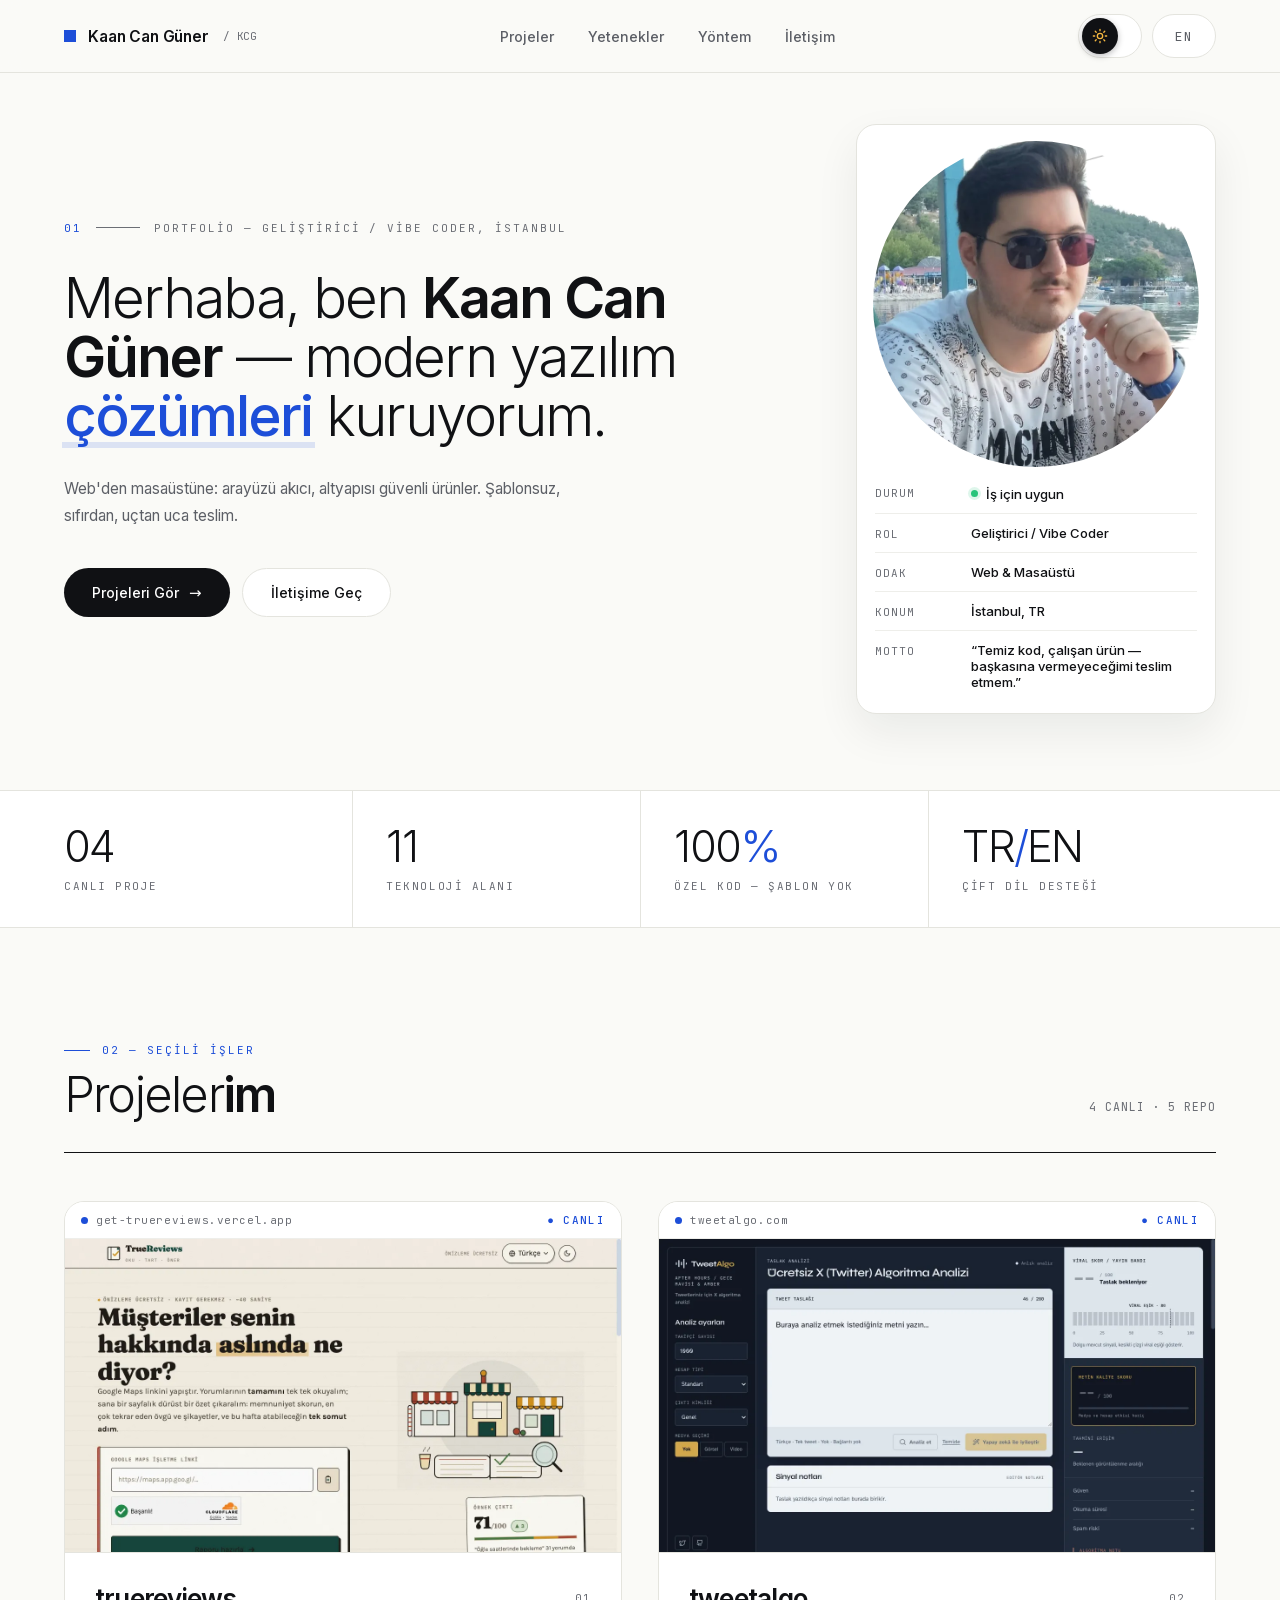
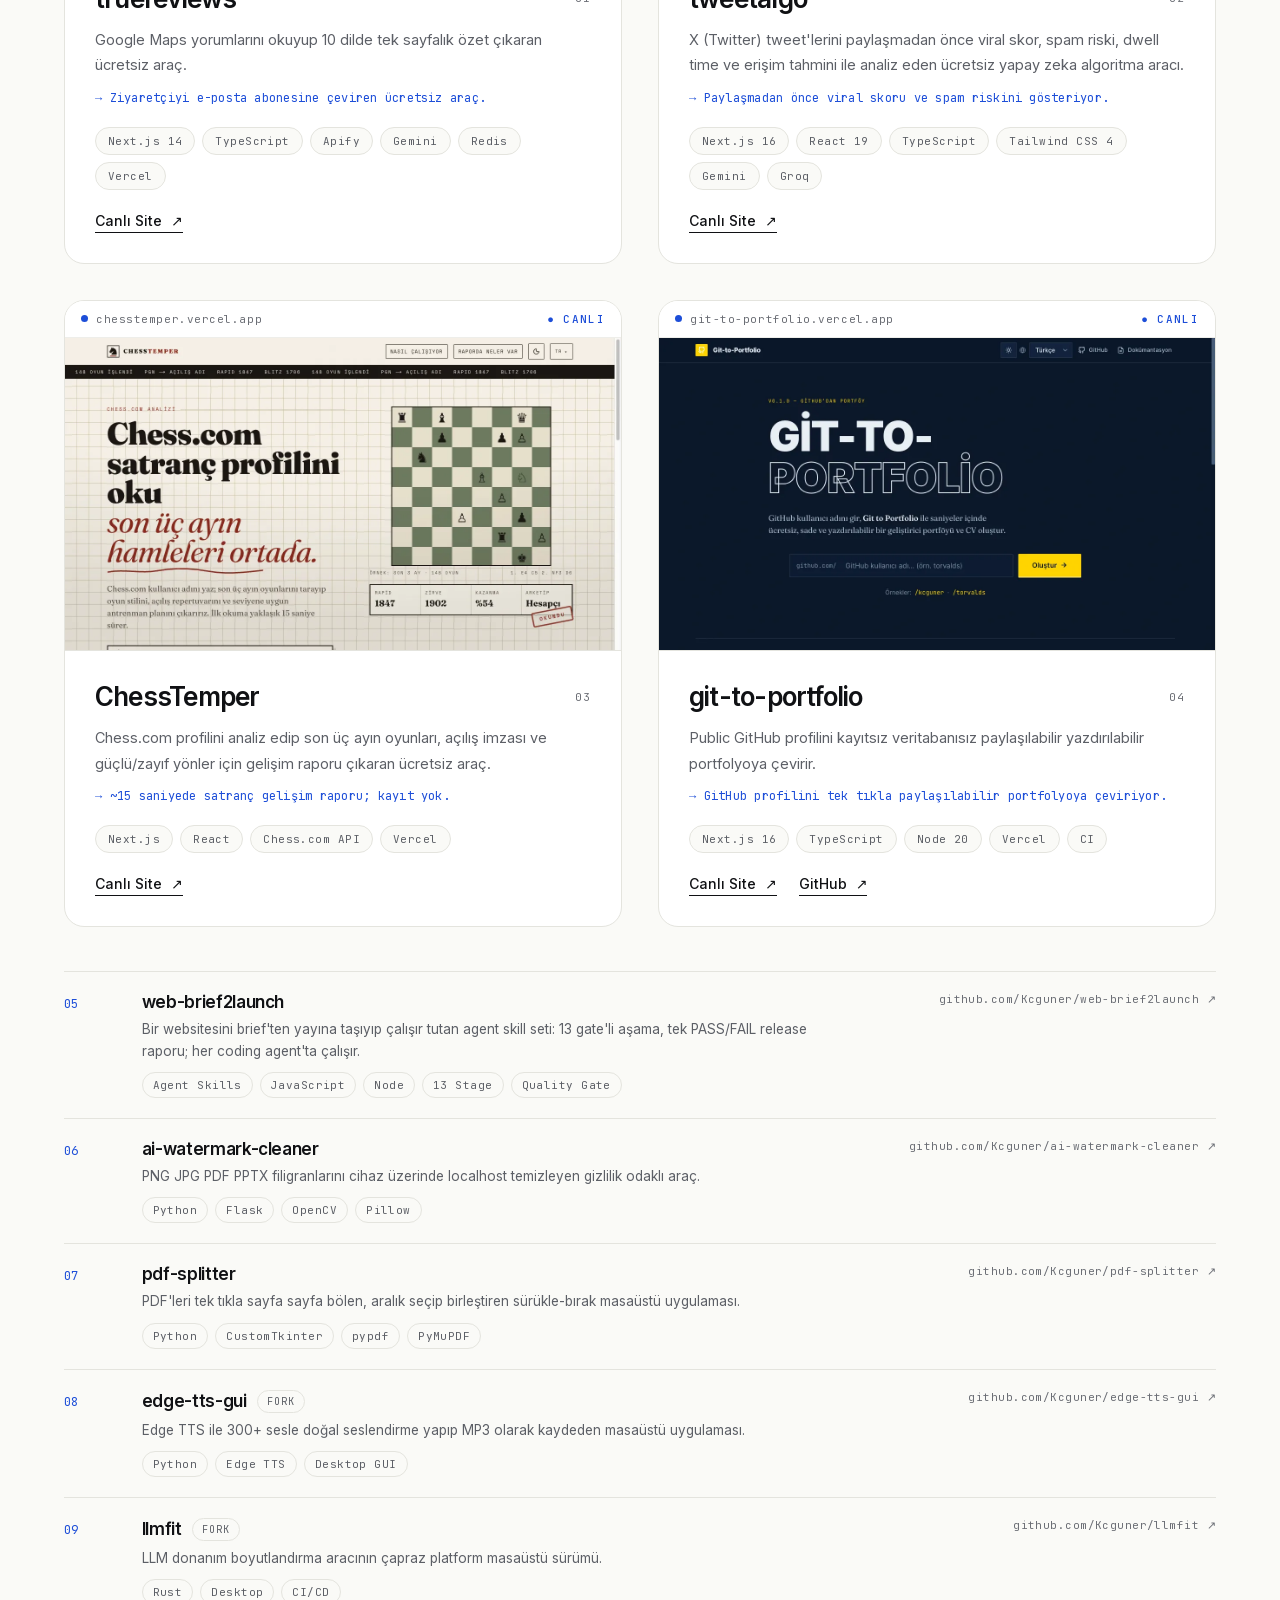
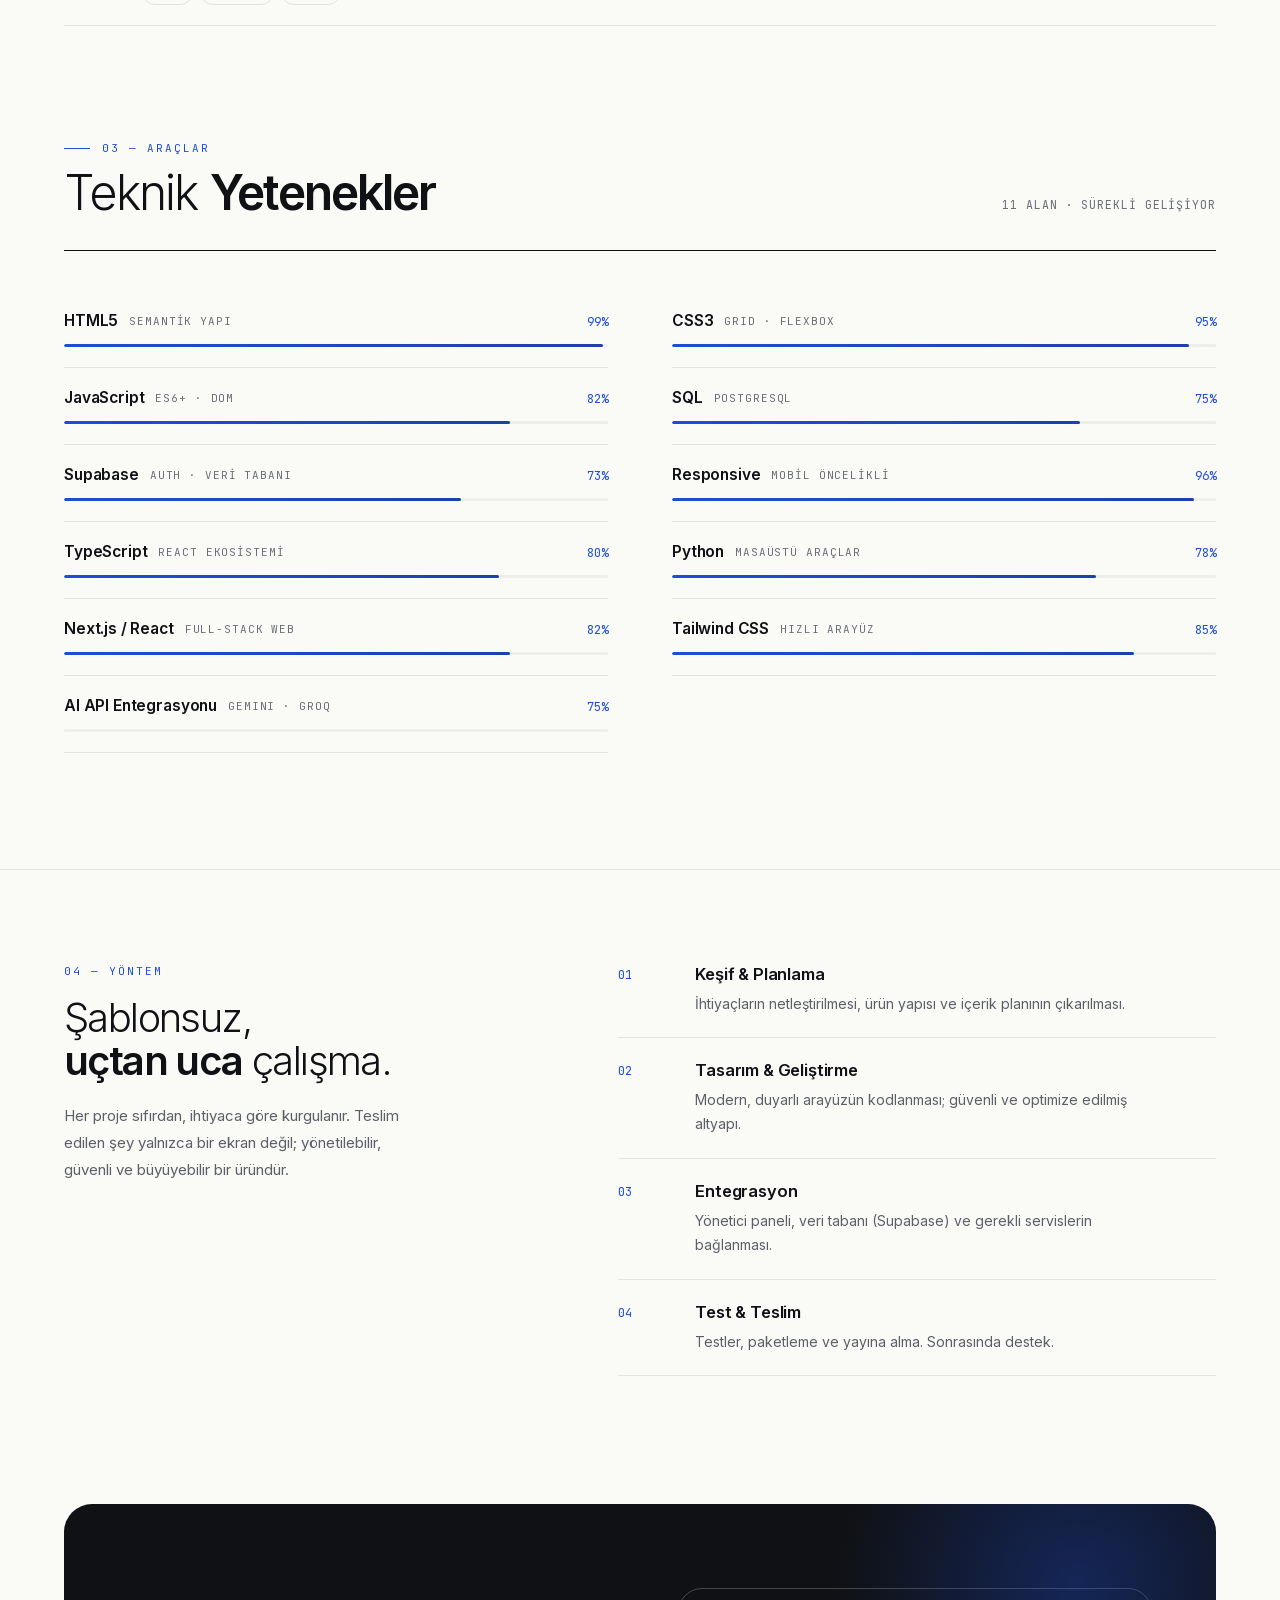
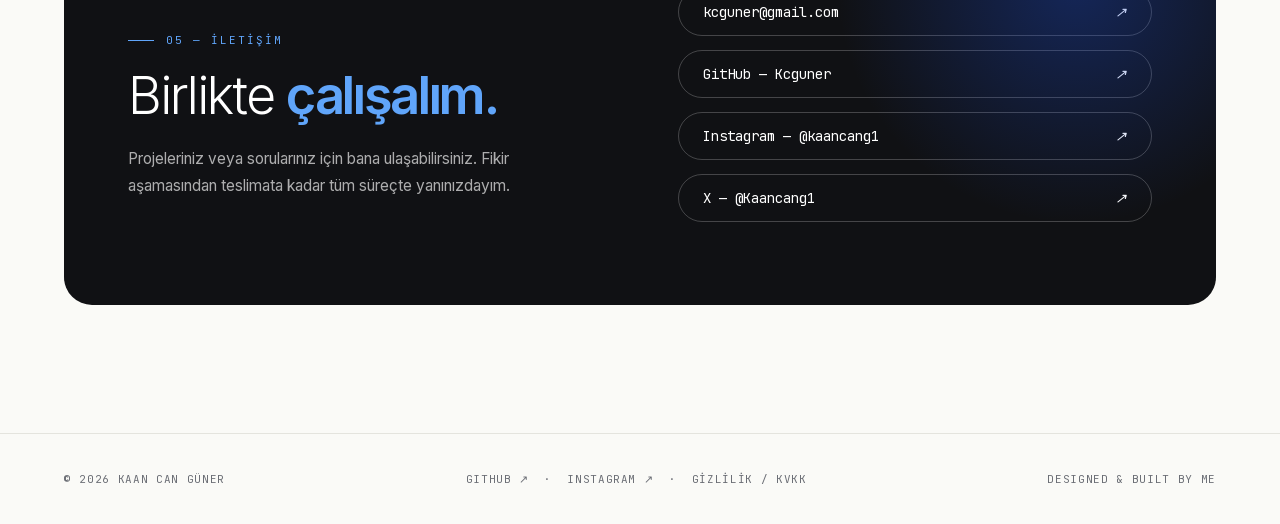
<file: index.html>
<!DOCTYPE html>
<html lang="tr" data-theme="light">
<head>
<meta charset="UTF-8">
<meta name="viewport" content="width=device-width, initial-scale=1.0">
<script>document.documentElement.classList.add('js')</script>
<title>Kaan Can Güner — Geliştirici / Vibe Coder</title>
<meta name="description" content="Kaan Can Güner — Geliştirici / Vibe Coder. Web siteleri ve masaüstü uygulamalar: şablonsuz, sıfırdan, uçtan uca teslim.">
<link rel="canonical" href="https://kcguner.github.io/profile/">
<link rel="alternate" hreflang="tr" href="https://kcguner.github.io/profile/">
<link rel="alternate" hreflang="en" href="https://kcguner.github.io/profile/en/">
<link rel="alternate" hreflang="x-default" href="https://kcguner.github.io/profile/">
<meta property="og:title" content="Kaan Can Güner — Geliştirici / Vibe Coder">
<meta property="og:description" content="Kaan Can Güner — Geliştirici / Vibe Coder. Web siteleri ve masaüstü uygulamalar: şablonsuz, sıfırdan, uçtan uca teslim.">
<meta property="og:type" content="website">
<meta property="og:url" content="https://kcguner.github.io/profile/">
<meta property="og:image" content="https://kcguner.github.io/profile/images/og-card.png">
<meta property="og:locale" content="tr_TR">
<meta property="og:locale:alternate" content="en_US">
<meta name="twitter:card" content="summary_large_image">
<meta name="twitter:title" content="Kaan Can Güner — Geliştirici / Vibe Coder">
<meta name="twitter:description" content="Kaan Can Güner — Geliştirici / Vibe Coder. Web siteleri ve masaüstü uygulamalar: şablonsuz, sıfırdan, uçtan uca teslim.">
<meta name="twitter:image" content="https://kcguner.github.io/profile/images/og-card.png">
<script type="application/ld+json">
{"@context":"https://schema.org","@type":"ProfilePage","inLanguage":"tr","mainEntity":{"@type":"Person","name":"Kaan Can Güner","jobTitle":"Geliştirici / Vibe Coder","url":"https://kcguner.github.io/profile/","image":"https://kcguner.github.io/profile/images/profile.webp","address":{"@type":"PostalAddress","addressLocality":"İstanbul","addressCountry":"TR"},"sameAs":["https://github.com/Kcguner","https://www.instagram.com/kaancang1/","https://x.com/Kaancang1"]}}
</script>
<link rel="icon" href="data:image/svg+xml,%3Csvg xmlns='http://www.w3.org/2000/svg' viewBox='0 0 64 64'%3E%3Crect width='64' height='64' rx='14' fill='%231D4ED8'/%3E%3Ctext x='32' y='46' font-family='Arial,Helvetica,sans-serif' font-size='42' font-weight='700' text-anchor='middle' fill='%23FFFFFF'%3EK%3C/text%3E%3C/svg%3E">
<link rel="preload" href="assets/fonts/inter-latin.woff2" as="font" type="font/woff2" crossorigin>
<link rel="preload" href="assets/fonts/jbmono-latin.woff2" as="font" type="font/woff2" crossorigin>
<style>
@font-face{font-family:'Inter';font-style:normal;font-weight:300 600;font-display:block;src:url(assets/fonts/inter-latin.woff2) format('woff2');unicode-range:U+0000-00FF, U+0131, U+0152-0153, U+02BB-02BC, U+02C6, U+02DA, U+02DC, U+0304, U+0308, U+0329, U+2000-206F, U+20AC, U+2122, U+2191, U+2193, U+2212, U+2215, U+FEFF, U+FFFD;}
@font-face{font-family:'Inter';font-style:normal;font-weight:300 600;font-display:block;src:url(assets/fonts/inter-latin-ext.woff2) format('woff2');unicode-range:U+0100-02BA, U+02BD-02C5, U+02C7-02CC, U+02CE-02D7, U+02DD-02FF, U+0304, U+0308, U+0329, U+1D00-1DBF, U+1E00-1E9F, U+1EF2-1EFF, U+2020, U+20A0-20AB, U+20AD-20C4, U+2113, U+2C60-2C7F, U+A720-A7FF;}
@font-face{font-family:'JetBrains Mono';font-style:normal;font-weight:400 500;font-display:block;src:url(assets/fonts/jbmono-latin.woff2) format('woff2');unicode-range:U+0000-00FF, U+0131, U+0152-0153, U+02BB-02BC, U+02C6, U+02DA, U+02DC, U+0304, U+0308, U+0329, U+2000-206F, U+20AC, U+2122, U+2191, U+2193, U+2212, U+2215, U+FEFF, U+FFFD;}
@font-face{font-family:'JetBrains Mono';font-style:normal;font-weight:400 500;font-display:block;src:url(assets/fonts/jbmono-latin-ext.woff2) format('woff2');unicode-range:U+0100-02BA, U+02BD-02C5, U+02C7-02CC, U+02CE-02D7, U+02DD-02FF, U+0304, U+0308, U+0329, U+1D00-1DBF, U+1E00-1E9F, U+1EF2-1EFF, U+2020, U+20A0-20AB, U+20AD-20C4, U+2113, U+2C60-2C7F, U+A720-A7FF;}
:root{
  --bg:#FAFAF7;
  --card:#FFFFFF;
  --ink:#101114;
  --ink-60:#5C5F66;
  --ink-40:#6B6E75;
  --line:#E4E4DE;
  --line-2:#EEEEEA;
  --acc:#1D4ED8;
  --acc-2:#1E40AF;
  --acc-soft:rgba(29,78,216,.07);
  --acc-soft-2:rgba(29,78,216,.14);
  --sans:'Inter',system-ui,sans-serif;
  --mono:'JetBrains Mono',ui-monospace,monospace;
  --gut:clamp(20px,5vw,72px);
}
[data-theme="dark"]{
  --bg:#101114;--card:#17181C;--ink:#F2F1EC;--ink-60:#A7A9B0;
  --line:#2A2B30;--line-2:#202126;--acc:#60A5FA;--acc-2:#3B82F6;--acc-soft:rgba(96,165,250,.12);--acc-soft-2:rgba(96,165,250,.22);--ink-40:#8A8C94;
}
[data-theme="dark"] nav{background:rgba(16,17,20,.85)}
[data-theme="dark"] .stats{background:#17181C}
[data-theme="dark"] .btn.ghost,[data-theme="dark"] .burger,[data-theme="dark"] .theme-btn{background:var(--card)}
[data-theme="dark"] .btn.solid{background:var(--acc);color:#101114}
[data-theme="dark"] .contact-in{background:#17181C}
[data-theme="dark"] .contact-in::before{background:radial-gradient(circle,rgba(96,165,250,.3),transparent 65%)}
[data-theme="dark"] ::selection{color:#101114}
[data-theme="dark"] .meta-card{box-shadow:0 18px 44px rgba(0,0,0,.45)}
*{margin:0;padding:0;box-sizing:border-box}
html{scroll-behavior:smooth;-webkit-text-size-adjust:100%}
section[id]{scroll-margin-top:96px}
body{background:var(--bg);color:var(--ink);font-family:var(--sans);font-weight:400;
  -webkit-font-smoothing:antialiased;overflow-x:hidden;font-size:16px}
::selection{background:var(--acc);color:#fff}
a{color:inherit;text-decoration:none}
a:focus-visible,button:focus-visible{outline:2px solid var(--acc);outline-offset:3px}
.wrap{width:100%;max-width:1280px;margin:0 auto;padding-left:var(--gut);padding-right:var(--gut)}
.mono{font-family:var(--mono)}

/* ---------- NAV ---------- */
nav{position:sticky;top:0;z-index:80;background:rgba(250,250,247,.88);backdrop-filter:blur(14px) saturate(1.4);
  border-bottom:1px solid var(--line)}
.nav-in{display:flex;align-items:center;justify-content:space-between;height:72px}
.logo{display:flex;align-items:center;gap:12px;font-weight:600;font-size:15.5px;letter-spacing:-.01em}
.logo .sq{width:12px;height:12px;background:var(--acc);flex:none;transition:transform .4s cubic-bezier(.2,.7,.3,1)}
.logo:hover .sq{transform:rotate(135deg)}
.logo small{font-family:var(--mono);font-weight:400;font-size:11px;color:var(--ink-40);margin-left:2px}
.logo .lshort{display:none}
.nav-links{display:flex;align-items:center;gap:34px}
.nav-links a{font-size:14px;font-weight:500;color:var(--ink-60);transition:color .22s;position:relative}
.nav-links a::after{content:'';position:absolute;left:0;right:0;bottom:-6px;height:2px;background:var(--acc);
  transform:scaleX(0);transform-origin:left;transition:transform .35s cubic-bezier(.2,.7,.3,1)}
.nav-links a:hover{color:var(--ink)}
.nav-links a:hover::after{transform:scaleX(1)}
.theme-btn{display:inline-flex;align-items:center;justify-content:center;width:64px;height:44px;font-family:var(--mono);font-size:13px;letter-spacing:.06em;
  color:var(--ink-60);border:1px solid var(--line);background:#fff;border-radius:100px;padding:0;cursor:pointer;transition:.28s;flex:none}
.theme-btn:hover{border-color:var(--acc);color:var(--acc)}
.theme-switch{width:64px;height:44px;display:inline-flex;align-items:center;justify-content:center;background:none;border:0;padding:0;cursor:pointer;flex:none}
.ts-track{position:relative;display:block;width:64px;height:44px;border-radius:100px;border:1px solid var(--line);background:#fff;transition:border-color .28s,background .28s}
.theme-switch:hover .ts-track{border-color:var(--acc)}
.ts-knob{position:absolute;top:3px;left:3px;width:36px;height:36px;border-radius:50%;background:var(--ink);display:flex;align-items:center;justify-content:center;box-shadow:0 2px 6px rgba(10,11,14,.28);transition:transform .3s cubic-bezier(.2,.7,.3,1),background .28s}
.ts-knob svg{width:16px;height:16px}
.ts-knob .i-sun{color:#F5B840}
.ts-knob .i-moon{display:none;color:#101114}
[data-theme="dark"] .ts-track{background:var(--card)}
[data-theme="dark"] .ts-knob{transform:translateX(20px);background:var(--acc)}
[data-theme="dark"] .ts-knob .i-sun{display:none}
[data-theme="dark"] .ts-knob .i-moon{display:block}
.burger{display:none;width:64px;height:44px;border:1px solid var(--line);border-radius:100px;background:#fff;cursor:pointer;
  align-items:center;justify-content:center;flex-direction:column;gap:5px}
.nav-act{display:flex;align-items:center;gap:10px}
.burger i{display:block;width:16px;height:1.5px;background:var(--ink)}

/* ---------- HERO ---------- */
.hero{border-bottom:1px solid var(--line)}
.hero-in{display:grid;grid-template-columns:minmax(0,1.5fr) minmax(0,1fr);gap:clamp(36px,6vw,90px);
  padding:clamp(28px,4vw,56px) var(--gut) clamp(44px,6vw,80px);align-items:center}
.kicker{display:flex;align-items:center;gap:14px;font-family:var(--mono);font-size:11px;letter-spacing:.18em;
  text-transform:uppercase;color:var(--ink-40);margin-bottom:clamp(22px,3vw,34px)}
.kicker .no{color:var(--acc)}
.kicker .rule{width:44px;height:1px;background:var(--ink-40);flex:none}
h1{font-size:clamp(32px,4.4vw,56px);font-weight:300;line-height:1.06;letter-spacing:-.035em;text-wrap:balance}
h1 b{font-weight:600}
h1 .u{position:relative;color:var(--acc);font-weight:500;white-space:nowrap}
h1 .u::after{content:'';position:absolute;left:-.04em;right:-.04em;bottom:.05em;height:.1em;background:var(--acc-soft-2);
  z-index:-1}
.hero-p{margin-top:clamp(20px,2.6vw,28px);color:var(--ink-60);font-size:clamp(15px,1.2vw,16px);line-height:1.8;max-width:min(50ch,100%)}
.hero-cta{display:flex;flex-wrap:wrap;gap:12px;margin-top:clamp(26px,3.2vw,38px)}
.btn{display:inline-flex;align-items:center;gap:10px;font-size:14px;font-weight:500;border-radius:100px;
  padding:15px 28px;transition:.3s cubic-bezier(.2,.7,.3,1)}
.btn.solid{background:var(--ink);color:#fff}
.btn.solid:hover{background:var(--acc);transform:translateY(-2px);box-shadow:0 12px 28px rgba(29,78,216,.25)}
.btn.ghost{border:1px solid var(--line);background:#fff;color:var(--ink)}
.btn.ghost:hover{border-color:var(--ink);transform:translateY(-2px)}
.btn i{font-style:normal;font-size:15px;transition:transform .3s}
.btn:hover i{transform:translateX(4px)}

/* hero side — meta card */
.meta-card{border:1px solid var(--line);background:var(--card);border-radius:20px;overflow:hidden;align-self:start;
  width:100%;max-width:360px;justify-self:end;box-shadow:0 18px 44px rgba(20,22,30,.07)}
.meta-card .ph{position:relative;aspect-ratio:1/1;overflow:hidden;border-radius:50%;margin:16px 16px 0}
.meta-card .ph img{width:100%;height:100%;object-fit:cover;transform:scale(1.07);filter:saturate(.92) contrast(1.02);
  transition:transform 1.1s cubic-bezier(.2,.7,.3,1)}
.meta-card:hover .ph img{transform:scale(1.11)}
.meta-card .rows{padding:6px 18px 12px}
.mrow{display:flex;align-items:baseline;gap:12px;padding:11px 0;border-bottom:1px solid var(--line-2);font-size:13px}
.mrow:last-child{border-bottom:0}
.mrow dt{font-family:var(--mono);font-size:11px;letter-spacing:.1em;text-transform:uppercase;color:var(--ink-40);
  width:84px;flex:none}
.mrow dd{color:var(--ink);font-weight:500}
.mrow .st{display:inline-flex;align-items:center;gap:8px}
.mrow .st i{width:7px;height:7px;border-radius:50%;background:#27C47A;box-shadow:0 0 0 3px rgba(39,196,122,.15);font-style:normal;flex:none}

/* ---------- STATS BAR ---------- */
.stats{border-bottom:1px solid var(--line);background:#fff}
.stats-in{display:grid;grid-template-columns:repeat(4,1fr)}
.stat{padding:clamp(22px,3vw,34px) 0;border-left:1px solid var(--line);padding-left:clamp(18px,2.6vw,34px)}
.stat:first-child{border-left:0;padding-left:0}
.stat b{display:block;font-size:clamp(26px,3.4vw,44px);font-weight:300;letter-spacing:-.04em;line-height:1}
.stat b em{font-style:normal;color:var(--acc)}
.stat span{display:block;font-family:var(--mono);font-size:11px;letter-spacing:.14em;text-transform:uppercase;
  color:var(--ink-40);margin-top:10px}

/* ---------- SECTION HEAD ---------- */
.sec{padding-top:clamp(60px,9vw,120px)}
.shead{display:flex;align-items:flex-end;justify-content:space-between;gap:20px;flex-wrap:wrap;
  padding-bottom:clamp(22px,3vw,32px);border-bottom:1px solid var(--ink)}
.shead .l .lbl{font-family:var(--mono);font-size:11px;letter-spacing:.18em;text-transform:uppercase;
  color:var(--acc);margin-bottom:14px;display:flex;align-items:center;gap:12px}
.shead .l .lbl::before{content:'';width:26px;height:1px;background:var(--acc)}
.shead h2{font-size:clamp(28px,4vw,48px);font-weight:300;letter-spacing:-.04em;line-height:1.02}
.shead h2 b{font-weight:600}
.shead .r{font-family:var(--mono);font-size:11.5px;letter-spacing:.08em;color:var(--ink-40);padding-bottom:6px}

/* ---------- PROJECTS ---------- */
.pgrid{display:grid;grid-template-columns:repeat(2,minmax(0,1fr));gap:clamp(22px,3vw,36px);
  padding-top:clamp(30px,4vw,48px)}
.pcard{border:1px solid var(--line);border-radius:20px;background:var(--card);overflow:hidden;
  transition:transform .4s cubic-bezier(.2,.7,.3,1),box-shadow .4s,border-color .4s;display:flex;flex-direction:column}
.pcard:hover{transform:translateY(-7px);box-shadow:0 26px 56px rgba(20,22,30,.11);border-color:var(--acc-soft-2)}
.pframe{position:relative;border-bottom:1px solid var(--line);background:var(--card)}
.pframe .bar{display:flex;align-items:center;gap:8px;padding:11px 16px;border-bottom:1px solid var(--line-2);
  font-family:var(--mono);font-size:11px;letter-spacing:.05em;color:var(--ink-40)}
.pframe .bar .dot{width:7px;height:7px;border-radius:50%;background:var(--acc);flex:none}
.pframe .bar .u{overflow:hidden;text-overflow:ellipsis;white-space:nowrap}
.pframe .bar .live{margin-left:auto;color:var(--acc);font-weight:500;letter-spacing:.12em;flex:none}
.pframe .poster{width:100%;aspect-ratio:16/9;border:0;display:block;background:var(--card)}
.pframe .in{overflow:hidden}
.poster{position:relative;display:block;width:100%;border:0;padding:0;cursor:pointer;overflow:hidden;background:var(--card);
  aspect-ratio:16/9}
.poster img{width:100%;height:100%;object-fit:cover;object-position:top center;display:block;
  transition:transform .9s cubic-bezier(.2,.7,.3,1)}
.pcard:hover .poster img{transform:scale(1.03)}
.poster .ov{position:absolute;inset:0;display:flex;flex-direction:column;align-items:center;justify-content:center;gap:8px;
  background:rgba(16,17,20,.58);color:#fff;font-family:var(--mono);font-size:12.5px;letter-spacing:.05em;
  opacity:0;transition:.32s;text-align:center;padding:14px}
.poster .ov small{font-size:11px;color:rgba(255,255,255,.78)}
.pcard:hover .poster .ov{opacity:1}
.poster .blk{position:absolute;top:12px;right:12px;background:rgba(16,17,20,.85);color:#fff;
  font-family:var(--mono);font-size:10.5px;letter-spacing:.09em;padding:6px 11px;border-radius:100px;z-index:2;
  opacity:0;transition:opacity .3s}
.pcard:hover .poster .blk,.poster:focus-visible .blk{opacity:1}
.pbody{padding:clamp(22px,2.6vw,30px);display:flex;flex-direction:column;flex:1}
.pbody .top{display:flex;align-items:center;justify-content:space-between;gap:14px;flex-wrap:wrap}
.pbody h3{font-size:clamp(20px,2.2vw,26px);font-weight:600;letter-spacing:-.03em}
.pbody .yr{font-family:var(--mono);font-size:11px;color:var(--ink-40);letter-spacing:.1em;flex:none}
.pbody p{margin-top:13px;color:var(--ink-60);font-size:14.5px;line-height:1.75}
.pbody .result{margin-top:10px;font-family:var(--mono);font-size:12px;letter-spacing:.02em;color:var(--acc)}
.ptech{display:flex;flex-wrap:wrap;gap:7px;margin-top:18px}
.ptech span{font-family:var(--mono);font-size:11px;letter-spacing:.04em;color:var(--ink-60);
  background:var(--bg);border:1px solid var(--line);border-radius:100px;padding:6px 12px;transition:.25s}
.pcard:hover .ptech span{border-color:var(--acc-soft-2);background:var(--acc-soft)}
.plink{margin-top:auto;padding-top:22px;display:inline-flex;align-items:center;gap:9px;align-self:flex-start;
  font-size:14px;font-weight:500;color:var(--ink);border-bottom:1px solid var(--ink);padding-bottom:3px;transition:.28s}
.plink i{font-style:normal;transition:transform .3s}
.plink:hover{color:var(--acc);border-color:var(--acc)}
.plink:hover i{transform:translate(3px,-3px)}
.plinks{margin-top:auto;padding-top:22px;display:flex;flex-wrap:wrap;gap:22px}
.plinks .plink{margin-top:0;padding-top:0}
.ttlwrap{display:flex;align-items:center;gap:10px;min-width:0}
.ttlwrap h3{overflow-wrap:anywhere}
.fork{font-family:var(--mono);font-size:10px;letter-spacing:.1em;color:var(--ink-60);border:1px solid var(--line);
  border-radius:100px;padding:4px 9px;flex:none}

/* ---------- REPO LIST — compact secondary rows ---------- */
.rlist{margin-top:clamp(26px,3.4vw,44px);border-top:1px solid var(--line)}
.rrow{display:grid;grid-template-columns:52px minmax(0,1fr) auto;gap:clamp(14px,2vw,26px);
  padding:20px 0;border-bottom:1px solid var(--line);align-items:start;transition:background .3s}
.rrow:focus-within{background:var(--acc-soft)}
.rrow .n{font-family:var(--mono);font-size:12px;color:var(--acc);padding-top:4px}
.rrow .top{display:flex;align-items:center;gap:10px;flex-wrap:wrap}
.rrow h3{font-size:17px;font-weight:600;letter-spacing:-.02em;overflow-wrap:anywhere}
.rrow p{margin-top:6px;color:var(--ink-60);font-size:13.5px;line-height:1.65;max-width:75ch}
.rrow .ptech{margin-top:10px}
.rrow .ptech span{padding:5px 10px}
.rrow .side{display:flex;flex-direction:column;align-items:flex-end;gap:8px}
.rrow .ru{display:inline-flex;align-items:center;font-family:var(--mono);font-size:11px;color:var(--ink-40);
  letter-spacing:.04em;overflow-wrap:anywhere;text-align:right;transition:color .25s}
.rrow .ru:hover{color:var(--acc)}

/* ---------- SKILLS ---------- */
.skills{margin-top:clamp(26px,3.4vw,40px);display:grid;grid-template-columns:repeat(2,minmax(0,1fr));
  column-gap:clamp(30px,5vw,72px)}
.skl{padding:20px 0;border-bottom:1px solid var(--line)}
.skl .t{display:flex;align-items:baseline;justify-content:space-between;gap:12px}
.skl .t .nm{font-size:15.5px;font-weight:600;letter-spacing:-.01em;display:flex;align-items:center;gap:11px;min-width:0}
.skl .t .nm small{font-family:var(--mono);font-weight:400;font-size:11px;color:var(--ink-40);letter-spacing:.08em;overflow-wrap:anywhere}
.skl .t .pc{font-family:var(--mono);font-size:12px;color:var(--acc)}
.skl .bar{margin-top:14px;height:3px;background:var(--line-2);border-radius:100px;overflow:hidden}
.skl .bar i{display:block;height:100%;width:0;border-radius:100px;
  background:linear-gradient(90deg,var(--acc),var(--acc-2));transition:width 1.25s cubic-bezier(.2,.7,.3,1)}

/* ---------- PROCESS — swiss numbered list ---------- */
.proc{margin-top:clamp(60px,9vw,120px);border-top:1px solid var(--line);padding-top:clamp(40px,6vw,72px);
  display:grid;grid-template-columns:minmax(0,.9fr) minmax(0,1.1fr);gap:clamp(32px,5vw,80px)}
.proc .l h2{font-size:clamp(26px,3.4vw,40px);font-weight:300;letter-spacing:-.04em;line-height:1.06}
.proc .l h2 b{font-weight:600}
.proc .l p{margin-top:20px;color:var(--ink-60);font-size:15px;line-height:1.8;max-width:38ch}
.steps{display:flex;flex-direction:column}
.step{display:grid;grid-template-columns:52px minmax(0,1fr);gap:clamp(14px,2vw,26px);padding:22px 0;
  border-bottom:1px solid var(--line);transition:background .3s}
.step:focus-within{background:var(--acc-soft)}
.step .n{font-family:var(--mono);font-size:12px;color:var(--acc);padding-top:3px}
.step h3{font-size:16.5px;font-weight:600;letter-spacing:-.01em}
.step p{margin-top:8px;color:var(--ink-60);font-size:14px;line-height:1.7;max-width:52ch}

/* ---------- CONTACT ---------- */
.contact{margin-top:clamp(66px,10vw,130px);color:#fff;
  margin-bottom:clamp(66px,10vw,130px);position:relative}
.contact-in{display:grid;grid-template-columns:1fr 1fr;gap:clamp(36px,6vw,90px);align-items:center;
  padding:clamp(44px,6.5vw,90px) clamp(28px,5vw,72px);position:relative;
  background:var(--ink);border-radius:28px;overflow:hidden}
.contact-in::before{content:'';position:absolute;top:-180px;right:-120px;width:520px;height:520px;border-radius:50%;
  background:radial-gradient(circle,rgba(29,78,216,.35),transparent 65%);pointer-events:none}
.contact .lbl{font-family:var(--mono);font-size:11px;letter-spacing:.18em;text-transform:uppercase;
  color:#60A5FA;margin-bottom:18px;display:flex;align-items:center;gap:12px}
.contact .lbl::before{content:'';width:26px;height:1px;background:#60A5FA}
.contact h2{font-size:clamp(30px,4.2vw,52px);font-weight:300;letter-spacing:-.045em;line-height:1.04}
.contact h2 b{font-weight:600;color:#60A5FA}
.contact p{margin-top:22px;color:rgba(255,255,255,.66);font-size:15.5px;line-height:1.8;max-width:40ch}
.contact .mail{display:inline-flex;align-items:center;gap:11px;margin-top:28px;font-family:var(--mono);
  font-size:14px;color:#fff;border:1px solid rgba(255,255,255,.22);border-radius:100px;padding:14px 24px;transition:.3s}
.contact .mail:hover{border-color:#60A5FA;color:#60A5FA}
.cform.chan{display:flex;flex-direction:column;gap:14px;align-items:stretch}
.cform.chan .mail{margin-top:0;justify-content:space-between}

/* ---------- FOOTER ---------- */
footer{border-top:1px solid var(--line)}
.foot{display:flex;align-items:center;justify-content:space-between;gap:14px;flex-wrap:wrap;
  padding-top:32px;padding-bottom:32px;font-family:var(--mono);font-size:11px;letter-spacing:.06em;color:var(--ink-40)}
.foot a{display:inline-block;padding:6px 0;transition:color .25s}
.foot a:hover{color:var(--acc)}

/* ---------- REVEAL ---------- */
.js .rv{opacity:0;transition:opacity .8s cubic-bezier(.2,.7,.3,1)}
.rv.in{opacity:1}
.skip{position:absolute;left:-9999px;top:0;background:var(--acc);color:#fff;padding:10px 18px;border-radius:0 0 10px 0;z-index:200;font-size:14px}
.skip:focus{left:0}

@media(max-width:1000px){
  .hero-in{grid-template-columns:1fr;align-items:start}
  .meta-card{max-width:440px;margin-inline:auto}
  .stats-in{grid-template-columns:repeat(2,1fr)}
  .stat:nth-child(odd){border-left:0;padding-left:0}
  .stat{padding-bottom:22px}
  .stat:nth-child(-n+2){border-bottom:1px solid var(--line)}
  .pgrid{grid-template-columns:1fr}
  .skills{grid-template-columns:1fr}
  .proc{grid-template-columns:1fr}
  .contact-in{grid-template-columns:1fr}
}
@media(max-width:1000px){
  .nav-links{position:fixed;inset:72px 0 auto;flex-direction:column;align-items:flex-start;gap:0;
    background:var(--bg);border-bottom:1px solid var(--line);padding:10px var(--gut) 22px;
    transform:translateY(-10px);opacity:0;pointer-events:none;transition:.28s}
  .nav-links.open{transform:none;opacity:1;pointer-events:auto}
  .nav-links a{padding:15px 0;border-bottom:1px solid var(--line-2);width:100%;font-size:15px}
  .nav-links a::after{display:none}
  .burger{display:flex}
  .logo small,.logo .lname{display:none}
  .logo .lshort{display:inline}
  .logo{font-size:15px;gap:10px}
  .burger i{width:18px;height:2px}
  .plink{min-height:44px}
  .foot a{min-height:44px;display:inline-flex;align-items:center}
  .rrow .ru{min-height:44px}
}
@media(max-width:620px){
  :root{--gut:24px}
  .stats-in{grid-template-columns:1fr}
  .stat{border-left:0;padding-left:0;border-bottom:1px solid var(--line);padding-bottom:20px}
  .stat:last-child{border-bottom:0}
  .foot{flex-direction:column;align-items:flex-start;gap:9px}
  .plink{padding:10px 0}
  .rrow{grid-template-columns:34px minmax(0,1fr);padding:18px 0}
  .rrow .side{grid-column:2;flex-direction:row;align-items:center;justify-content:flex-start;gap:14px;flex-wrap:wrap}
  .rrow .ru{text-align:left}
}
@media(max-width:400px){
  .nav-act{gap:6px}
  .contact .mail{font-size:12.5px;padding:13px 18px;overflow-wrap:anywhere}
}
@media(prefers-reduced-motion:reduce){
  *{animation:none!important;transition-duration:.01ms!important;transition-delay:0ms!important}
  .js .rv{opacity:1;transform:none}
  .skl .bar i{width:var(--w)}
}
@media (hover:none){.poster .ov{opacity:1}.poster .blk{display:none}}
</style>
</head>
<body>
<a class="skip" href="#main">İçeriğe geç</a>

<nav>
  <div class="wrap nav-in">
    <a href="#" class="logo"><span class="sq"></span><span class="lname">Kaan Can Güner</span><span class="lshort">KCG</span><small>/ KCG</small></a>
    <div class="nav-links" id="navLinks">
      <a href="#projeler">Projeler</a>
      <a href="#yetenek">Yetenekler</a>
      <a href="#yontem">Yöntem</a>
      <a href="#iletisim">İletişim</a>
    </div>
    <div class="nav-act">
      <button class="theme-switch" id="themeBtn" type="button" role="switch" aria-checked="false" aria-label="Koyu tema" title="Tema">
        <span class="ts-track">
          <span class="ts-knob">
            <svg class="i-sun" viewBox="0 0 24 24" fill="none" stroke="currentColor" stroke-width="2" stroke-linecap="round" aria-hidden="true"><circle cx="12" cy="12" r="4"/><path d="M12 2v2M12 20v2M4.9 4.9l1.4 1.4M17.7 17.7l1.4 1.4M2 12h2M20 12h2M4.9 19.1l1.4-1.4M17.7 6.3l1.4-1.4"/></svg>
            <svg class="i-moon" viewBox="0 0 24 24" fill="currentColor" aria-hidden="true"><path d="M21 12.8A9 9 0 1 1 11.2 3a7 7 0 0 0 9.8 9.8z"/></svg>
          </span>
        </span>
      </button>
      <a class="theme-btn" href="en/" hreflang="en" lang="en" aria-label="English version">EN</a>
      <button class="burger" id="burger" type="button" aria-label="Menü" aria-expanded="false" aria-controls="navLinks"><i></i><i></i></button>
    </div>
  </div>
</nav>

<section class="hero" id="main">
  <div class="wrap hero-in">
    <div>
      <p class="kicker"><span class="no">01</span><span class="rule"></span> Portfolio — Geliştirici / Vibe Coder, İstanbul</p>
      <h1>Merhaba, ben <b>Kaan Can Güner</b> — modern yazılım <span class="u">çözümleri</span> kuruyorum.</h1>
      <p class="hero-p">Web'den masaüstüne: arayüzü akıcı, altyapısı güvenli ürünler. Şablonsuz, sıfırdan, uçtan uca teslim.</p>
      <div class="hero-cta">
        <a href="#projeler" class="btn solid">Projeleri Gör <i>→</i></a>
        <a href="#iletisim" class="btn ghost">İletişime Geç</a>
      </div>
    </div>
    <aside class="meta-card rv">
      <div class="ph">
        <img src="images/profile.webp" alt="Kaan Can Güner" width="800" height="800" fetchpriority="high">
      </div>
      <dl class="rows">
        <div class="mrow"><dt>Durum</dt><dd><span class="st"><i></i>İş için uygun</span></dd></div>
        <div class="mrow"><dt>Rol</dt><dd>Geliştirici / Vibe Coder</dd></div>
        <div class="mrow"><dt>Odak</dt><dd>Web &amp; Masaüstü</dd></div>
        <div class="mrow"><dt>Konum</dt><dd>İstanbul, TR</dd></div>
        <div class="mrow"><dt>Motto</dt><dd>“Temiz kod, çalışan ürün — başkasına vermeyeceğimi teslim etmem.”</dd></div>
      </dl>
    </aside>
  </div>
</section>

<div class="stats">
  <div class="wrap stats-in">
    <div class="stat"><b>04</b><span>Canlı Proje</span></div>
    <div class="stat"><b>11</b><span>Teknoloji Alanı</span></div>
    <div class="stat"><b>100<em>%</em></b><span>Özel Kod — Şablon Yok</span></div>
    <div class="stat"><b>TR<em>/</em>EN</b><span>Çift Dil Desteği</span></div>
  </div>
</div>

<section class="sec wrap" id="projeler">
  <div class="shead">
    <div class="l">
      <p class="lbl">02 — Seçili İşler</p>
      <h2>Projeler<b>im</b></h2>
    </div>
    <span class="r">4 CANLI · 5 REPO</span>
  </div>

  <div class="pgrid">
    <article class="pcard rv">
      <div class="pframe">
        <div class="bar"><span class="dot"></span><span class="u">get-truereviews.vercel.app</span><span class="live">● CANLI</span></div>
        <div class="in">
          <a class="poster" href="https://get-truereviews.vercel.app" target="_blank" rel="noopener" aria-label="truereviews canlı siteyi yeni sekmede aç">
            <span class="blk">Vercel — yeni sekmede aç</span>
            <img src="images/projects/truereviews.webp" alt="truereviews canlı sitesi — Google yorum analizi hero ekranı" width="1280" height="720" loading="lazy">
            <span class="ov">Canlı Site ↗<small>yeni sekmede açılır · gömülü önizleme kapalı</small></span>
          </a>
        </div>
      </div>
      <div class="pbody">
        <div class="top"><span class="ttlwrap"><h3>truereviews</h3></span><span class="yr">01</span></div>
        <p>Google Maps yorumlarını okuyup 10 dilde tek sayfalık özet çıkaran ücretsiz araç.</p>
        <p class="result">→ Ziyaretçiyi e-posta abonesine çeviren ücretsiz araç.</p>
        <div class="ptech"><span>Next.js 14</span><span>TypeScript</span><span>Apify</span><span>Gemini</span><span>Redis</span><span>Vercel</span></div>
        <div class="plinks">
          <a href="https://get-truereviews.vercel.app" target="_blank" rel="noopener" class="plink">Canlı Site <i>↗</i></a>
        </div>
      </div>
    </article>

    <article class="pcard rv">
      <div class="pframe">
        <div class="bar"><span class="dot"></span><span class="u">tweetalgo.com</span><span class="live">● CANLI</span></div>
        <div class="in">
          <a class="poster" href="https://tweetalgo.com/" target="_blank" rel="noopener" aria-label="tweetalgo canlı siteyi yeni sekmede aç">
            <span class="blk">Canlı site — yeni sekmede aç</span>
            <img src="images/projects/tweetalgo.webp" alt="tweetalgo canlı sitesi — X algoritma analizi hero ekranı" width="1280" height="720" loading="lazy">
            <span class="ov">Canlı Site ↗<small>yeni sekmede açılır · gömülü önizleme kapalı</small></span>
          </a>
        </div>
      </div>
      <div class="pbody">
        <div class="top"><span class="ttlwrap"><h3>tweetalgo</h3></span><span class="yr">02</span></div>
        <p>X (Twitter) tweet'lerini paylaşmadan önce viral skor, spam riski, dwell time ve erişim tahmini ile analiz eden ücretsiz yapay zeka algoritma aracı.</p>
        <p class="result">→ Paylaşmadan önce viral skoru ve spam riskini gösteriyor.</p>
        <div class="ptech"><span>Next.js 16</span><span>React 19</span><span>TypeScript</span><span>Tailwind CSS 4</span><span>Gemini</span><span>Groq</span></div>
        <div class="plinks">
          <a href="https://tweetalgo.com/" target="_blank" rel="noopener" class="plink">Canlı Site <i>↗</i></a>
        </div>
      </div>
    </article>

    <article class="pcard rv">
      <div class="pframe">
        <div class="bar"><span class="dot"></span><span class="u">chesstemper.vercel.app</span><span class="live">● CANLI</span></div>
        <div class="in">
          <a class="poster" href="https://chesstemper.vercel.app/" target="_blank" rel="noopener" aria-label="ChessTemper canlı siteyi yeni sekmede aç">
            <span class="blk">Vercel — yeni sekmede aç</span>
            <img src="images/projects/chess.webp" alt="ChessTemper canlı sitesi — Chess.com satranç analizi hero ekranı" width="1280" height="720" loading="lazy">
            <span class="ov">Canlı Site ↗<small>yeni sekmede açılır · gömülü önizleme kapalı</small></span>
          </a>
        </div>
      </div>
      <div class="pbody">
        <div class="top"><span class="ttlwrap"><h3>ChessTemper</h3></span><span class="yr">03</span></div>
        <p>Chess.com profilini analiz edip son üç ayın oyunları, açılış imzası ve güçlü/zayıf yönler için gelişim raporu çıkaran ücretsiz araç.</p>
        <p class="result">→ ~15 saniyede satranç gelişim raporu; kayıt yok.</p>
        <div class="ptech"><span>Next.js</span><span>React</span><span>Chess.com API</span><span>Vercel</span></div>
        <div class="plinks">
          <a href="https://chesstemper.vercel.app/" target="_blank" rel="noopener" class="plink">Canlı Site <i>↗</i></a>
        </div>
      </div>
    </article>

    <article class="pcard rv">
      <div class="pframe">
        <div class="bar"><span class="dot"></span><span class="u">git-to-portfolio.vercel.app</span><span class="live">● CANLI</span></div>
        <div class="in">
          <a class="poster" href="https://git-to-portfolio.vercel.app" target="_blank" rel="noopener" aria-label="git-to-portfolio canlı siteyi yeni sekmede aç">
            <span class="blk">Vercel — yeni sekmede aç</span>
            <img src="images/projects/git-to-portfolio.webp" alt="git-to-portfolio canlı sitesi — GitHub portföy hero ekranı" width="1280" height="720" loading="lazy">
            <span class="ov">Canlı Site ↗<small>yeni sekmede açılır · gömülü önizleme kapalı</small></span>
          </a>
        </div>
      </div>
      <div class="pbody">
        <div class="top"><span class="ttlwrap"><h3>git-to-portfolio</h3></span><span class="yr">04</span></div>
        <p>Public GitHub profilini kayıtsız veritabanısız paylaşılabilir yazdırılabilir portfolyoya çevirir.</p>
        <p class="result">→ GitHub profilini tek tıkla paylaşılabilir portfolyoya çeviriyor.</p>
        <div class="ptech"><span>Next.js 16</span><span>TypeScript</span><span>Node 20</span><span>Vercel</span><span>CI</span></div>
        <div class="plinks">
          <a href="https://git-to-portfolio.vercel.app" target="_blank" rel="noopener" class="plink">Canlı Site <i>↗</i></a>
          <a href="https://github.com/Kcguner/git-to-portfolio" target="_blank" rel="noopener" class="plink">GitHub <i>↗</i></a>
        </div>
      </div>
    </article>

  </div>

  <div class="rlist">
    <article class="rrow rv">
      <span class="n">05</span>
      <div class="main">
        <div class="top"><h3>web-brief2launch</h3></div>
        <p>Bir websitesini brief'ten yayına taşıyıp çalışır tutan agent skill seti: 13 gate'li aşama, tek PASS/FAIL release raporu; her coding agent'ta çalışır.</p>
        <div class="ptech"><span>Agent Skills</span><span>JavaScript</span><span>Node</span><span>13 Stage</span><span>Quality Gate</span></div>
      </div>
      <div class="side">
        <a class="ru" href="https://github.com/Kcguner/web-brief2launch" target="_blank" rel="noopener">github.com/Kcguner/web-brief2launch ↗</a>
      </div>
    </article>

    <article class="rrow rv">
      <span class="n">06</span>
      <div class="main">
        <div class="top"><h3>ai-watermark-cleaner</h3></div>
        <p>PNG JPG PDF PPTX filigranlarını cihaz üzerinde localhost temizleyen gizlilik odaklı araç.</p>
        <div class="ptech"><span>Python</span><span>Flask</span><span>OpenCV</span><span>Pillow</span></div>
      </div>
      <div class="side">
        <a class="ru" href="https://github.com/Kcguner/ai-watermark-cleaner" target="_blank" rel="noopener">github.com/Kcguner/ai-watermark-cleaner ↗</a>
      </div>
    </article>

    <article class="rrow rv">
      <span class="n">07</span>
      <div class="main">
        <div class="top"><h3>pdf-splitter</h3></div>
        <p>PDF'leri tek tıkla sayfa sayfa bölen, aralık seçip birleştiren sürükle-bırak masaüstü uygulaması.</p>
        <div class="ptech"><span>Python</span><span>CustomTkinter</span><span>pypdf</span><span>PyMuPDF</span></div>
      </div>
      <div class="side">
        <a class="ru" href="https://github.com/Kcguner/pdf-splitter" target="_blank" rel="noopener">github.com/Kcguner/pdf-splitter ↗</a>
      </div>
    </article>

    <article class="rrow rv">
      <span class="n">08</span>
      <div class="main">
        <div class="top"><h3>edge-tts-gui</h3><span class="fork">FORK</span></div>
        <p>Edge TTS ile 300+ sesle doğal seslendirme yapıp MP3 olarak kaydeden masaüstü uygulaması.</p>
        <div class="ptech"><span>Python</span><span>Edge TTS</span><span>Desktop GUI</span></div>
      </div>
      <div class="side">
        <a class="ru" href="https://github.com/Kcguner/edge-tts-gui" target="_blank" rel="noopener">github.com/Kcguner/edge-tts-gui ↗</a>
      </div>
    </article>

    <article class="rrow rv">
      <span class="n">09</span>
      <div class="main">
        <div class="top"><h3>llmfit</h3><span class="fork">FORK</span></div>
        <p>LLM donanım boyutlandırma aracının çapraz platform masaüstü sürümü.</p>
        <div class="ptech"><span>Rust</span><span>Desktop</span><span>CI/CD</span></div>
      </div>
      <div class="side">
        <a class="ru" href="https://github.com/Kcguner/llmfit" target="_blank" rel="noopener">github.com/Kcguner/llmfit ↗</a>
      </div>
    </article>
  </div>
</section>

<section class="sec wrap" id="yetenek">
  <div class="shead">
    <div class="l">
      <p class="lbl">03 — Araçlar</p>
      <h2>Teknik <b>Yetenekler</b></h2>
    </div>
    <span class="r">11 ALAN · SÜREKLİ GELİŞİYOR</span>
  </div>
  <div class="skills" id="skillList">
    <div class="skl"><div class="t"><span class="nm">HTML5 <small>SEMANTİK YAPI</small></span><span class="pc">99%</span></div><div class="bar"><i data-w="99%"></i></div></div>
    <div class="skl"><div class="t"><span class="nm">CSS3 <small>GRID · FLEXBOX</small></span><span class="pc">95%</span></div><div class="bar"><i data-w="95%"></i></div></div>
    <div class="skl"><div class="t"><span class="nm">JavaScript <small>ES6+ · DOM</small></span><span class="pc">82%</span></div><div class="bar"><i data-w="82%"></i></div></div>
    <div class="skl"><div class="t"><span class="nm">SQL <small>POSTGRESQL</small></span><span class="pc">75%</span></div><div class="bar"><i data-w="75%"></i></div></div>
    <div class="skl"><div class="t"><span class="nm">Supabase <small>AUTH · VERİ TABANI</small></span><span class="pc">73%</span></div><div class="bar"><i data-w="73%"></i></div></div>
    <div class="skl"><div class="t"><span class="nm">Responsive <small>MOBİL ÖNCELİKLİ</small></span><span class="pc">96%</span></div><div class="bar"><i data-w="96%"></i></div></div>
    <div class="skl"><div class="t"><span class="nm">TypeScript <small>REACT EKOSİSTEMİ</small></span><span class="pc">80%</span></div><div class="bar"><i data-w="80%"></i></div></div>
    <div class="skl"><div class="t"><span class="nm">Python <small>MASAÜSTÜ ARAÇLAR</small></span><span class="pc">78%</span></div><div class="bar"><i data-w="78%"></i></div></div>
    <div class="skl"><div class="t"><span class="nm">Next.js / React <small>FULL-STACK WEB</small></span><span class="pc">82%</span></div><div class="bar"><i data-w="82%"></i></div></div>
    <div class="skl"><div class="t"><span class="nm">Tailwind CSS <small>HIZLI ARAYÜZ</small></span><span class="pc">85%</span></div><div class="bar"><i data-w="85%"></i></div></div>
    <div class="skl"><div class="t"><span class="nm">AI API Entegrasyonu <small>GEMINI · GROQ</small></span><span class="pc">75%</span></div><div class="bar"><i data-w="75%"></i></div></div>
  </div>
</section>

<section class="proc wrap" id="yontem">
  <div class="l rv">
    <p class="lbl" style="font-family:var(--mono);font-size:11px;letter-spacing:.18em;text-transform:uppercase;color:var(--acc);margin-bottom:16px">04 — Yöntem</p>
    <h2>Şablonsuz,<br><b>uçtan uca</b> çalışma.</h2>
    <p>Her proje sıfırdan, ihtiyaca göre kurgulanır. Teslim edilen şey yalnızca bir ekran değil; yönetilebilir, güvenli ve büyüyebilir bir üründür.</p>
  </div>
  <div class="steps">
    <div class="step rv"><span class="n">01</span><div><h3>Keşif &amp; Planlama</h3><p>İhtiyaçların netleştirilmesi, ürün yapısı ve içerik planının çıkarılması.</p></div></div>
    <div class="step rv"><span class="n">02</span><div><h3>Tasarım &amp; Geliştirme</h3><p>Modern, duyarlı arayüzün kodlanması; güvenli ve optimize edilmiş altyapı.</p></div></div>
    <div class="step rv"><span class="n">03</span><div><h3>Entegrasyon</h3><p>Yönetici paneli, veri tabanı (Supabase) ve gerekli servislerin bağlanması.</p></div></div>
    <div class="step rv"><span class="n">04</span><div><h3>Test &amp; Teslim</h3><p>Testler, paketleme ve yayına alma. Sonrasında destek.</p></div></div>
  </div>
</section>

<section class="contact wrap" id="iletisim">
  <div class="contact-in">
    <div>
      <p class="lbl">05 — İletişim</p>
      <h2>Birlikte <b>çalışalım.</b></h2>
      <p>Projeleriniz veya sorularınız için bana ulaşabilirsiniz. Fikir aşamasından teslimata kadar tüm süreçte
        yanınızdayım.</p>
    </div>
    <div class="cform chan">
      <a class="mail" href="mailto:kcguner@gmail.com">kcguner@gmail.com <i>↗</i></a>
      <a class="mail" href="https://github.com/Kcguner" target="_blank" rel="noopener">GitHub — Kcguner <i>↗</i></a>
      <a class="mail" href="https://www.instagram.com/kaancang1/" target="_blank" rel="noopener">Instagram — @kaancang1 <i>↗</i></a>
      <a class="mail" href="https://x.com/Kaancang1" target="_blank" rel="noopener">X — @Kaancang1 <i>↗</i></a>
    </div>
  </div>
</section>

<footer>
  <div class="wrap foot">
    <span>© 2026 KAAN CAN GÜNER</span>
    <span><a href="https://github.com/Kcguner" target="_blank" rel="noopener">GITHUB ↗</a> &nbsp;·&nbsp; <a href="https://www.instagram.com/kaancang1" target="_blank" rel="noopener">INSTAGRAM ↗</a> &nbsp;·&nbsp; <a href="gizlilik.html">GİZLİLİK / KVKK</a></span>
    <span>DESIGNED &amp; BUILT BY ME</span>
  </div>
</footer>

<script>
(function(){
  var bl=document.getElementById('burger'),nl=document.getElementById('navLinks');
  bl.addEventListener('click',function(){var o=nl.classList.toggle('open');bl.setAttribute('aria-expanded',o)});
  nl.addEventListener('click',function(e){if(e.target.tagName==='A')nl.classList.remove('open')});

  var io=new IntersectionObserver(function(es){
    es.forEach(function(e){if(e.isIntersecting){e.target.classList.add('in');io.unobserve(e.target)}});
  },{threshold:.1,rootMargin:'0px 0px -50px 0px'});
  document.querySelectorAll('.rv').forEach(function(el,i){el.style.transitionDelay=(i%3)*80+'ms';io.observe(el)});

  var sio=new IntersectionObserver(function(es){
    es.forEach(function(e){
      if(e.isIntersecting){
        e.target.querySelectorAll('.bar i').forEach(function(b,i){setTimeout(function(){b.style.width=b.dataset.w},i*90)});
        sio.unobserve(e.target);
      }
    });
  },{threshold:.2});
  var sl=document.getElementById('skillList');if(sl)sio.observe(sl);

  // güvenlik ağı: JS gecikirse içerik gizli kalmasın
  setTimeout(function(){
    document.querySelectorAll('.rv').forEach(function(el){
      var r=el.getBoundingClientRect();
      if(r.top<innerHeight*1.2){el.classList.add('in');io.unobserve(el)}
    });
  },400);

  // tema değiştirici
  var tb=document.getElementById('themeBtn');
  var saved=null;try{saved=localStorage.getItem('site-theme')}catch(e){}
  var theme=saved||((window.matchMedia&&window.matchMedia('(prefers-color-scheme: dark)').matches)?'dark':'light');
  document.documentElement.dataset.theme=theme;
  if(tb){
    tb.setAttribute('aria-checked',String(theme==='dark'));
    tb.addEventListener('click',function(){
      theme=document.documentElement.dataset.theme==='dark'?'light':'dark';
      document.documentElement.dataset.theme=theme;
      tb.setAttribute('aria-checked',String(theme==='dark'));
      try{localStorage.setItem('site-theme',theme)}catch(e){}
    });
  }
})();
</script>
</body>
</html>
</file>
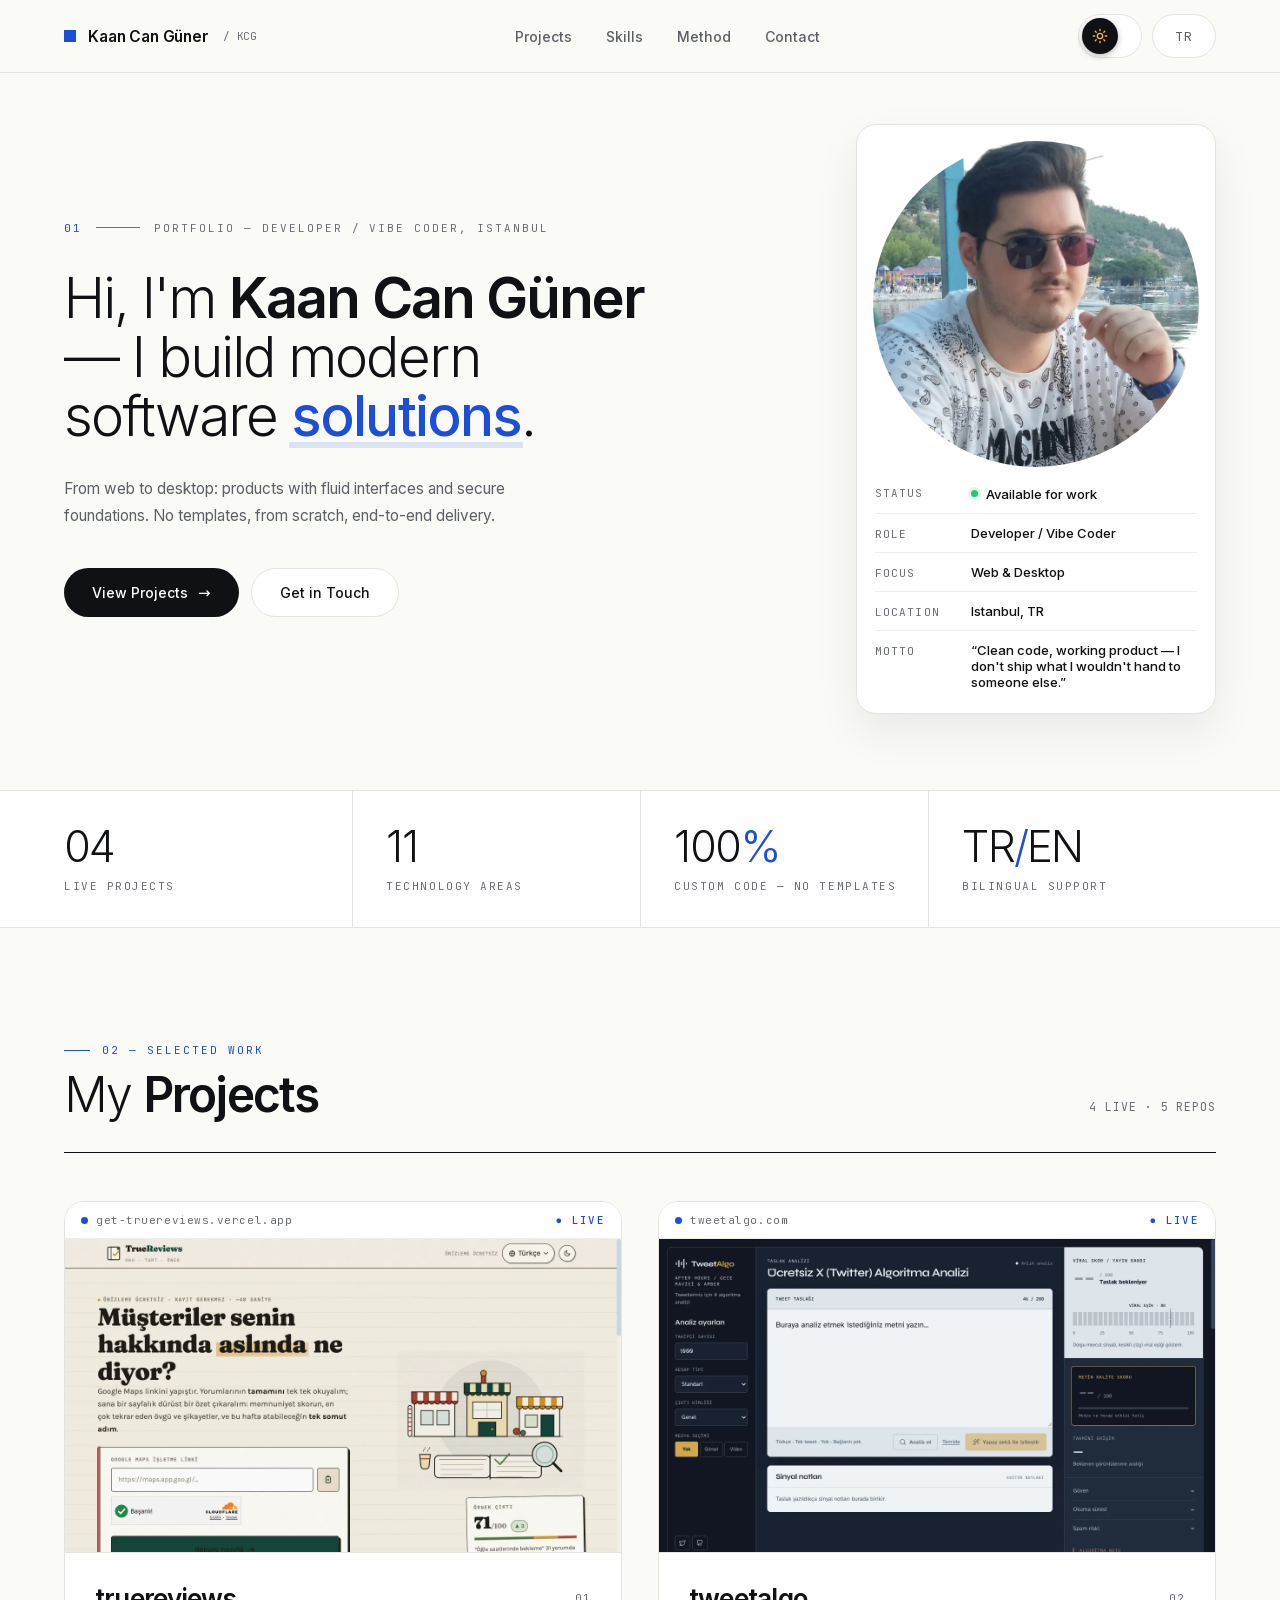
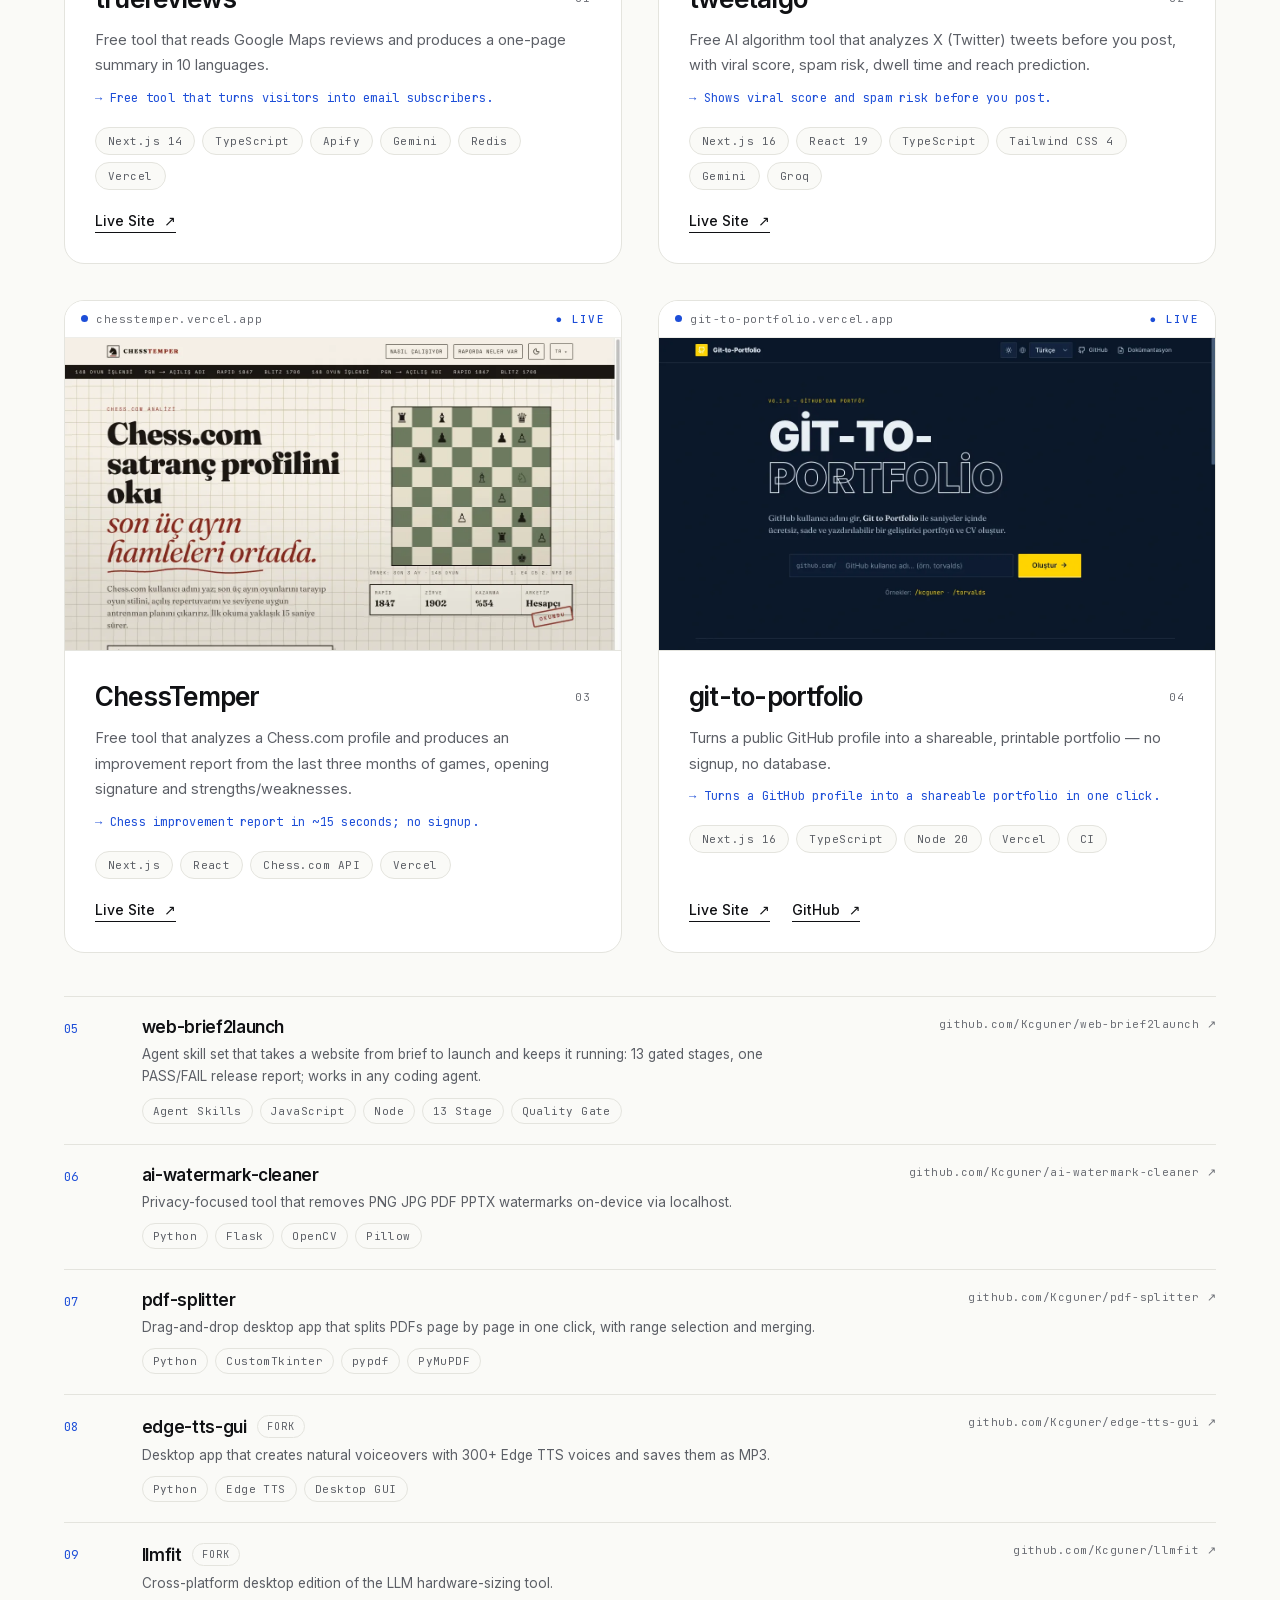
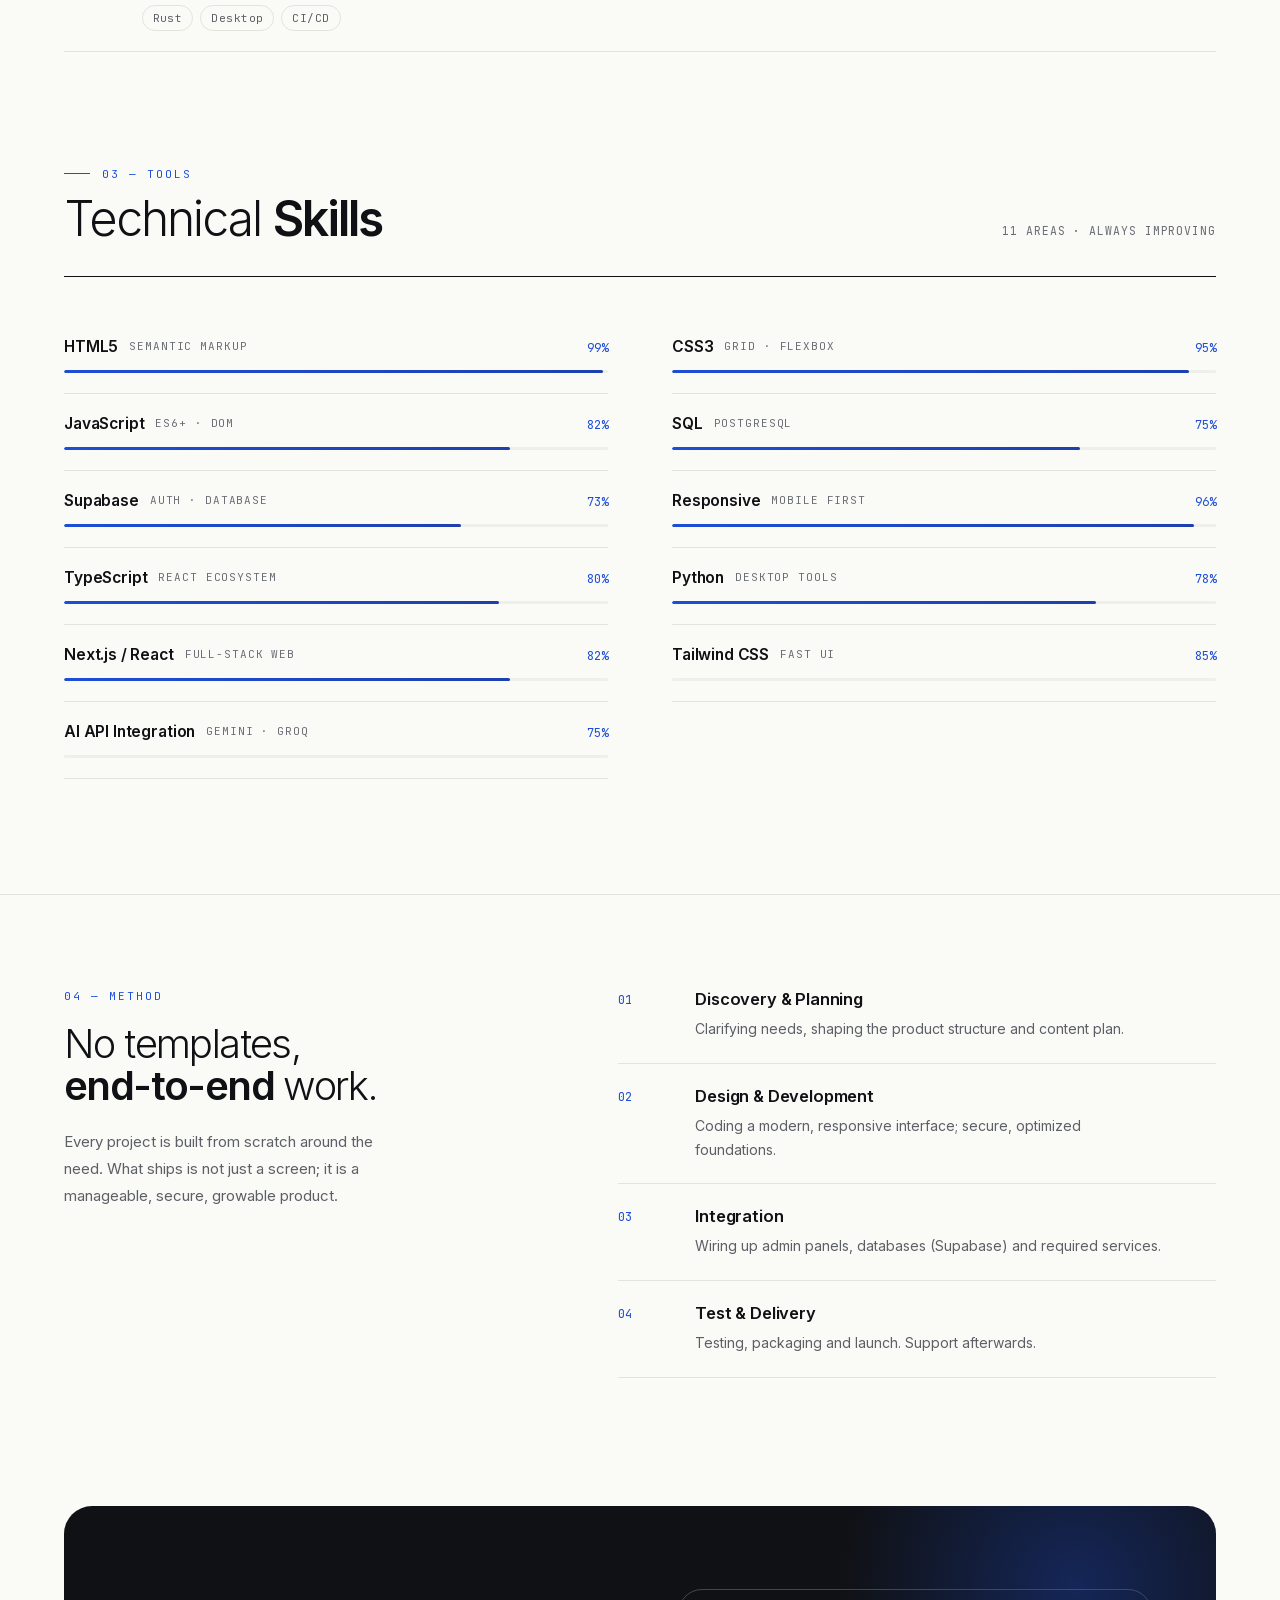
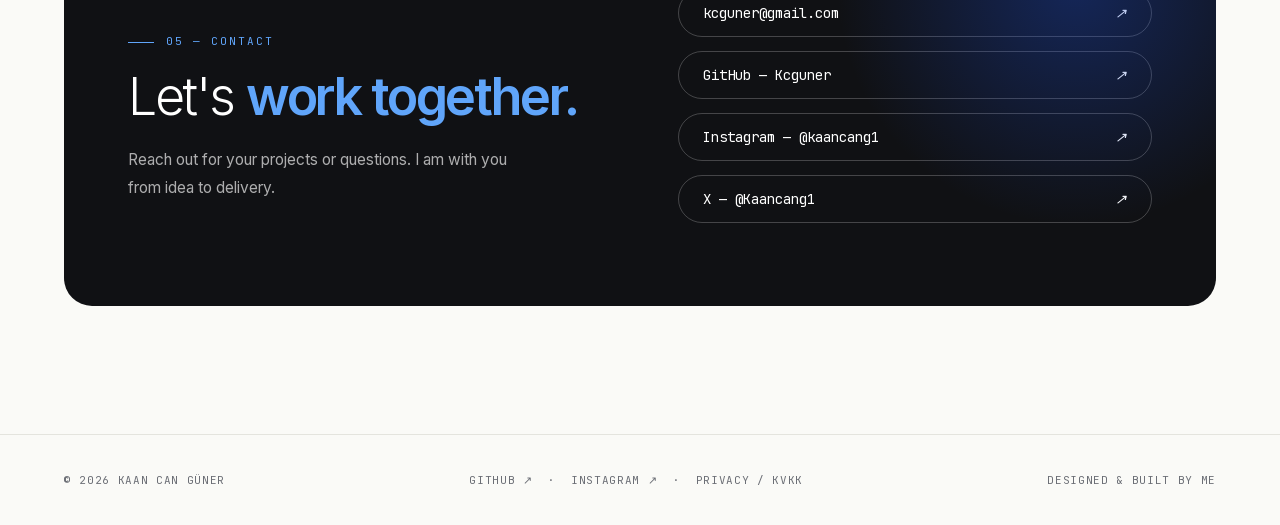
<file: en/index.html>
<!DOCTYPE html>
<html lang="en" data-theme="light">
<head>
<meta charset="UTF-8">
<meta name="viewport" content="width=device-width, initial-scale=1.0">
<script>document.documentElement.classList.add('js')</script>
<title>Kaan Can Güner — Developer / Vibe Coder</title>
<meta name="description" content="Kaan Can Güner — Developer / Vibe Coder. Websites and desktop apps: no templates, from scratch, end-to-end delivery.">
<link rel="canonical" href="https://kcguner.github.io/profile/en/">
<link rel="alternate" hreflang="tr" href="https://kcguner.github.io/profile/">
<link rel="alternate" hreflang="en" href="https://kcguner.github.io/profile/en/">
<link rel="alternate" hreflang="x-default" href="https://kcguner.github.io/profile/">
<meta property="og:title" content="Kaan Can Güner — Developer / Vibe Coder">
<meta property="og:description" content="Kaan Can Güner — Developer / Vibe Coder. Websites and desktop apps: no templates, from scratch, end-to-end delivery.">
<meta property="og:type" content="website">
<meta property="og:url" content="https://kcguner.github.io/profile/en/">
<meta property="og:image" content="https://kcguner.github.io/profile/images/og-card.png">
<meta property="og:locale" content="en_US">
<meta property="og:locale:alternate" content="tr_TR">
<meta name="twitter:card" content="summary_large_image">
<meta name="twitter:title" content="Kaan Can Güner — Developer / Vibe Coder">
<meta name="twitter:description" content="Kaan Can Güner — Developer / Vibe Coder. Websites and desktop apps: no templates, from scratch, end-to-end delivery.">
<meta name="twitter:image" content="https://kcguner.github.io/profile/images/og-card.png">
<script type="application/ld+json">
{"@context":"https://schema.org","@type":"ProfilePage","inLanguage":"en","mainEntity":{"@type":"Person","name":"Kaan Can Güner","jobTitle":"Developer / Vibe Coder","url":"https://kcguner.github.io/profile/","image":"https://kcguner.github.io/profile/images/profile.webp","address":{"@type":"PostalAddress","addressLocality":"Istanbul","addressCountry":"TR"},"sameAs":["https://github.com/Kcguner","https://www.instagram.com/kaancang1/","https://x.com/Kaancang1"]}}
</script>
<link rel="icon" href="data:image/svg+xml,%3Csvg xmlns='http://www.w3.org/2000/svg' viewBox='0 0 64 64'%3E%3Crect width='64' height='64' rx='14' fill='%231D4ED8'/%3E%3Ctext x='32' y='46' font-family='Arial,Helvetica,sans-serif' font-size='42' font-weight='700' text-anchor='middle' fill='%23FFFFFF'%3EK%3C/text%3E%3C/svg%3E">
<link rel="preload" href="../assets/fonts/inter-latin.woff2" as="font" type="font/woff2" crossorigin>
<link rel="preload" href="../assets/fonts/jbmono-latin.woff2" as="font" type="font/woff2" crossorigin>
<style>
@font-face{font-family:'Inter';font-style:normal;font-weight:300 600;font-display:block;src:url(../assets/fonts/inter-latin.woff2) format('woff2');unicode-range:U+0000-00FF, U+0131, U+0152-0153, U+02BB-02BC, U+02C6, U+02DA, U+02DC, U+0304, U+0308, U+0329, U+2000-206F, U+20AC, U+2122, U+2191, U+2193, U+2212, U+2215, U+FEFF, U+FFFD;}
@font-face{font-family:'Inter';font-style:normal;font-weight:300 600;font-display:block;src:url(../assets/fonts/inter-latin-ext.woff2) format('woff2');unicode-range:U+0100-02BA, U+02BD-02C5, U+02C7-02CC, U+02CE-02D7, U+02DD-02FF, U+0304, U+0308, U+0329, U+1D00-1DBF, U+1E00-1E9F, U+1EF2-1EFF, U+2020, U+20A0-20AB, U+20AD-20C4, U+2113, U+2C60-2C7F, U+A720-A7FF;}
@font-face{font-family:'JetBrains Mono';font-style:normal;font-weight:400 500;font-display:block;src:url(../assets/fonts/jbmono-latin.woff2) format('woff2');unicode-range:U+0000-00FF, U+0131, U+0152-0153, U+02BB-02BC, U+02C6, U+02DA, U+02DC, U+0304, U+0308, U+0329, U+2000-206F, U+20AC, U+2122, U+2191, U+2193, U+2212, U+2215, U+FEFF, U+FFFD;}
@font-face{font-family:'JetBrains Mono';font-style:normal;font-weight:400 500;font-display:block;src:url(../assets/fonts/jbmono-latin-ext.woff2) format('woff2');unicode-range:U+0100-02BA, U+02BD-02C5, U+02C7-02CC, U+02CE-02D7, U+02DD-02FF, U+0304, U+0308, U+0329, U+1D00-1DBF, U+1E00-1E9F, U+1EF2-1EFF, U+2020, U+20A0-20AB, U+20AD-20C4, U+2113, U+2C60-2C7F, U+A720-A7FF;}
:root{
  --bg:#FAFAF7;
  --card:#FFFFFF;
  --ink:#101114;
  --ink-60:#5C5F66;
  --ink-40:#6B6E75;
  --line:#E4E4DE;
  --line-2:#EEEEEA;
  --acc:#1D4ED8;
  --acc-2:#1E40AF;
  --acc-soft:rgba(29,78,216,.07);
  --acc-soft-2:rgba(29,78,216,.14);
  --sans:'Inter',system-ui,sans-serif;
  --mono:'JetBrains Mono',ui-monospace,monospace;
  --gut:clamp(20px,5vw,72px);
}
[data-theme="dark"]{
  --bg:#101114;--card:#17181C;--ink:#F2F1EC;--ink-60:#A7A9B0;
  --line:#2A2B30;--line-2:#202126;--acc:#60A5FA;--acc-2:#3B82F6;--acc-soft:rgba(96,165,250,.12);--acc-soft-2:rgba(96,165,250,.22);--ink-40:#8A8C94;
}
[data-theme="dark"] nav{background:rgba(16,17,20,.85)}
[data-theme="dark"] .stats{background:#17181C}
[data-theme="dark"] .btn.ghost,[data-theme="dark"] .burger,[data-theme="dark"] .theme-btn{background:var(--card)}
[data-theme="dark"] .btn.solid{background:var(--acc);color:#101114}
[data-theme="dark"] .contact-in{background:#17181C}
[data-theme="dark"] .meta-card{box-shadow:0 18px 44px rgba(0,0,0,.45)}
[data-theme="dark"] .contact-in::before{background:radial-gradient(circle,rgba(96,165,250,.3),transparent 65%)}
[data-theme="dark"] ::selection{color:#101114}
*{margin:0;padding:0;box-sizing:border-box}
html{scroll-behavior:smooth;-webkit-text-size-adjust:100%}
section[id]{scroll-margin-top:96px}
body{background:var(--bg);color:var(--ink);font-family:var(--sans);font-weight:400;
  -webkit-font-smoothing:antialiased;overflow-x:hidden;font-size:16px}
::selection{background:var(--acc);color:#fff}
a{color:inherit;text-decoration:none}
a:focus-visible,button:focus-visible{outline:2px solid var(--acc);outline-offset:3px}
.wrap{width:100%;max-width:1280px;margin:0 auto;padding-left:var(--gut);padding-right:var(--gut)}
.mono{font-family:var(--mono)}

/* ---------- NAV ---------- */
nav{position:sticky;top:0;z-index:80;background:rgba(250,250,247,.88);backdrop-filter:blur(14px) saturate(1.4);
  border-bottom:1px solid var(--line)}
.nav-in{display:flex;align-items:center;justify-content:space-between;height:72px}
.logo{display:flex;align-items:center;gap:12px;font-weight:600;font-size:15.5px;letter-spacing:-.01em}
.logo .sq{width:12px;height:12px;background:var(--acc);flex:none;transition:transform .4s cubic-bezier(.2,.7,.3,1)}
.logo:hover .sq{transform:rotate(135deg)}
.logo small{font-family:var(--mono);font-weight:400;font-size:11px;color:var(--ink-40);margin-left:2px}
.logo .lshort{display:none}
.nav-links{display:flex;align-items:center;gap:34px}
.nav-links a{font-size:14px;font-weight:500;color:var(--ink-60);transition:color .22s;position:relative}
.nav-links a::after{content:'';position:absolute;left:0;right:0;bottom:-6px;height:2px;background:var(--acc);
  transform:scaleX(0);transform-origin:left;transition:transform .35s cubic-bezier(.2,.7,.3,1)}
.nav-links a:hover{color:var(--ink)}
.nav-links a:hover::after{transform:scaleX(1)}
.theme-btn{display:inline-flex;align-items:center;justify-content:center;width:64px;height:44px;font-family:var(--mono);font-size:13px;letter-spacing:.06em;
  color:var(--ink-60);border:1px solid var(--line);background:#fff;border-radius:100px;padding:0;cursor:pointer;transition:.28s;flex:none}
.theme-btn:hover{border-color:var(--acc);color:var(--acc)}
.theme-switch{width:64px;height:44px;display:inline-flex;align-items:center;justify-content:center;background:none;border:0;padding:0;cursor:pointer;flex:none}
.ts-track{position:relative;display:block;width:64px;height:44px;border-radius:100px;border:1px solid var(--line);background:#fff;transition:border-color .28s,background .28s}
.theme-switch:hover .ts-track{border-color:var(--acc)}
.ts-knob{position:absolute;top:3px;left:3px;width:36px;height:36px;border-radius:50%;background:var(--ink);display:flex;align-items:center;justify-content:center;box-shadow:0 2px 6px rgba(10,11,14,.28);transition:transform .3s cubic-bezier(.2,.7,.3,1),background .28s}
.ts-knob svg{width:16px;height:16px}
.ts-knob .i-sun{color:#F5B840}
.ts-knob .i-moon{display:none;color:#101114}
[data-theme="dark"] .ts-track{background:var(--card)}
[data-theme="dark"] .ts-knob{transform:translateX(20px);background:var(--acc)}
[data-theme="dark"] .ts-knob .i-sun{display:none}
[data-theme="dark"] .ts-knob .i-moon{display:block}
.burger{display:none;width:64px;height:44px;border:1px solid var(--line);border-radius:100px;background:#fff;cursor:pointer;
  align-items:center;justify-content:center;flex-direction:column;gap:5px}
.nav-act{display:flex;align-items:center;gap:10px}
.burger i{display:block;width:16px;height:1.5px;background:var(--ink)}

/* ---------- HERO ---------- */
.hero{border-bottom:1px solid var(--line)}
.hero-in{display:grid;grid-template-columns:minmax(0,1.5fr) minmax(0,1fr);gap:clamp(36px,6vw,90px);
  padding:clamp(28px,4vw,56px) var(--gut) clamp(44px,6vw,80px);align-items:center}
.kicker{display:flex;align-items:center;gap:14px;font-family:var(--mono);font-size:11px;letter-spacing:.18em;
  text-transform:uppercase;color:var(--ink-40);margin-bottom:clamp(22px,3vw,34px)}
.kicker .no{color:var(--acc)}
.kicker .rule{width:44px;height:1px;background:var(--ink-40);flex:none}
h1{font-size:clamp(32px,4.4vw,56px);font-weight:300;line-height:1.06;letter-spacing:-.035em;text-wrap:balance}
h1 b{font-weight:600}
h1 .u{position:relative;color:var(--acc);font-weight:500;white-space:nowrap}
h1 .u::after{content:'';position:absolute;left:-.04em;right:-.04em;bottom:.05em;height:.1em;background:var(--acc-soft-2);
  z-index:-1}
.hero-p{margin-top:clamp(20px,2.6vw,28px);color:var(--ink-60);font-size:clamp(15px,1.2vw,16px);line-height:1.8;max-width:min(50ch,100%)}
.hero-cta{display:flex;flex-wrap:wrap;gap:12px;margin-top:clamp(26px,3.2vw,38px)}
.btn{display:inline-flex;align-items:center;gap:10px;font-size:14px;font-weight:500;border-radius:100px;
  padding:15px 28px;transition:.3s cubic-bezier(.2,.7,.3,1)}
.btn.solid{background:var(--ink);color:#fff}
.btn.solid:hover{background:var(--acc);transform:translateY(-2px);box-shadow:0 12px 28px rgba(29,78,216,.25)}
.btn.ghost{border:1px solid var(--line);background:#fff;color:var(--ink)}
.btn.ghost:hover{border-color:var(--ink);transform:translateY(-2px)}
.btn i{font-style:normal;font-size:15px;transition:transform .3s}
.btn:hover i{transform:translateX(4px)}

/* hero side — meta card */
.meta-card{border:1px solid var(--line);background:var(--card);border-radius:20px;overflow:hidden;align-self:start;
  width:100%;max-width:360px;justify-self:end;box-shadow:0 18px 44px rgba(20,22,30,.07)}
.meta-card .ph{position:relative;aspect-ratio:1/1;overflow:hidden;border-radius:50%;margin:16px 16px 0}
.meta-card .ph img{width:100%;height:100%;object-fit:cover;transform:scale(1.07);filter:saturate(.92) contrast(1.02);
  transition:transform 1.1s cubic-bezier(.2,.7,.3,1)}
.meta-card:hover .ph img{transform:scale(1.11)}
.meta-card .rows{padding:6px 18px 12px}
.mrow{display:flex;align-items:baseline;gap:12px;padding:11px 0;border-bottom:1px solid var(--line-2);font-size:13px}
.mrow:last-child{border-bottom:0}
.mrow dt{font-family:var(--mono);font-size:11px;letter-spacing:.1em;text-transform:uppercase;color:var(--ink-40);
  width:84px;flex:none}
.mrow dd{color:var(--ink);font-weight:500}
.mrow .st{display:inline-flex;align-items:center;gap:8px}
.mrow .st i{width:7px;height:7px;border-radius:50%;background:#27C47A;box-shadow:0 0 0 3px rgba(39,196,122,.15);font-style:normal;flex:none}

/* ---------- STATS BAR ---------- */
.stats{border-bottom:1px solid var(--line);background:#fff}
.stats-in{display:grid;grid-template-columns:repeat(4,1fr)}
.stat{padding:clamp(22px,3vw,34px) 0;border-left:1px solid var(--line);padding-left:clamp(18px,2.6vw,34px)}
.stat:first-child{border-left:0;padding-left:0}
.stat b{display:block;font-size:clamp(26px,3.4vw,44px);font-weight:300;letter-spacing:-.04em;line-height:1}
.stat b em{font-style:normal;color:var(--acc)}
.stat span{display:block;font-family:var(--mono);font-size:11px;letter-spacing:.14em;text-transform:uppercase;
  color:var(--ink-40);margin-top:10px}

/* ---------- SECTION HEAD ---------- */
.sec{padding-top:clamp(60px,9vw,120px)}
.shead{display:flex;align-items:flex-end;justify-content:space-between;gap:20px;flex-wrap:wrap;
  padding-bottom:clamp(22px,3vw,32px);border-bottom:1px solid var(--ink)}
.shead .l .lbl{font-family:var(--mono);font-size:11px;letter-spacing:.18em;text-transform:uppercase;
  color:var(--acc);margin-bottom:14px;display:flex;align-items:center;gap:12px}
.shead .l .lbl::before{content:'';width:26px;height:1px;background:var(--acc)}
.shead h2{font-size:clamp(28px,4vw,48px);font-weight:300;letter-spacing:-.04em;line-height:1.02}
.shead h2 b{font-weight:600}
.shead .r{font-family:var(--mono);font-size:11.5px;letter-spacing:.08em;color:var(--ink-40);padding-bottom:6px}

/* ---------- PROJECTS ---------- */
.pgrid{display:grid;grid-template-columns:repeat(2,minmax(0,1fr));gap:clamp(22px,3vw,36px);
  padding-top:clamp(30px,4vw,48px)}
.pcard{border:1px solid var(--line);border-radius:20px;background:var(--card);overflow:hidden;
  transition:transform .4s cubic-bezier(.2,.7,.3,1),box-shadow .4s,border-color .4s;display:flex;flex-direction:column}
.pcard:hover{transform:translateY(-7px);box-shadow:0 26px 56px rgba(20,22,30,.11);border-color:var(--acc-soft-2)}
.pframe{position:relative;border-bottom:1px solid var(--line);background:var(--card)}
.pframe .bar{display:flex;align-items:center;gap:8px;padding:11px 16px;border-bottom:1px solid var(--line-2);
  font-family:var(--mono);font-size:11px;letter-spacing:.05em;color:var(--ink-40)}
.pframe .bar .dot{width:7px;height:7px;border-radius:50%;background:var(--acc);flex:none}
.pframe .bar .u{overflow:hidden;text-overflow:ellipsis;white-space:nowrap}
.pframe .bar .live{margin-left:auto;color:var(--acc);font-weight:500;letter-spacing:.12em;flex:none}
.pframe .poster{width:100%;aspect-ratio:16/9;border:0;display:block;background:var(--card)}
.pframe .in{overflow:hidden}
.poster{position:relative;display:block;width:100%;border:0;padding:0;cursor:pointer;overflow:hidden;background:var(--card);
  aspect-ratio:16/9}
.poster img{width:100%;height:100%;object-fit:cover;object-position:top center;display:block;
  transition:transform .9s cubic-bezier(.2,.7,.3,1)}
.pcard:hover .poster img{transform:scale(1.03)}
.poster .ov{position:absolute;inset:0;display:flex;flex-direction:column;align-items:center;justify-content:center;gap:8px;
  background:rgba(16,17,20,.58);color:#fff;font-family:var(--mono);font-size:12.5px;letter-spacing:.05em;
  opacity:0;transition:.32s;text-align:center;padding:14px}
.poster .ov small{font-size:11px;color:rgba(255,255,255,.78)}
.pcard:hover .poster .ov{opacity:1}
.poster .blk{position:absolute;top:12px;right:12px;background:rgba(16,17,20,.85);color:#fff;
  font-family:var(--mono);font-size:10.5px;letter-spacing:.09em;padding:6px 11px;border-radius:100px;z-index:2;
  opacity:0;transition:opacity .3s}
.pcard:hover .poster .blk,.poster:focus-visible .blk{opacity:1}
.pbody{padding:clamp(22px,2.6vw,30px);display:flex;flex-direction:column;flex:1}
.pbody .top{display:flex;align-items:center;justify-content:space-between;gap:14px;flex-wrap:wrap}
.pbody h3{font-size:clamp(20px,2.2vw,26px);font-weight:600;letter-spacing:-.03em}
.pbody .yr{font-family:var(--mono);font-size:11px;color:var(--ink-40);letter-spacing:.1em;flex:none}
.pbody p{margin-top:13px;color:var(--ink-60);font-size:14.5px;line-height:1.75}
.pbody .result{margin-top:10px;font-family:var(--mono);font-size:12px;letter-spacing:.02em;color:var(--acc)}
.ptech{display:flex;flex-wrap:wrap;gap:7px;margin-top:18px}
.ptech span{font-family:var(--mono);font-size:11px;letter-spacing:.04em;color:var(--ink-60);
  background:var(--bg);border:1px solid var(--line);border-radius:100px;padding:6px 12px;transition:.25s}
.pcard:hover .ptech span{border-color:var(--acc-soft-2);background:var(--acc-soft)}
.plink{margin-top:auto;padding-top:22px;display:inline-flex;align-items:center;gap:9px;align-self:flex-start;
  font-size:14px;font-weight:500;color:var(--ink);border-bottom:1px solid var(--ink);padding-bottom:3px;transition:.28s}
.plink i{font-style:normal;transition:transform .3s}
.plink:hover{color:var(--acc);border-color:var(--acc)}
.plink:hover i{transform:translate(3px,-3px)}
.plinks{margin-top:auto;padding-top:22px;display:flex;flex-wrap:wrap;gap:22px}
.plinks .plink{margin-top:0;padding-top:0}
.ttlwrap{display:flex;align-items:center;gap:10px;min-width:0}
.ttlwrap h3{overflow-wrap:anywhere}
.fork{font-family:var(--mono);font-size:10px;letter-spacing:.1em;color:var(--ink-60);border:1px solid var(--line);
  border-radius:100px;padding:4px 9px;flex:none}

/* ---------- REPO LIST — compact secondary rows ---------- */
.rlist{margin-top:clamp(26px,3.4vw,44px);border-top:1px solid var(--line)}
.rrow{display:grid;grid-template-columns:52px minmax(0,1fr) auto;gap:clamp(14px,2vw,26px);
  padding:20px 0;border-bottom:1px solid var(--line);align-items:start;transition:background .3s}
.rrow:focus-within{background:var(--acc-soft)}
.rrow .n{font-family:var(--mono);font-size:12px;color:var(--acc);padding-top:4px}
.rrow .top{display:flex;align-items:center;gap:10px;flex-wrap:wrap}
.rrow h3{font-size:17px;font-weight:600;letter-spacing:-.02em;overflow-wrap:anywhere}
.rrow p{margin-top:6px;color:var(--ink-60);font-size:13.5px;line-height:1.65;max-width:75ch}
.rrow .ptech{margin-top:10px}
.rrow .ptech span{padding:5px 10px}
.rrow .side{display:flex;flex-direction:column;align-items:flex-end;gap:8px}
.rrow .ru{display:inline-flex;align-items:center;font-family:var(--mono);font-size:11px;color:var(--ink-40);
  letter-spacing:.04em;overflow-wrap:anywhere;text-align:right;transition:color .25s}
.rrow .ru:hover{color:var(--acc)}

/* ---------- SKILLS ---------- */
.skills{margin-top:clamp(26px,3.4vw,40px);display:grid;grid-template-columns:repeat(2,minmax(0,1fr));
  column-gap:clamp(30px,5vw,72px)}
.skl{padding:20px 0;border-bottom:1px solid var(--line)}
.skl .t{display:flex;align-items:baseline;justify-content:space-between;gap:12px}
.skl .t .nm{font-size:15.5px;font-weight:600;letter-spacing:-.01em;display:flex;align-items:center;gap:11px;min-width:0}
.skl .t .nm small{font-family:var(--mono);font-weight:400;font-size:11px;color:var(--ink-40);letter-spacing:.08em;overflow-wrap:anywhere}
.skl .t .pc{font-family:var(--mono);font-size:12px;color:var(--acc)}
.skl .bar{margin-top:14px;height:3px;background:var(--line-2);border-radius:100px;overflow:hidden}
.skl .bar i{display:block;height:100%;width:0;border-radius:100px;
  background:linear-gradient(90deg,var(--acc),var(--acc-2));transition:width 1.25s cubic-bezier(.2,.7,.3,1)}

/* ---------- PROCESS — swiss numbered list ---------- */
.proc{margin-top:clamp(60px,9vw,120px);border-top:1px solid var(--line);padding-top:clamp(40px,6vw,72px);
  display:grid;grid-template-columns:minmax(0,.9fr) minmax(0,1.1fr);gap:clamp(32px,5vw,80px)}
.proc .l h2{font-size:clamp(26px,3.4vw,40px);font-weight:300;letter-spacing:-.04em;line-height:1.06}
.proc .l h2 b{font-weight:600}
.proc .l p{margin-top:20px;color:var(--ink-60);font-size:15px;line-height:1.8;max-width:38ch}
.steps{display:flex;flex-direction:column}
.step{display:grid;grid-template-columns:52px minmax(0,1fr);gap:clamp(14px,2vw,26px);padding:22px 0;
  border-bottom:1px solid var(--line);transition:background .3s}
.step:focus-within{background:var(--acc-soft)}
.step .n{font-family:var(--mono);font-size:12px;color:var(--acc);padding-top:3px}
.step h3{font-size:16.5px;font-weight:600;letter-spacing:-.01em}
.step p{margin-top:8px;color:var(--ink-60);font-size:14px;line-height:1.7;max-width:52ch}

/* ---------- CONTACT ---------- */
.contact{margin-top:clamp(66px,10vw,130px);color:#fff;
  margin-bottom:clamp(66px,10vw,130px);position:relative}
.contact-in{display:grid;grid-template-columns:1fr 1fr;gap:clamp(36px,6vw,90px);align-items:center;
  padding:clamp(44px,6.5vw,90px) clamp(28px,5vw,72px);position:relative;
  background:var(--ink);border-radius:28px;overflow:hidden}
.contact-in::before{content:'';position:absolute;top:-180px;right:-120px;width:520px;height:520px;border-radius:50%;
  background:radial-gradient(circle,rgba(29,78,216,.35),transparent 65%);pointer-events:none}
.contact .lbl{font-family:var(--mono);font-size:11px;letter-spacing:.18em;text-transform:uppercase;
  color:#60A5FA;margin-bottom:18px;display:flex;align-items:center;gap:12px}
.contact .lbl::before{content:'';width:26px;height:1px;background:#60A5FA}
.contact h2{font-size:clamp(30px,4.2vw,52px);font-weight:300;letter-spacing:-.045em;line-height:1.04}
.contact h2 b{font-weight:600;color:#60A5FA}
.contact p{margin-top:22px;color:rgba(255,255,255,.66);font-size:15.5px;line-height:1.8;max-width:40ch}
.contact .mail{display:inline-flex;align-items:center;gap:11px;margin-top:28px;font-family:var(--mono);
  font-size:14px;color:#fff;border:1px solid rgba(255,255,255,.22);border-radius:100px;padding:14px 24px;transition:.3s}
.contact .mail:hover{border-color:#60A5FA;color:#60A5FA}
.cform.chan{display:flex;flex-direction:column;gap:14px;align-items:stretch}
.cform.chan .mail{margin-top:0;justify-content:space-between}

/* ---------- FOOTER ---------- */
footer{border-top:1px solid var(--line)}
.foot{display:flex;align-items:center;justify-content:space-between;gap:14px;flex-wrap:wrap;
  padding-top:32px;padding-bottom:32px;font-family:var(--mono);font-size:11px;letter-spacing:.06em;color:var(--ink-40)}
.foot a{display:inline-block;padding:6px 0;transition:color .25s}
.foot a:hover{color:var(--acc)}

/* ---------- REVEAL ---------- */
.js .rv{opacity:0;transition:opacity .8s cubic-bezier(.2,.7,.3,1)}
.rv.in{opacity:1}
.skip{position:absolute;left:-9999px;top:0;background:var(--acc);color:#fff;padding:10px 18px;border-radius:0 0 10px 0;z-index:200;font-size:14px}
.skip:focus{left:0}

@media(max-width:1000px){
  .hero-in{grid-template-columns:1fr;align-items:start}
  .meta-card{max-width:440px;margin-inline:auto}
  .stats-in{grid-template-columns:repeat(2,1fr)}
  .stat:nth-child(odd){border-left:0;padding-left:0}
  .stat{padding-bottom:22px}
  .stat:nth-child(-n+2){border-bottom:1px solid var(--line)}
  .pgrid{grid-template-columns:1fr}
  .skills{grid-template-columns:1fr}
  .proc{grid-template-columns:1fr}
  .contact-in{grid-template-columns:1fr}
}
@media(max-width:1000px){
  .nav-links{position:fixed;inset:72px 0 auto;flex-direction:column;align-items:flex-start;gap:0;
    background:var(--bg);border-bottom:1px solid var(--line);padding:10px var(--gut) 22px;
    transform:translateY(-10px);opacity:0;pointer-events:none;transition:.28s}
  .nav-links.open{transform:none;opacity:1;pointer-events:auto}
  .nav-links a{padding:15px 0;border-bottom:1px solid var(--line-2);width:100%;font-size:15px}
  .nav-links a::after{display:none}
  .burger{display:flex}
  .logo small,.logo .lname{display:none}
  .logo .lshort{display:inline}
  .logo{font-size:15px;gap:10px}
  .burger i{width:18px;height:2px}
  .plink{min-height:44px}
  .foot a{min-height:44px;display:inline-flex;align-items:center}
  .rrow .ru{min-height:44px}
}
@media(max-width:620px){
  :root{--gut:24px}
  .stats-in{grid-template-columns:1fr}
  .stat{border-left:0;padding-left:0;border-bottom:1px solid var(--line);padding-bottom:20px}
  .stat:last-child{border-bottom:0}
  .foot{flex-direction:column;align-items:flex-start;gap:9px}
  .plink{padding:10px 0}
  .rrow{grid-template-columns:34px minmax(0,1fr);padding:18px 0}
  .rrow .side{grid-column:2;flex-direction:row;align-items:center;justify-content:flex-start;gap:14px;flex-wrap:wrap}
  .rrow .ru{text-align:left}
}
@media(max-width:400px){
  .nav-act{gap:6px}
  .contact .mail{font-size:12.5px;padding:13px 18px;overflow-wrap:anywhere}
}
@media(prefers-reduced-motion:reduce){
  *{animation:none!important;transition-duration:.01ms!important;transition-delay:0ms!important}
  .js .rv{opacity:1;transform:none}
  .skl .bar i{width:var(--w)}
}
@media (hover:none){.poster .ov{opacity:1}.poster .blk{display:none}}
</style>
</head>
<body>
<a class="skip" href="#main">Skip to content</a>

<nav>
  <div class="wrap nav-in">
    <a href="#" class="logo"><span class="sq"></span><span class="lname">Kaan Can Güner</span><span class="lshort">KCG</span><small>/ KCG</small></a>
    <div class="nav-links" id="navLinks">
      <a href="#projeler">Projects</a>
      <a href="#yetenek">Skills</a>
      <a href="#yontem">Method</a>
      <a href="#iletisim">Contact</a>
    </div>
    <div class="nav-act">
      <button class="theme-switch" id="themeBtn" type="button" role="switch" aria-checked="false" aria-label="Dark theme" title="Theme">
        <span class="ts-track">
          <span class="ts-knob">
            <svg class="i-sun" viewBox="0 0 24 24" fill="none" stroke="currentColor" stroke-width="2" stroke-linecap="round" aria-hidden="true"><circle cx="12" cy="12" r="4"/><path d="M12 2v2M12 20v2M4.9 4.9l1.4 1.4M17.7 17.7l1.4 1.4M2 12h2M20 12h2M4.9 19.1l1.4-1.4M17.7 6.3l1.4-1.4"/></svg>
            <svg class="i-moon" viewBox="0 0 24 24" fill="currentColor" aria-hidden="true"><path d="M21 12.8A9 9 0 1 1 11.2 3a7 7 0 0 0 9.8 9.8z"/></svg>
          </span>
        </span>
      </button>
      <a class="theme-btn" href="../" hreflang="tr" lang="tr" aria-label="Turkish version">TR</a>
      <button class="burger" id="burger" type="button" aria-label="Menu" aria-expanded="false" aria-controls="navLinks"><i></i><i></i></button>
    </div>
  </div>
</nav>

<section class="hero" id="main">
  <div class="wrap hero-in">
    <div>
      <p class="kicker"><span class="no">01</span><span class="rule"></span> Portfolio — Developer / Vibe Coder, Istanbul</p>
      <h1>Hi, I'm <b>Kaan Can Güner</b> — I build modern software <span class="u">solutions</span>.</h1>
      <p class="hero-p">From web to desktop: products with fluid interfaces and secure foundations. No templates, from scratch, end-to-end delivery.</p>
      <div class="hero-cta">
        <a href="#projeler" class="btn solid">View Projects <i>→</i></a>
        <a href="#iletisim" class="btn ghost">Get in Touch</a>
      </div>
    </div>
    <aside class="meta-card rv">
      <div class="ph">
        <img src="../images/profile.webp" alt="Kaan Can Güner" width="800" height="800" fetchpriority="high">
      </div>
      <dl class="rows">
        <div class="mrow"><dt>Status</dt><dd><span class="st"><i></i>Available for work</span></dd></div>
        <div class="mrow"><dt>Role</dt><dd>Developer / Vibe Coder</dd></div>
        <div class="mrow"><dt>Focus</dt><dd>Web &amp; Desktop</dd></div>
        <div class="mrow"><dt>Location</dt><dd>Istanbul, TR</dd></div>
        <div class="mrow"><dt>Motto</dt><dd>“Clean code, working product — I don't ship what I wouldn't hand to someone else.”</dd></div>
      </dl>
    </aside>
  </div>
</section>

<div class="stats">
  <div class="wrap stats-in">
    <div class="stat"><b>04</b><span>Live Projects</span></div>
    <div class="stat"><b>11</b><span>Technology Areas</span></div>
    <div class="stat"><b>100<em>%</em></b><span>Custom Code — No Templates</span></div>
    <div class="stat"><b>TR<em>/</em>EN</b><span>Bilingual Support</span></div>
  </div>
</div>

<section class="sec wrap" id="projeler">
  <div class="shead">
    <div class="l">
      <p class="lbl">02 — Selected Work</p>
      <h2>My <b>Projects</b></h2>
    </div>
    <span class="r">4 LIVE · 5 REPOS</span>
  </div>

  <div class="pgrid">
    <article class="pcard rv">
      <div class="pframe">
        <div class="bar"><span class="dot"></span><span class="u">get-truereviews.vercel.app</span><span class="live">● LIVE</span></div>
        <div class="in">
          <a class="poster" href="https://get-truereviews.vercel.app" target="_blank" rel="noopener" aria-label="Open truereviews live site in a new tab">
            <span class="blk">Vercel — opens in a new tab</span>
            <img src="../images/projects/truereviews.webp" alt="truereviews live site — Google review analysis hero screen" width="1280" height="720" loading="lazy">
            <span class="ov">Live Site ↗<small>opens in a new tab · embedded preview off</small></span>
          </a>
        </div>
      </div>
      <div class="pbody">
        <div class="top"><span class="ttlwrap"><h3>truereviews</h3></span><span class="yr">01</span></div>
        <p>Free tool that reads Google Maps reviews and produces a one-page summary in 10 languages.</p>
        <p class="result">→ Free tool that turns visitors into email subscribers.</p>
        <div class="ptech"><span>Next.js 14</span><span>TypeScript</span><span>Apify</span><span>Gemini</span><span>Redis</span><span>Vercel</span></div>
        <div class="plinks">
          <a href="https://get-truereviews.vercel.app" target="_blank" rel="noopener" class="plink">Live Site <i>↗</i></a>
        </div>
      </div>
    </article>

    <article class="pcard rv">
      <div class="pframe">
        <div class="bar"><span class="dot"></span><span class="u">tweetalgo.com</span><span class="live">● LIVE</span></div>
        <div class="in">
          <a class="poster" href="https://tweetalgo.com/" target="_blank" rel="noopener" aria-label="Open tweetalgo live site in a new tab">
            <span class="blk">Live site — opens in a new tab</span>
            <img src="../images/projects/tweetalgo.webp" alt="tweetalgo live site — X algorithm analyzer hero screen" width="1280" height="720" loading="lazy">
            <span class="ov">Live Site ↗<small>opens in a new tab · embedded preview off</small></span>
          </a>
        </div>
      </div>
      <div class="pbody">
        <div class="top"><span class="ttlwrap"><h3>tweetalgo</h3></span><span class="yr">02</span></div>
        <p>Free AI algorithm tool that analyzes X (Twitter) tweets before you post, with viral score, spam risk, dwell time and reach prediction.</p>
        <p class="result">→ Shows viral score and spam risk before you post.</p>
        <div class="ptech"><span>Next.js 16</span><span>React 19</span><span>TypeScript</span><span>Tailwind CSS 4</span><span>Gemini</span><span>Groq</span></div>
        <div class="plinks">
          <a href="https://tweetalgo.com/" target="_blank" rel="noopener" class="plink">Live Site <i>↗</i></a>
        </div>
      </div>
    </article>

    <article class="pcard rv">
      <div class="pframe">
        <div class="bar"><span class="dot"></span><span class="u">chesstemper.vercel.app</span><span class="live">● LIVE</span></div>
        <div class="in">
          <a class="poster" href="https://chesstemper.vercel.app/" target="_blank" rel="noopener" aria-label="Open ChessTemper live site in a new tab">
            <span class="blk">Vercel — opens in a new tab</span>
            <img src="../images/projects/chess.webp" alt="ChessTemper live site — Chess.com analysis hero screen" width="1280" height="720" loading="lazy">
            <span class="ov">Live Site ↗<small>opens in a new tab · embedded preview off</small></span>
          </a>
        </div>
      </div>
      <div class="pbody">
        <div class="top"><span class="ttlwrap"><h3>ChessTemper</h3></span><span class="yr">03</span></div>
        <p>Free tool that analyzes a Chess.com profile and produces an improvement report from the last three months of games, opening signature and strengths/weaknesses.</p>
        <p class="result">→ Chess improvement report in ~15 seconds; no signup.</p>
        <div class="ptech"><span>Next.js</span><span>React</span><span>Chess.com API</span><span>Vercel</span></div>
        <div class="plinks">
          <a href="https://chesstemper.vercel.app/" target="_blank" rel="noopener" class="plink">Live Site <i>↗</i></a>
        </div>
      </div>
    </article>

    <article class="pcard rv">
      <div class="pframe">
        <div class="bar"><span class="dot"></span><span class="u">git-to-portfolio.vercel.app</span><span class="live">● LIVE</span></div>
        <div class="in">
          <a class="poster" href="https://git-to-portfolio.vercel.app" target="_blank" rel="noopener" aria-label="Open git-to-portfolio live site in a new tab">
            <span class="blk">Vercel — opens in a new tab</span>
            <img src="../images/projects/git-to-portfolio.webp" alt="git-to-portfolio live site — GitHub portfolio hero screen" width="1280" height="720" loading="lazy">
            <span class="ov">Live Site ↗<small>opens in a new tab · embedded preview off</small></span>
          </a>
        </div>
      </div>
      <div class="pbody">
        <div class="top"><span class="ttlwrap"><h3>git-to-portfolio</h3></span><span class="yr">04</span></div>
        <p>Turns a public GitHub profile into a shareable, printable portfolio — no signup, no database.</p>
        <p class="result">→ Turns a GitHub profile into a shareable portfolio in one click.</p>
        <div class="ptech"><span>Next.js 16</span><span>TypeScript</span><span>Node 20</span><span>Vercel</span><span>CI</span></div>
        <div class="plinks">
          <a href="https://git-to-portfolio.vercel.app" target="_blank" rel="noopener" class="plink">Live Site <i>↗</i></a>
          <a href="https://github.com/Kcguner/git-to-portfolio" target="_blank" rel="noopener" class="plink">GitHub <i>↗</i></a>
        </div>
      </div>
    </article>

  </div>

  <div class="rlist">
    <article class="rrow rv">
      <span class="n">05</span>
      <div class="main">
        <div class="top"><h3>web-brief2launch</h3></div>
        <p>Agent skill set that takes a website from brief to launch and keeps it running: 13 gated stages, one PASS/FAIL release report; works in any coding agent.</p>
        <div class="ptech"><span>Agent Skills</span><span>JavaScript</span><span>Node</span><span>13 Stage</span><span>Quality Gate</span></div>
      </div>
      <div class="side">
        <a class="ru" href="https://github.com/Kcguner/web-brief2launch" target="_blank" rel="noopener">github.com/Kcguner/web-brief2launch ↗</a>
      </div>
    </article>

    <article class="rrow rv">
      <span class="n">06</span>
      <div class="main">
        <div class="top"><h3>ai-watermark-cleaner</h3></div>
        <p>Privacy-focused tool that removes PNG JPG PDF PPTX watermarks on-device via localhost.</p>
        <div class="ptech"><span>Python</span><span>Flask</span><span>OpenCV</span><span>Pillow</span></div>
      </div>
      <div class="side">
        <a class="ru" href="https://github.com/Kcguner/ai-watermark-cleaner" target="_blank" rel="noopener">github.com/Kcguner/ai-watermark-cleaner ↗</a>
      </div>
    </article>

    <article class="rrow rv">
      <span class="n">07</span>
      <div class="main">
        <div class="top"><h3>pdf-splitter</h3></div>
        <p>Drag-and-drop desktop app that splits PDFs page by page in one click, with range selection and merging.</p>
        <div class="ptech"><span>Python</span><span>CustomTkinter</span><span>pypdf</span><span>PyMuPDF</span></div>
      </div>
      <div class="side">
        <a class="ru" href="https://github.com/Kcguner/pdf-splitter" target="_blank" rel="noopener">github.com/Kcguner/pdf-splitter ↗</a>
      </div>
    </article>

    <article class="rrow rv">
      <span class="n">08</span>
      <div class="main">
        <div class="top"><h3>edge-tts-gui</h3><span class="fork">FORK</span></div>
        <p>Desktop app that creates natural voiceovers with 300+ Edge TTS voices and saves them as MP3.</p>
        <div class="ptech"><span>Python</span><span>Edge TTS</span><span>Desktop GUI</span></div>
      </div>
      <div class="side">
        <a class="ru" href="https://github.com/Kcguner/edge-tts-gui" target="_blank" rel="noopener">github.com/Kcguner/edge-tts-gui ↗</a>
      </div>
    </article>

    <article class="rrow rv">
      <span class="n">09</span>
      <div class="main">
        <div class="top"><h3>llmfit</h3><span class="fork">FORK</span></div>
        <p>Cross-platform desktop edition of the LLM hardware-sizing tool.</p>
        <div class="ptech"><span>Rust</span><span>Desktop</span><span>CI/CD</span></div>
      </div>
      <div class="side">
        <a class="ru" href="https://github.com/Kcguner/llmfit" target="_blank" rel="noopener">github.com/Kcguner/llmfit ↗</a>
      </div>
    </article>
  </div>
</section>

<section class="sec wrap" id="yetenek">
  <div class="shead">
    <div class="l">
      <p class="lbl">03 — Tools</p>
      <h2>Technical <b>Skills</b></h2>
    </div>
    <span class="r">11 AREAS · ALWAYS IMPROVING</span>
  </div>
  <div class="skills" id="skillList">
    <div class="skl"><div class="t"><span class="nm">HTML5 <small>SEMANTIC MARKUP</small></span><span class="pc">99%</span></div><div class="bar"><i data-w="99%"></i></div></div>
    <div class="skl"><div class="t"><span class="nm">CSS3 <small>GRID · FLEXBOX</small></span><span class="pc">95%</span></div><div class="bar"><i data-w="95%"></i></div></div>
    <div class="skl"><div class="t"><span class="nm">JavaScript <small>ES6+ · DOM</small></span><span class="pc">82%</span></div><div class="bar"><i data-w="82%"></i></div></div>
    <div class="skl"><div class="t"><span class="nm">SQL <small>POSTGRESQL</small></span><span class="pc">75%</span></div><div class="bar"><i data-w="75%"></i></div></div>
    <div class="skl"><div class="t"><span class="nm">Supabase <small>AUTH · DATABASE</small></span><span class="pc">73%</span></div><div class="bar"><i data-w="73%"></i></div></div>
    <div class="skl"><div class="t"><span class="nm">Responsive <small>MOBILE FIRST</small></span><span class="pc">96%</span></div><div class="bar"><i data-w="96%"></i></div></div>
    <div class="skl"><div class="t"><span class="nm">TypeScript <small>REACT ECOSYSTEM</small></span><span class="pc">80%</span></div><div class="bar"><i data-w="80%"></i></div></div>
    <div class="skl"><div class="t"><span class="nm">Python <small>DESKTOP TOOLS</small></span><span class="pc">78%</span></div><div class="bar"><i data-w="78%"></i></div></div>
    <div class="skl"><div class="t"><span class="nm">Next.js / React <small>FULL-STACK WEB</small></span><span class="pc">82%</span></div><div class="bar"><i data-w="82%"></i></div></div>
    <div class="skl"><div class="t"><span class="nm">Tailwind CSS <small>FAST UI</small></span><span class="pc">85%</span></div><div class="bar"><i data-w="85%"></i></div></div>
    <div class="skl"><div class="t"><span class="nm">AI API Integration <small>GEMINI · GROQ</small></span><span class="pc">75%</span></div><div class="bar"><i data-w="75%"></i></div></div>
  </div>
</section>

<section class="proc wrap" id="yontem">
  <div class="l rv">
    <p class="lbl" style="font-family:var(--mono);font-size:11px;letter-spacing:.18em;text-transform:uppercase;color:var(--acc);margin-bottom:16px">04 — Method</p>
    <h2>No templates,<br><b>end-to-end</b> work.</h2>
    <p>Every project is built from scratch around the need. What ships is not just a screen; it is a manageable, secure, growable product.</p>
  </div>
  <div class="steps">
    <div class="step rv"><span class="n">01</span><div><h3>Discovery &amp; Planning</h3><p>Clarifying needs, shaping the product structure and content plan.</p></div></div>
    <div class="step rv"><span class="n">02</span><div><h3>Design &amp; Development</h3><p>Coding a modern, responsive interface; secure, optimized foundations.</p></div></div>
    <div class="step rv"><span class="n">03</span><div><h3>Integration</h3><p>Wiring up admin panels, databases (Supabase) and required services.</p></div></div>
    <div class="step rv"><span class="n">04</span><div><h3>Test &amp; Delivery</h3><p>Testing, packaging and launch. Support afterwards.</p></div></div>
  </div>
</section>

<section class="contact wrap" id="iletisim">
  <div class="contact-in">
    <div>
      <p class="lbl">05 — Contact</p>
      <h2>Let's <b>work together.</b></h2>
      <p>Reach out for your projects or questions. I am with you from idea to delivery.</p>
    </div>
    <div class="cform chan">
      <a class="mail" href="mailto:kcguner@gmail.com">kcguner@gmail.com <i>↗</i></a>
      <a class="mail" href="https://github.com/Kcguner" target="_blank" rel="noopener">GitHub — Kcguner <i>↗</i></a>
      <a class="mail" href="https://www.instagram.com/kaancang1/" target="_blank" rel="noopener">Instagram — @kaancang1 <i>↗</i></a>
      <a class="mail" href="https://x.com/Kaancang1" target="_blank" rel="noopener">X — @Kaancang1 <i>↗</i></a>
    </div>
  </div>
</section>

<footer>
  <div class="wrap foot">
    <span>© 2026 KAAN CAN GÜNER</span>
    <span><a href="https://github.com/Kcguner" target="_blank" rel="noopener">GITHUB ↗</a> &nbsp;·&nbsp; <a href="https://www.instagram.com/kaancang1" target="_blank" rel="noopener">INSTAGRAM ↗</a> &nbsp;·&nbsp; <a href="privacy.html">PRIVACY / KVKK</a></span>
    <span>DESIGNED &amp; BUILT BY ME</span>
  </div>
</footer>

<script>
(function(){
  var bl=document.getElementById('burger'),nl=document.getElementById('navLinks');
  bl.addEventListener('click',function(){var o=nl.classList.toggle('open');bl.setAttribute('aria-expanded',o)});
  nl.addEventListener('click',function(e){if(e.target.tagName==='A')nl.classList.remove('open')});

  var io=new IntersectionObserver(function(es){
    es.forEach(function(e){if(e.isIntersecting){e.target.classList.add('in');io.unobserve(e.target)}});
  },{threshold:.1,rootMargin:'0px 0px -50px 0px'});
  document.querySelectorAll('.rv').forEach(function(el,i){el.style.transitionDelay=(i%3)*80+'ms';io.observe(el)});

  var sio=new IntersectionObserver(function(es){
    es.forEach(function(e){
      if(e.isIntersecting){
        e.target.querySelectorAll('.bar i').forEach(function(b,i){setTimeout(function(){b.style.width=b.dataset.w},i*90)});
        sio.unobserve(e.target);
      }
    });
  },{threshold:.2});
  var sl=document.getElementById('skillList');if(sl)sio.observe(sl);

  // safety net: content must not stay hidden if JS is delayed
  setTimeout(function(){
    document.querySelectorAll('.rv').forEach(function(el){
      var r=el.getBoundingClientRect();
      if(r.top<innerHeight*1.2){el.classList.add('in');io.unobserve(el)}
    });
  },400);

  // theme switcher
  var tb=document.getElementById('themeBtn');
  var saved=null;try{saved=localStorage.getItem('site-theme')}catch(e){}
  var theme=saved||((window.matchMedia&&window.matchMedia('(prefers-color-scheme: dark)').matches)?'dark':'light');
  document.documentElement.dataset.theme=theme;
  if(tb){
    tb.setAttribute('aria-checked',String(theme==='dark'));
    tb.addEventListener('click',function(){
      theme=document.documentElement.dataset.theme==='dark'?'light':'dark';
      document.documentElement.dataset.theme=theme;
      tb.setAttribute('aria-checked',String(theme==='dark'));
      try{localStorage.setItem('site-theme',theme)}catch(e){}
    });
  }
})();
</script>
</body>
</html>
</file>
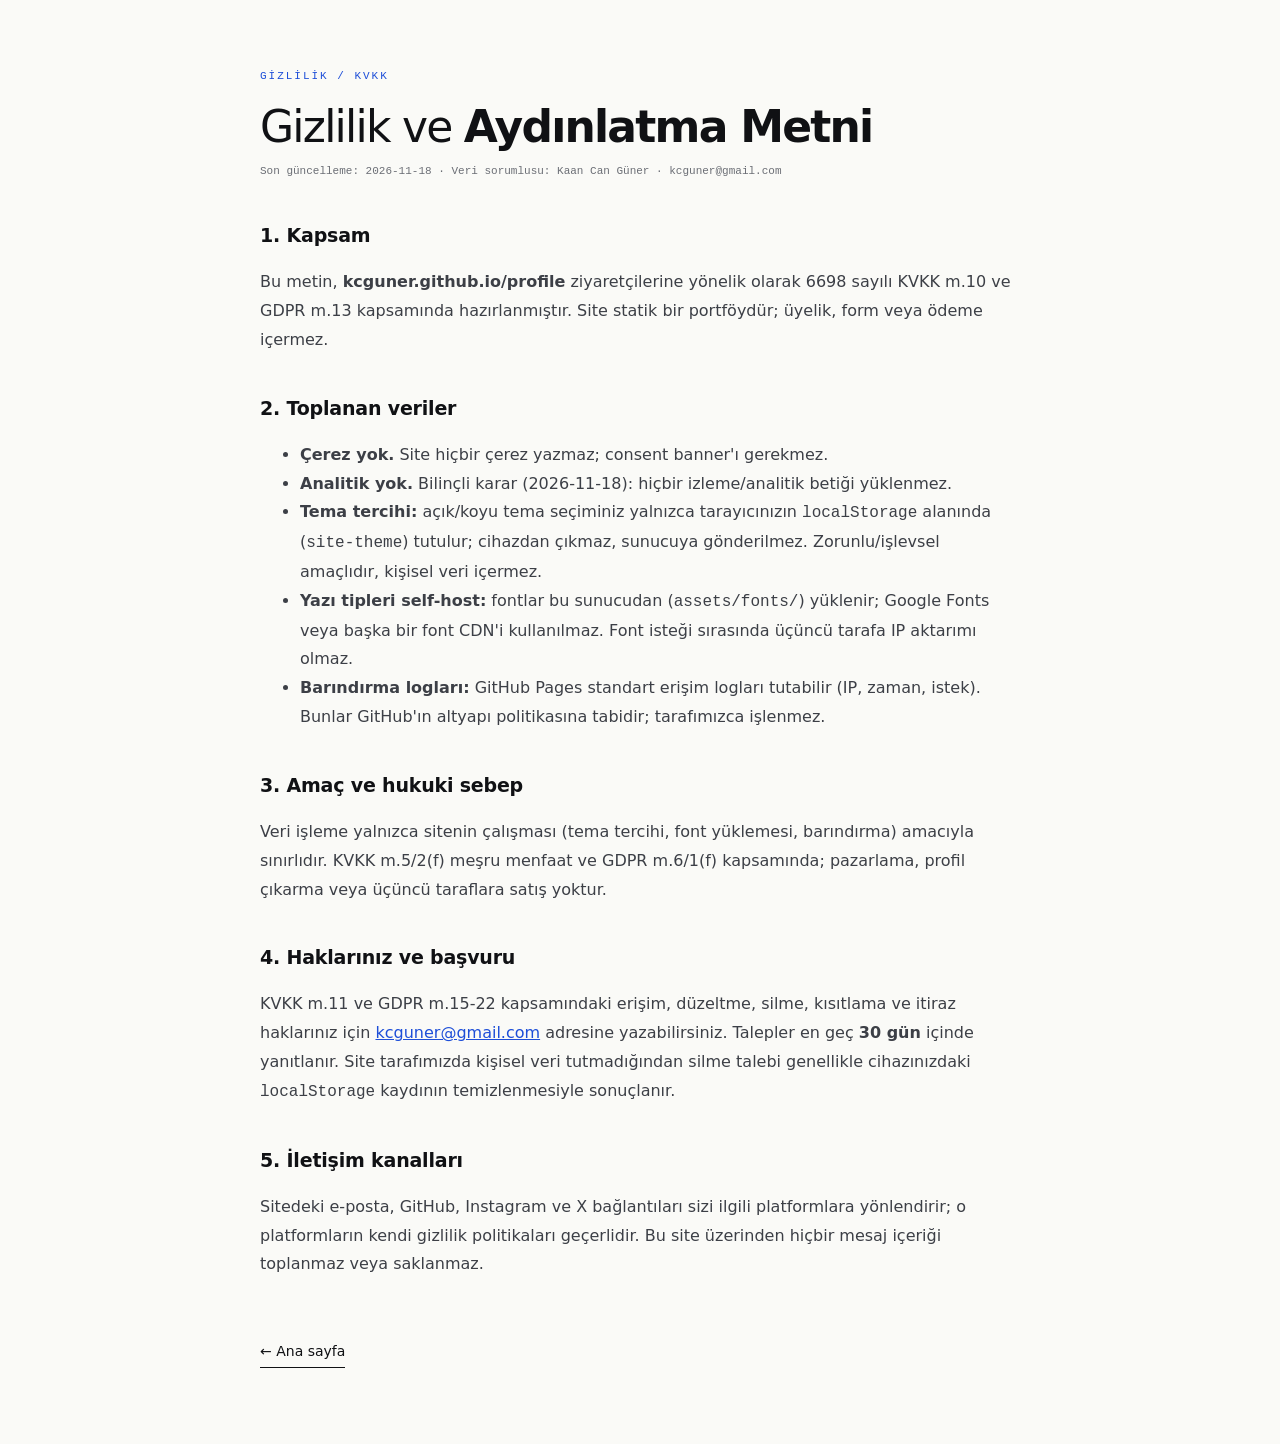
<file: gizlilik.html>
<!DOCTYPE html>
<html lang="tr">
<head>
<meta charset="UTF-8">
<meta name="viewport" content="width=device-width, initial-scale=1.0">
<title>Gizlilik ve KVKK Aydınlatma Metni — Kaan Can Güner</title>
<meta name="description" content="kcguner.github.io/profile gizlilik politikası ve KVKK aydınlatma metni: çerez yok, analitik yok, form yok.">
<link rel="canonical" href="https://kcguner.github.io/profile/gizlilik.html">
<link rel="alternate" hreflang="tr" href="https://kcguner.github.io/profile/gizlilik.html">
<link rel="alternate" hreflang="en" href="https://kcguner.github.io/profile/en/privacy.html">
<link rel="alternate" hreflang="x-default" href="https://kcguner.github.io/profile/gizlilik.html">
<meta property="og:title" content="Gizlilik ve KVKK Aydınlatma Metni — Kaan Can Güner">
<meta property="og:description" content="kcguner.github.io/profile gizlilik politikası ve KVKK aydınlatma metni: çerez yok, analitik yok, form yok.">
<meta property="og:type" content="website">
<meta property="og:url" content="https://kcguner.github.io/profile/gizlilik.html">
<meta property="og:image" content="https://kcguner.github.io/profile/images/og-card.png">
<meta name="twitter:card" content="summary_large_image">
<meta name="twitter:title" content="Gizlilik ve KVKK Aydınlatma Metni — Kaan Can Güner">
<meta name="twitter:description" content="kcguner.github.io/profile gizlilik politikası ve KVKK aydınlatma metni: çerez yok, analitik yok, form yok.">
<meta name="twitter:image" content="https://kcguner.github.io/profile/images/og-card.png">
<script type="application/ld+json">
{"@context":"https://schema.org","@type":"WebPage","name":"Gizlilik ve KVKK Aydınlatma Metni","url":"https://kcguner.github.io/profile/gizlilik.html","inLanguage":"tr","isPartOf":{"@type":"WebSite","name":"Kaan Can Güner","url":"https://kcguner.github.io/profile/"}}
</script>
<style>
body{margin:0;background:#FAFAF7;color:#101114;font-family:'Inter',system-ui,sans-serif;font-size:16px;line-height:1.8}
.wrap{max-width:760px;margin:0 auto;padding:56px 24px 80px}
.code{font-family:ui-monospace,monospace;font-size:11px;letter-spacing:.18em;color:#1D4ED8;margin-bottom:16px}
h1{font-size:clamp(30px,5vw,44px);font-weight:300;letter-spacing:-.04em;line-height:1.1;margin:0 0 10px}
h1 b{font-weight:600}
h2{font-size:19px;font-weight:600;margin:36px 0 10px;letter-spacing:-.01em}
p,li{color:#3C3F46}
.upd{font-family:ui-monospace,monospace;font-size:11px;color:#6B6E75;margin-bottom:34px}
a{color:#1D4ED8}
.back{display:inline-block;margin-top:44px;font-size:14px;font-weight:500;color:#101114;text-decoration:none;border-bottom:1px solid #101114;padding-bottom:3px}
</style>
</head>
<body>
<div class="wrap">
  <p class="code">GİZLİLİK / KVKK</p>
  <h1>Gizlilik ve <b>Aydınlatma Metni</b></h1>
  <p class="upd">Son güncelleme: 2026-11-18 · Veri sorumlusu: Kaan Can Güner · kcguner@gmail.com</p>

  <h2>1. Kapsam</h2>
  <p>Bu metin, <strong>kcguner.github.io/profile</strong> ziyaretçilerine yönelik olarak 6698 sayılı KVKK m.10 ve GDPR m.13 kapsamında hazırlanmıştır. Site statik bir portföydür; üyelik, form veya ödeme içermez.</p>

  <h2>2. Toplanan veriler</h2>
  <ul>
    <li><strong>Çerez yok.</strong> Site hiçbir çerez yazmaz; consent banner'ı gerekmez.</li>
    <li><strong>Analitik yok.</strong> Bilinçli karar (2026-11-18): hiçbir izleme/analitik betiği yüklenmez.</li>
    <li><strong>Tema tercihi:</strong> açık/koyu tema seçiminiz yalnızca tarayıcınızın <code>localStorage</code> alanında (<code>site-theme</code>) tutulur; cihazdan çıkmaz, sunucuya gönderilmez. Zorunlu/işlevsel amaçlıdır, kişisel veri içermez.</li>
    <li><strong>Yazı tipleri self-host:</strong> fontlar bu sunucudan (<code>assets/fonts/</code>) yüklenir; Google Fonts veya başka bir font CDN'i kullanılmaz. Font isteği sırasında üçüncü tarafa IP aktarımı olmaz.</li>
    <li><strong>Barındırma logları:</strong> GitHub Pages standart erişim logları tutabilir (IP, zaman, istek). Bunlar GitHub'ın altyapı politikasına tabidir; tarafımızca işlenmez.</li>
  </ul>

  <h2>3. Amaç ve hukuki sebep</h2>
  <p>Veri işleme yalnızca sitenin çalışması (tema tercihi, font yüklemesi, barındırma) amacıyla sınırlıdır. KVKK m.5/2(f) meşru menfaat ve GDPR m.6/1(f) kapsamında; pazarlama, profil çıkarma veya üçüncü taraflara satış yoktur.</p>

  <h2>4. Haklarınız ve başvuru</h2>
  <p>KVKK m.11 ve GDPR m.15-22 kapsamındaki erişim, düzeltme, silme, kısıtlama ve itiraz haklarınız için <a href="mailto:kcguner@gmail.com">kcguner@gmail.com</a> adresine yazabilirsiniz. Talepler en geç <strong>30 gün</strong> içinde yanıtlanır. Site tarafımızda kişisel veri tutmadığından silme talebi genellikle cihazınızdaki <code>localStorage</code> kaydının temizlenmesiyle sonuçlanır.</p>

  <h2>5. İletişim kanalları</h2>
  <p>Sitedeki e-posta, GitHub, Instagram ve X bağlantıları sizi ilgili platformlara yönlendirir; o platformların kendi gizlilik politikaları geçerlidir. Bu site üzerinden hiçbir mesaj içeriği toplanmaz veya saklanmaz.</p>

  <a class="back" href="./">← Ana sayfa</a>
</div>
</body>
</html>
</file>
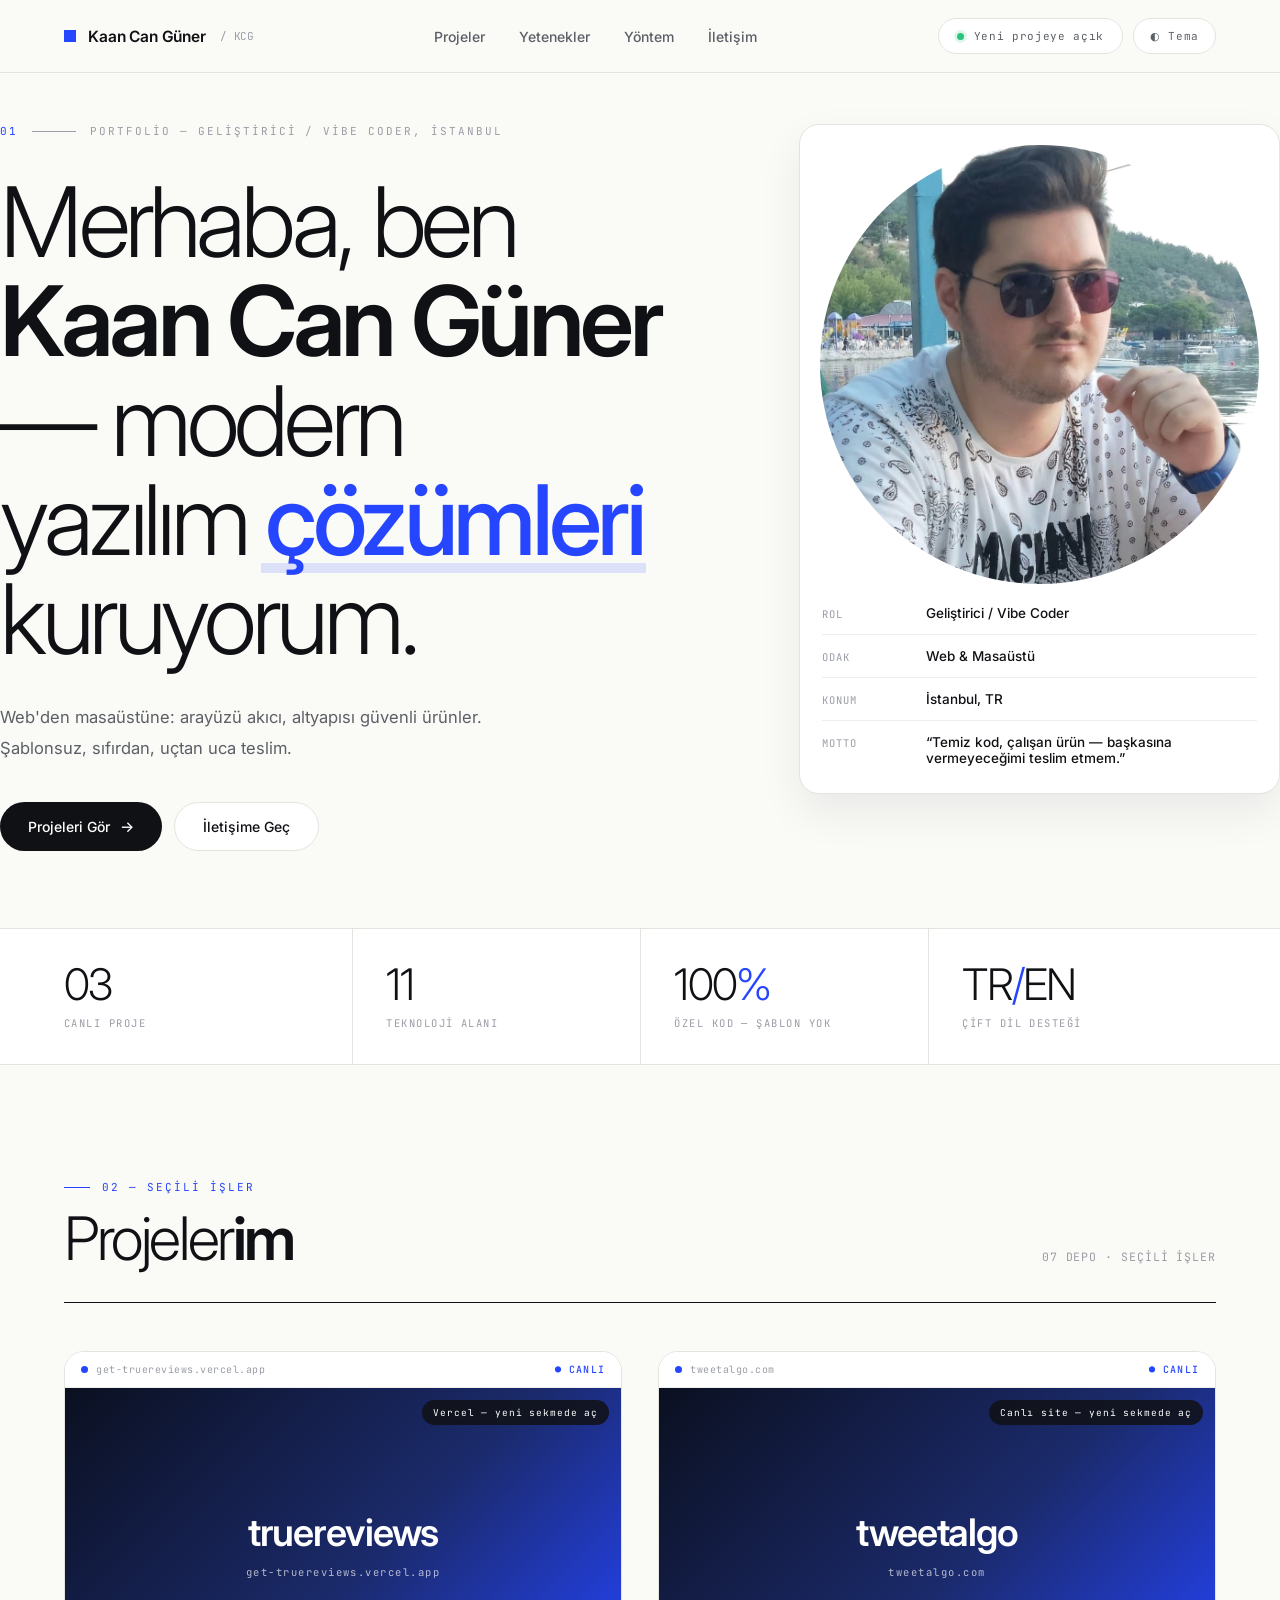
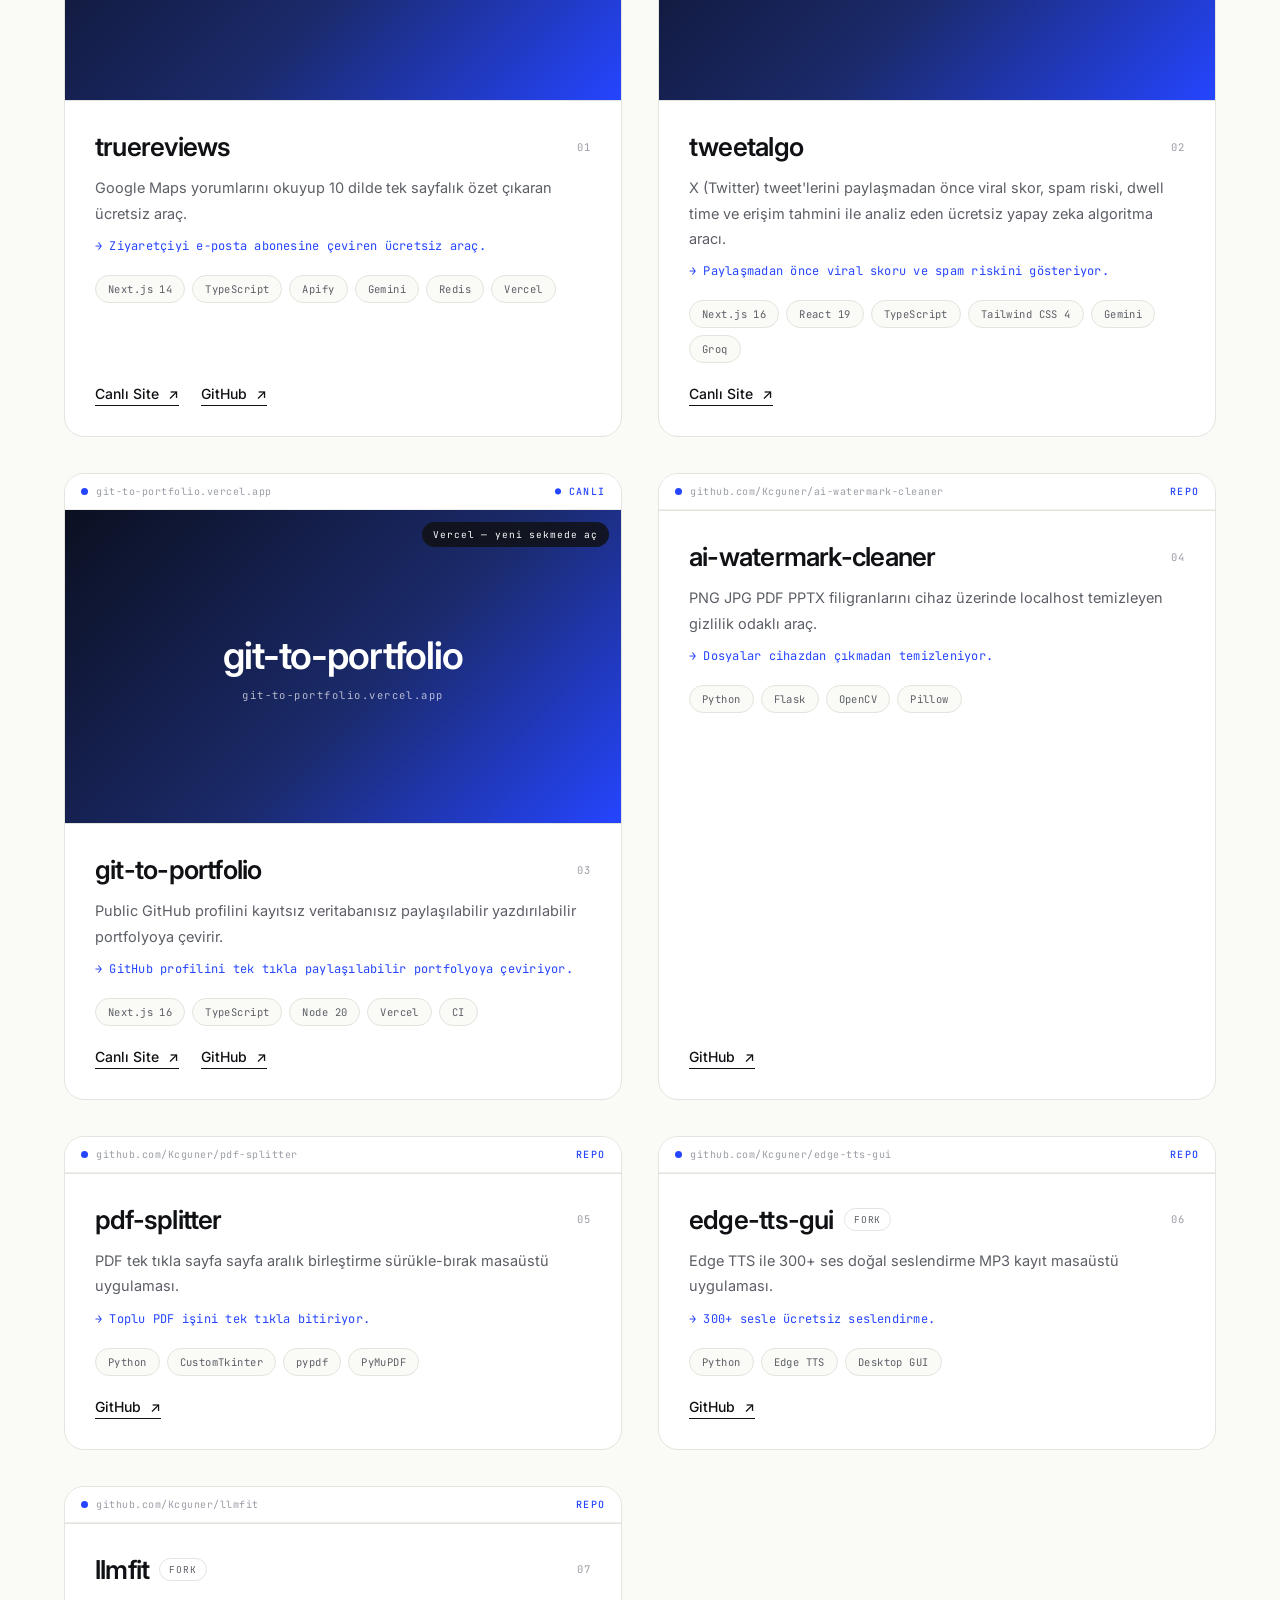
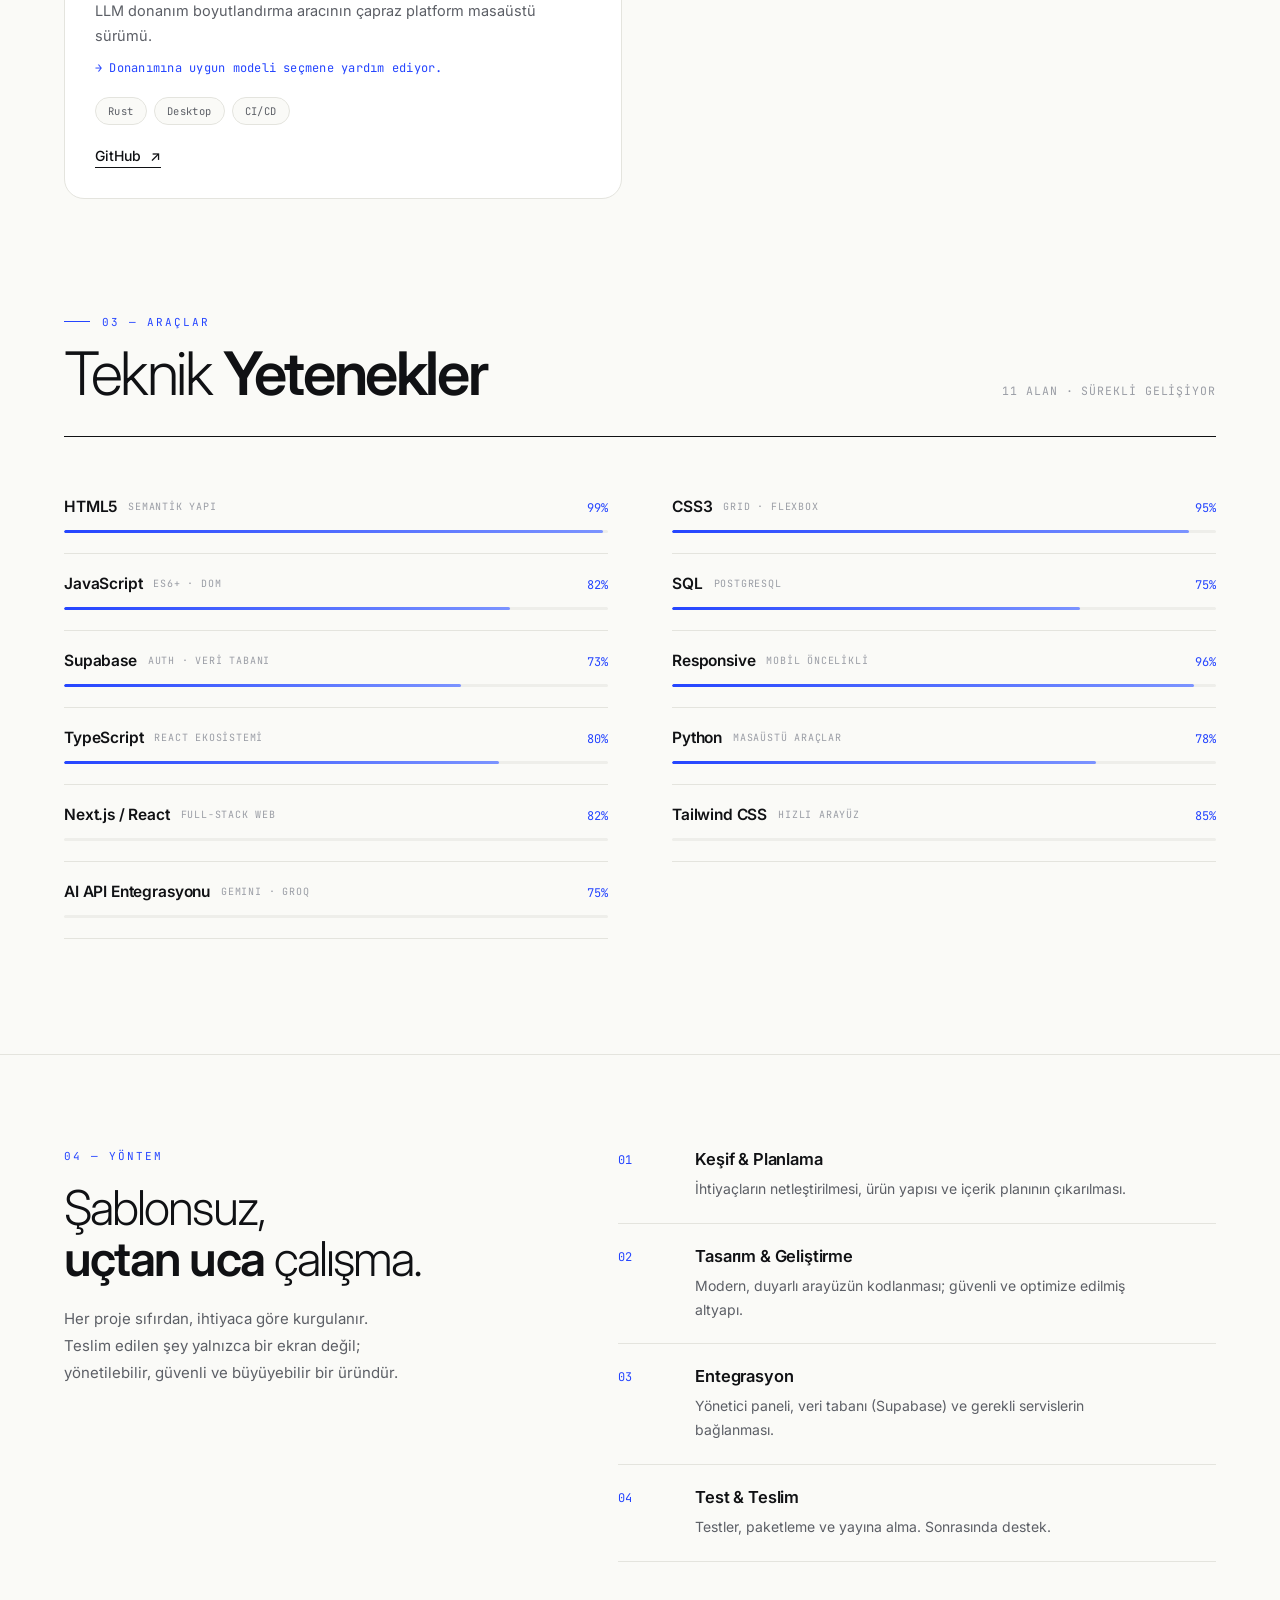
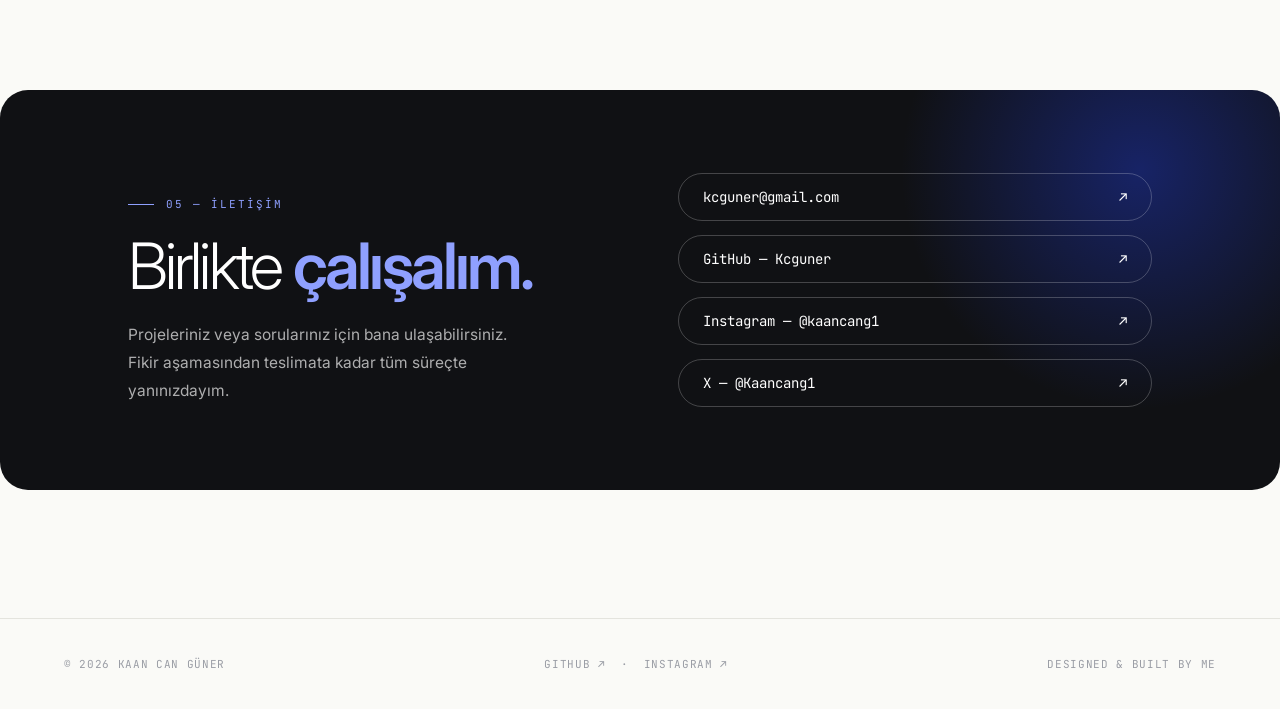
<file: index-new.html>
<!DOCTYPE html>
<html lang="tr" data-theme="light">
<head>
<meta charset="UTF-8">
<meta name="viewport" content="width=device-width, initial-scale=1.0">
<title>Kaan Can Güner — Geliştirici / Vibe Coder</title>
<meta name="description" content="Kaan Can Güner — Geliştirici / Vibe Coder. Web siteleri ve masaüstü uygulamalar: şablonsuz, sıfırdan, uçtan uca teslim.">
<meta property="og:title" content="Kaan Can Güner — Geliştirici / Vibe Coder">
<meta property="og:description" content="Kaan Can Güner — Geliştirici / Vibe Coder. Web siteleri ve masaüstü uygulamalar: şablonsuz, sıfırdan, uçtan uca teslim.">
<meta property="og:type" content="website">
<link rel="icon" href="data:image/svg+xml,%3Csvg xmlns='http://www.w3.org/2000/svg' viewBox='0 0 64 64'%3E%3Crect width='64' height='64' rx='14' fill='%232545FF'/%3E%3Ctext x='32' y='46' font-family='Arial,Helvetica,sans-serif' font-size='42' font-weight='700' text-anchor='middle' fill='%23FFFFFF'%3EK%3C/text%3E%3C/svg%3E">
<link rel="preconnect" href="https://fonts.googleapis.com">
<link rel="preconnect" href="https://fonts.gstatic.com" crossorigin>
<link href="https://fonts.googleapis.com/css2?family=Inter:wght@300;400;500;600;700&family=JetBrains+Mono:wght@400;500&display=swap" rel="stylesheet">
<style>
:root{
  --bg:#FAFAF7;
  --card:#FFFFFF;
  --ink:#101114;
  --ink-60:#5C5F66;
  --ink-40:#9A9DA5;
  --line:#E4E4DE;
  --line-2:#EEEEEA;
  --acc:#2545FF;
  --acc-soft:rgba(37,69,255,.07);
  --acc-soft-2:rgba(37,69,255,.14);
  --sans:'Inter',system-ui,sans-serif;
  --mono:'JetBrains Mono',ui-monospace,monospace;
  --gut:clamp(20px,5vw,72px);
}
[data-theme="dark"]{
  --bg:#101114;--card:#17181C;--ink:#F2F1EC;--ink-60:#A7A9B0;--ink-40:#6E7078;
  --line:#2A2B30;--line-2:#202126;--acc:#7B93FF;--acc-soft:rgba(123,147,255,.12);--acc-soft-2:rgba(123,147,255,.22);
}
[data-theme="dark"] nav{background:rgba(16,17,20,.85)}
[data-theme="dark"] .stats{background:#17181C}
[data-theme="dark"] .avail,[data-theme="dark"] .btn.ghost,[data-theme="dark"] .burger,[data-theme="dark"] .theme-btn{background:var(--card)}
[data-theme="dark"] .btn.solid{background:var(--acc);color:#fff}
[data-theme="dark"] .contact{background:#17181C}
[data-theme="dark"] .meta-card{box-shadow:0 18px 44px rgba(0,0,0,.45)}
*{margin:0;padding:0;box-sizing:border-box}
html{scroll-behavior:smooth;-webkit-text-size-adjust:100%}
section[id]{scroll-margin-top:96px}
body{background:var(--bg);color:var(--ink);font-family:var(--sans);font-weight:400;
  -webkit-font-smoothing:antialiased;overflow-x:hidden;font-size:16px}
::selection{background:var(--acc);color:#fff}
a{color:inherit;text-decoration:none}
.wrap{width:100%;max-width:1280px;margin:0 auto;padding-left:var(--gut);padding-right:var(--gut)}
.mono{font-family:var(--mono)}

/* ---------- NAV ---------- */
nav{position:sticky;top:0;z-index:80;background:rgba(250,250,247,.88);backdrop-filter:blur(14px) saturate(1.4);
  border-bottom:1px solid var(--line)}
.nav-in{display:flex;align-items:center;justify-content:space-between;height:72px}
.logo{display:flex;align-items:center;gap:12px;font-weight:600;font-size:15.5px;letter-spacing:-.01em}
.logo .sq{width:12px;height:12px;background:var(--acc);flex:none;transition:transform .4s cubic-bezier(.2,.7,.3,1)}
.logo:hover .sq{transform:rotate(135deg)}
.logo small{font-family:var(--mono);font-weight:400;font-size:11px;color:var(--ink-40);margin-left:2px}
.nav-links{display:flex;align-items:center;gap:34px}
.nav-links a{font-size:14px;font-weight:500;color:var(--ink-60);transition:color .22s;position:relative}
.nav-links a::after{content:'';position:absolute;left:0;right:0;bottom:-6px;height:2px;background:var(--acc);
  transform:scaleX(0);transform-origin:left;transition:transform .35s cubic-bezier(.2,.7,.3,1)}
.nav-links a:hover{color:var(--ink)}
.nav-links a:hover::after{transform:scaleX(1)}
.avail{display:flex;align-items:center;gap:10px;font-family:var(--mono);font-size:11px;letter-spacing:.06em;
  color:var(--ink-60);border:1px solid var(--line);background:#fff;border-radius:100px;padding:10px 18px;transition:.28s}
.avail i{width:7px;height:7px;border-radius:50%;background:#27C47A;box-shadow:0 0 0 3px rgba(39,196,122,.15);font-style:normal}
.avail:hover{border-color:var(--acc);color:var(--acc)}
.theme-btn{display:inline-flex;align-items:center;gap:8px;font-family:var(--mono);font-size:11px;letter-spacing:.06em;
  color:var(--ink-60);border:1px solid var(--line);background:#fff;border-radius:100px;padding:10px 16px;cursor:pointer;transition:.28s}
.theme-btn:hover{border-color:var(--acc);color:var(--acc)}
.burger{display:none;width:44px;height:44px;border:1px solid var(--line);border-radius:50%;background:#fff;cursor:pointer;
  align-items:center;justify-content:center;flex-direction:column;gap:5px}
.burger i{display:block;width:16px;height:1.5px;background:var(--ink)}

/* ---------- HERO ---------- */
.hero{border-bottom:1px solid var(--line)}
.hero-in{display:grid;grid-template-columns:minmax(0,1.5fr) minmax(0,1fr);gap:clamp(36px,6vw,90px);
  padding:clamp(28px,4vw,56px) 0 clamp(44px,6vw,80px);align-items:center}
.kicker{display:flex;align-items:center;gap:14px;font-family:var(--mono);font-size:11px;letter-spacing:.18em;
  text-transform:uppercase;color:var(--ink-40);margin-bottom:clamp(22px,3vw,34px)}
.kicker .no{color:var(--acc)}
.kicker .rule{width:44px;height:1px;background:var(--ink-40);flex:none}
h1{font-size:clamp(42px,7.6vw,104px);font-weight:300;line-height:1.02;letter-spacing:-.045em;text-wrap:balance}
h1 b{font-weight:600}
h1 .u{position:relative;color:var(--acc);font-weight:500;white-space:nowrap}
h1 .u::after{content:'';position:absolute;left:-.04em;right:-.04em;bottom:.05em;height:.1em;background:var(--acc-soft-2);
  z-index:-1}
.hero-p{margin-top:clamp(24px,3vw,34px);color:var(--ink-60);font-size:clamp(15px,1.3vw,17px);line-height:1.85;max-width:50ch}
.hero-cta{display:flex;flex-wrap:wrap;gap:12px;margin-top:clamp(26px,3.2vw,38px)}
.btn{display:inline-flex;align-items:center;gap:10px;font-size:14px;font-weight:500;border-radius:100px;
  padding:15px 28px;transition:.3s cubic-bezier(.2,.7,.3,1)}
.btn.solid{background:var(--ink);color:#fff}
.btn.solid:hover{background:var(--acc);transform:translateY(-2px);box-shadow:0 12px 28px rgba(37,69,255,.25)}
.btn.ghost{border:1px solid var(--line);background:#fff;color:var(--ink)}
.btn.ghost:hover{border-color:var(--ink);transform:translateY(-2px)}
.btn i{font-style:normal;font-size:15px;transition:transform .3s}
.btn:hover i{transform:translateX(4px)}

/* hero side — meta card */
.meta-card{border:1px solid var(--line);background:var(--card);border-radius:20px;overflow:hidden;align-self:start;
  box-shadow:0 18px 44px rgba(20,22,30,.07)}
.meta-card .ph{position:relative;aspect-ratio:1/1;overflow:hidden;border-radius:50%;margin:20px 20px 0}
.meta-card .ph img{width:100%;height:100%;object-fit:cover;transform:scale(1.07);filter:saturate(.92) contrast(1.02);
  transition:transform 1.1s cubic-bezier(.2,.7,.3,1)}
.meta-card:hover .ph img{transform:scale(1.11)}
.meta-card .ph .tag{position:absolute;top:auto;bottom:14px;left:50%;transform:translateX(-50%);white-space:nowrap;background:#fff;border-radius:100px;
  font-family:var(--mono);font-size:10px;letter-spacing:.1em;padding:7px 13px;color:var(--ink);
  display:flex;align-items:center;gap:7px}
.meta-card .ph .tag i{width:6px;height:6px;border-radius:50%;background:#27C47A;font-style:normal}
.meta-card .rows{padding:8px 22px 14px}
.mrow{display:flex;align-items:baseline;gap:12px;padding:13px 0;border-bottom:1px solid var(--line-2);font-size:13.5px}
.mrow:last-child{border-bottom:0}
.mrow dt{font-family:var(--mono);font-size:10.5px;letter-spacing:.1em;text-transform:uppercase;color:var(--ink-40);
  width:92px;flex:none}
.mrow dd{color:var(--ink);font-weight:500}

/* ---------- STATS BAR ---------- */
.stats{border-bottom:1px solid var(--line);background:#fff}
.stats-in{display:grid;grid-template-columns:repeat(4,1fr)}
.stat{padding:clamp(22px,3vw,34px) 0;border-left:1px solid var(--line);padding-left:clamp(18px,2.6vw,34px)}
.stat:first-child{border-left:0;padding-left:0}
.stat b{display:block;font-size:clamp(26px,3.4vw,44px);font-weight:300;letter-spacing:-.04em;line-height:1}
.stat b em{font-style:normal;color:var(--acc)}
.stat span{display:block;font-family:var(--mono);font-size:10.5px;letter-spacing:.14em;text-transform:uppercase;
  color:var(--ink-40);margin-top:10px}

/* ---------- SECTION HEAD ---------- */
.sec{padding-top:clamp(60px,9vw,120px)}
.shead{display:flex;align-items:flex-end;justify-content:space-between;gap:20px;flex-wrap:wrap;
  padding-bottom:clamp(22px,3vw,32px);border-bottom:1px solid var(--ink)}
.shead .l .lbl{font-family:var(--mono);font-size:11px;letter-spacing:.18em;text-transform:uppercase;
  color:var(--acc);margin-bottom:14px;display:flex;align-items:center;gap:12px}
.shead .l .lbl::before{content:'';width:26px;height:1px;background:var(--acc)}
.shead h2{font-size:clamp(32px,5vw,60px);font-weight:300;letter-spacing:-.04em;line-height:1.02}
.shead h2 b{font-weight:600}
.shead .r{font-family:var(--mono);font-size:11.5px;letter-spacing:.08em;color:var(--ink-40);padding-bottom:6px}

/* ---------- PROJECTS ---------- */
.pgrid{display:grid;grid-template-columns:repeat(2,minmax(0,1fr));gap:clamp(22px,3vw,36px);
  padding-top:clamp(30px,4vw,48px)}
.pcard{border:1px solid var(--line);border-radius:20px;background:var(--card);overflow:hidden;
  transition:transform .4s cubic-bezier(.2,.7,.3,1),box-shadow .4s,border-color .4s;display:flex;flex-direction:column}
.pcard:hover{transform:translateY(-7px);box-shadow:0 26px 56px rgba(20,22,30,.11);border-color:#D8D8D0}
.pcard.wide{grid-column:1/-1}
.pframe{position:relative;border-bottom:1px solid var(--line);background:#fff}
.pframe .bar{display:flex;align-items:center;gap:8px;padding:11px 16px;border-bottom:1px solid var(--line-2);
  font-family:var(--mono);font-size:10px;letter-spacing:.05em;color:var(--ink-40)}
.pframe .bar .dot{width:7px;height:7px;border-radius:50%;background:var(--acc);flex:none}
.pframe .bar .u{overflow:hidden;text-overflow:ellipsis;white-space:nowrap}
.pframe .bar .live{margin-left:auto;color:var(--acc);font-weight:500;letter-spacing:.12em;flex:none}
.pframe iframe,.pframe .poster{width:100%;aspect-ratio:16/9;border:0;display:block;background:#fff}
.pframe .in{overflow:hidden}
.pframe .in iframe{transition:transform .9s cubic-bezier(.2,.7,.3,1)}
.pcard:hover .pframe .in iframe{transform:scale(1.03)}
.poster{position:relative;display:block;width:100%;border:0;padding:0;cursor:pointer;overflow:hidden;background:#fff;
  aspect-ratio:16/9}
.poster img{width:100%;height:100%;object-fit:cover;object-position:top center;display:block;
  transition:transform .9s cubic-bezier(.2,.7,.3,1)}
.pcard:hover .poster img{transform:scale(1.03)}
.poster .ov{position:absolute;inset:0;display:flex;flex-direction:column;align-items:center;justify-content:center;gap:8px;
  background:rgba(16,17,20,.58);color:#fff;font-family:var(--mono);font-size:12.5px;letter-spacing:.05em;
  opacity:0;transition:.32s;text-align:center;padding:14px}
.poster .ov small{font-size:10px;color:rgba(255,255,255,.72)}
.pcard:hover .poster .ov{opacity:1}
.poster .blk{position:absolute;top:12px;right:12px;background:rgba(16,17,20,.85);color:#fff;
  font-family:var(--mono);font-size:9.5px;letter-spacing:.09em;padding:6px 11px;border-radius:100px;z-index:2}
.pbody{padding:clamp(22px,2.6vw,30px);display:flex;flex-direction:column;flex:1}
.pbody .top{display:flex;align-items:center;justify-content:space-between;gap:14px;flex-wrap:wrap}
.pbody h3{font-size:clamp(20px,2.2vw,26px);font-weight:600;letter-spacing:-.03em}
.pbody .yr{font-family:var(--mono);font-size:10.5px;color:var(--ink-40);letter-spacing:.1em;flex:none}
.pbody p{margin-top:13px;color:var(--ink-60);font-size:14.5px;line-height:1.75}
.pbody .result{margin-top:10px;font-family:var(--mono);font-size:12px;letter-spacing:.02em;color:var(--acc)}
.ptech{display:flex;flex-wrap:wrap;gap:7px;margin-top:18px}
.ptech span{font-family:var(--mono);font-size:10.5px;letter-spacing:.04em;color:var(--ink-60);
  background:var(--bg);border:1px solid var(--line);border-radius:100px;padding:6px 12px;transition:.25s}
.pcard:hover .ptech span{border-color:#D8D8D0;background:#fff}
.plink{margin-top:auto;padding-top:22px;display:inline-flex;align-items:center;gap:9px;align-self:flex-start;
  font-size:14px;font-weight:500;color:var(--ink);border-bottom:1px solid var(--ink);padding-bottom:3px;transition:.28s}
.plink i{font-style:normal;transition:transform .3s}
.plink:hover{color:var(--acc);border-color:var(--acc)}
.plink:hover i{transform:translate(3px,-3px)}
.plinks{margin-top:auto;padding-top:22px;display:flex;flex-wrap:wrap;gap:22px}
.plinks .plink{margin-top:0;padding-top:0}
.ttlwrap{display:flex;align-items:center;gap:10px;min-width:0}
.ttlwrap h3{overflow-wrap:anywhere}
.fork{font-family:var(--mono);font-size:9.5px;letter-spacing:.1em;color:var(--ink-60);border:1px solid var(--line);
  border-radius:100px;padding:4px 9px;flex:none}
.poster .mock{position:absolute;inset:0;display:flex;flex-direction:column;align-items:center;justify-content:center;gap:10px;
  padding:16px;text-align:center;color:#fff;background:linear-gradient(135deg,#0B1020 0%,#1B2A6B 55%,#2545FF 100%)}
.poster .mock .m{font-size:clamp(22px,3.2vw,38px);font-weight:600;letter-spacing:-.03em;overflow-wrap:anywhere}
.poster .mock .s{font-family:var(--mono);font-size:10.5px;letter-spacing:.14em;opacity:.68;overflow-wrap:anywhere}

/* ---------- SKILLS ---------- */
.skills{margin-top:clamp(26px,3.4vw,40px);display:grid;grid-template-columns:repeat(2,minmax(0,1fr));
  column-gap:clamp(30px,5vw,72px)}
.skl{padding:20px 0;border-bottom:1px solid var(--line)}
.skl .t{display:flex;align-items:baseline;justify-content:space-between;gap:12px}
.skl .t .nm{font-size:15.5px;font-weight:600;letter-spacing:-.01em;display:flex;align-items:center;gap:11px;min-width:0}
.skl .t .nm small{font-family:var(--mono);font-weight:400;font-size:10px;color:var(--ink-40);letter-spacing:.08em;overflow-wrap:anywhere}
.skl .t .pc{font-family:var(--mono);font-size:12px;color:var(--acc)}
.skl .bar{margin-top:14px;height:3px;background:var(--line-2);border-radius:100px;overflow:hidden}
.skl .bar i{display:block;height:100%;width:0;border-radius:100px;
  background:linear-gradient(90deg,var(--acc),#7B93FF);transition:width 1.25s cubic-bezier(.2,.7,.3,1)}

/* ---------- PROCESS — swiss numbered list ---------- */
.proc{margin-top:clamp(60px,9vw,120px);border-top:1px solid var(--line);padding-top:clamp(40px,6vw,72px);
  display:grid;grid-template-columns:minmax(0,.9fr) minmax(0,1.1fr);gap:clamp(32px,5vw,80px)}
.proc .l h2{font-size:clamp(28px,4vw,48px);font-weight:300;letter-spacing:-.04em;line-height:1.06}
.proc .l h2 b{font-weight:600}
.proc .l p{margin-top:20px;color:var(--ink-60);font-size:15px;line-height:1.8;max-width:38ch}
.steps{display:flex;flex-direction:column}
.step{display:grid;grid-template-columns:52px minmax(0,1fr);gap:clamp(14px,2vw,26px);padding:22px 0;
  border-bottom:1px solid var(--line);transition:padding-left .4s cubic-bezier(.2,.7,.3,1)}
.step:hover{padding-left:12px}
.step .n{font-family:var(--mono);font-size:12px;color:var(--acc);padding-top:3px}
.step h4{font-size:16.5px;font-weight:600;letter-spacing:-.01em}
.step p{margin-top:8px;color:var(--ink-60);font-size:14px;line-height:1.7;max-width:52ch}

/* ---------- CONTACT ---------- */
.contact{margin-top:clamp(66px,10vw,130px);background:var(--ink);color:#fff;border-radius:28px;
  margin-bottom:clamp(66px,10vw,130px);overflow:hidden;position:relative}
.contact::before{content:'';position:absolute;top:-180px;right:-120px;width:520px;height:520px;border-radius:50%;
  background:radial-gradient(circle,rgba(37,69,255,.35),transparent 65%);pointer-events:none}
.contact-in{display:grid;grid-template-columns:1fr 1fr;gap:clamp(36px,6vw,90px);
  padding:clamp(44px,6.5vw,90px) clamp(28px,5vw,72px);position:relative}
.contact .lbl{font-family:var(--mono);font-size:11px;letter-spacing:.18em;text-transform:uppercase;
  color:#8FA0FF;margin-bottom:18px;display:flex;align-items:center;gap:12px}
.contact .lbl::before{content:'';width:26px;height:1px;background:#8FA0FF}
.contact h2{font-size:clamp(34px,5.2vw,64px);font-weight:300;letter-spacing:-.045em;line-height:1.04}
.contact h2 b{font-weight:600;color:#8FA0FF}
.contact p{margin-top:22px;color:rgba(255,255,255,.66);font-size:15.5px;line-height:1.8;max-width:40ch}
.contact .mail{display:inline-flex;align-items:center;gap:11px;margin-top:28px;font-family:var(--mono);
  font-size:14px;color:#fff;border:1px solid rgba(255,255,255,.22);border-radius:100px;padding:14px 24px;transition:.3s}
.contact .mail:hover{border-color:#8FA0FF;color:#8FA0FF}
.cform .fg{padding:18px 0;border-bottom:1px solid rgba(255,255,255,.16);transition:border-color .3s}
.cform .fg:focus-within{border-color:#8FA0FF}
.cform label{display:block;font-family:var(--mono);font-size:10px;letter-spacing:.15em;text-transform:uppercase;
  color:rgba(255,255,255,.42);margin-bottom:9px;transition:color .3s}
.cform .fg:focus-within label{color:#8FA0FF}
.cform input,.cform textarea{width:100%;background:none;border:0;outline:none;color:#fff;
  font-family:var(--sans);font-size:16px;resize:none}
.cform input::placeholder,.cform textarea::placeholder{color:rgba(255,255,255,.24)}
.cform button{margin-top:32px;background:#fff;color:var(--ink);border:0;font-family:var(--sans);font-size:14.5px;
  font-weight:600;border-radius:100px;padding:17px 36px;cursor:pointer;display:inline-flex;align-items:center;gap:11px;
  transition:.3s cubic-bezier(.2,.7,.3,1)}
.cform button:hover{background:#8FA0FF;color:#fff;transform:translateY(-2px);box-shadow:0 14px 32px rgba(37,69,255,.4)}
.cform button i{font-style:normal;transition:transform .3s}
.cform button:hover i{transform:translateX(5px)}
.cform.chan{display:flex;flex-direction:column;gap:14px;align-items:stretch}
.cform.chan .mail{margin-top:0;justify-content:space-between}

/* ---------- FOOTER ---------- */
footer{border-top:1px solid var(--line)}
.foot{display:flex;align-items:center;justify-content:space-between;gap:14px;flex-wrap:wrap;
  padding-top:32px;padding-bottom:32px;font-family:var(--mono);font-size:11px;letter-spacing:.06em;color:var(--ink-40)}
.foot a{display:inline-block;padding:6px 0;transition:color .25s}
.foot a:hover{color:var(--acc)}

/* ---------- REVEAL ---------- */
.rv{opacity:0;transform:translateY(26px);transition:opacity .8s cubic-bezier(.2,.7,.3,1),transform .8s cubic-bezier(.2,.7,.3,1)}
.rv.in{opacity:1;transform:none}

@media(max-width:1000px){
  .hero-in{grid-template-columns:1fr;align-items:start}
  .meta-card{max-width:440px;margin-inline:auto}
  .stats-in{grid-template-columns:repeat(2,1fr)}
  .stat:nth-child(odd){border-left:0;padding-left:0}
  .stat{padding-bottom:22px}
  .stat:nth-child(-n+2){border-bottom:1px solid var(--line)}
  .pgrid{grid-template-columns:1fr}
  .skills{grid-template-columns:1fr}
  .proc{grid-template-columns:1fr}
  .contact-in{grid-template-columns:1fr}
}
@media(max-width:900px){
  .nav-links{position:fixed;inset:72px 0 auto;flex-direction:column;align-items:flex-start;gap:0;
    background:var(--bg);border-bottom:1px solid var(--line);padding:10px var(--gut) 22px;
    transform:translateY(-10px);opacity:0;pointer-events:none;transition:.28s}
  .nav-links.open{transform:none;opacity:1;pointer-events:auto}
  .nav-links a{padding:15px 0;border-bottom:1px solid var(--line-2);width:100%;font-size:15px}
  .nav-links a::after{display:none}
  .burger{display:flex}
}
@media(max-width:620px){
  .stats-in{grid-template-columns:1fr}
  .stat{border-left:0;padding-left:0;border-bottom:1px solid var(--line);padding-bottom:20px}
  .stat:last-child{border-bottom:0}
  .foot{flex-direction:column;align-items:flex-start;gap:9px}
  .logo small{display:none}
  .avail span{display:none}
  .avail{padding:10px 13px}
}
@media(max-width:620px){.plink{padding:10px 0}}
@media(max-width:400px){
  .logo{font-size:14px}
  .contact .mail{font-size:12.5px;padding:13px 18px;overflow-wrap:anywhere}
}
@media(prefers-reduced-motion:reduce){
  *{animation:none!important;transition-duration:.01ms!important}
  .rv{opacity:1;transform:none}
  .skl .bar i{width:var(--w)}
}
@media (hover:none){.poster .ov{opacity:1}}
</style>
</head>
<body>

<nav>
  <div class="wrap nav-in">
    <a href="#" class="logo"><span class="sq"></span> Kaan Can Güner <small>/ KCG</small></a>
    <div class="nav-links" id="navLinks">
      <a href="#projeler">Projeler</a>
      <a href="#yetenek">Yetenekler</a>
      <a href="#yontem">Yöntem</a>
      <a href="#iletisim">İletişim</a>
    </div>
    <div style="display:flex;align-items:center;gap:10px">
      <a href="#iletisim" class="avail"><i></i><span>Yeni projeye açık</span></a>
      <button class="theme-btn" id="themeBtn" type="button" aria-label="Tema" title="Tema">◐ Tema</button>
      <button class="burger" id="burger" aria-label="Menü"><i></i><i></i></button>
    </div>
  </div>
</nav>

<section class="hero">
  <div class="wrap hero-in">
    <div>
      <p class="kicker"><span class="no">01</span><span class="rule"></span> Portfolio — Geliştirici / Vibe Coder, İstanbul</p>
      <h1>Merhaba, ben <b>Kaan Can Güner</b> — modern yazılım <span class="u">çözümleri</span> kuruyorum.</h1>
      <p class="hero-p">Web'den masaüstüne: arayüzü akıcı, altyapısı güvenli ürünler. Şablonsuz, sıfırdan, uçtan uca teslim.</p>
      <div class="hero-cta">
        <a href="#projeler" class="btn solid">Projeleri Gör <i>→</i></a>
        <a href="#iletisim" class="btn ghost">İletişime Geç</a>
      </div>
    </div>
    <aside class="meta-card rv">
      <div class="ph">
        <span class="tag"><i></i> KCG / 2026</span>
        <img src="images/profile.jpg" alt="Kaan Can Güner">
      </div>
      <dl class="rows">
        <div class="mrow"><dt>Rol</dt><dd>Geliştirici / Vibe Coder</dd></div>
        <div class="mrow"><dt>Odak</dt><dd>Web &amp; Masaüstü</dd></div>
        <div class="mrow"><dt>Konum</dt><dd>İstanbul, TR</dd></div>
        <div class="mrow"><dt>Motto</dt><dd>“Temiz kod, çalışan ürün — başkasına vermeyeceğimi teslim etmem.”</dd></div>
      </dl>
    </aside>
  </div>
</section>

<div class="stats">
  <div class="wrap stats-in">
    <div class="stat"><b>03</b><span>Canlı Proje</span></div>
    <div class="stat"><b>11</b><span>Teknoloji Alanı</span></div>
    <div class="stat"><b>100<em>%</em></b><span>Özel Kod — Şablon Yok</span></div>
    <div class="stat"><b>TR<em>/</em>EN</b><span>Çift Dil Desteği</span></div>
  </div>
</div>

<section class="sec wrap" id="projeler">
  <div class="shead">
    <div class="l">
      <p class="lbl">02 — Seçili İşler</p>
      <h2>Projeler<b>im</b></h2>
    </div>
    <span class="r">07 DEPO · SEÇİLİ İŞLER</span>
  </div>

  <div class="pgrid">
    <article class="pcard rv">
      <div class="pframe">
        <div class="bar"><span class="dot"></span><span class="u">get-truereviews.vercel.app</span><span class="live">● CANLI</span></div>
        <div class="in">
          <a class="poster" href="https://get-truereviews.vercel.app" target="_blank" rel="noopener" aria-label="truereviews canlı siteyi yeni sekmede aç">
            <span class="blk">Vercel — yeni sekmede aç</span>
            <span class="mock"><span class="m">truereviews</span><span class="s">get-truereviews.vercel.app</span></span>
            <span class="ov">Canlı Site ↗<small>yeni sekmede açılır · gömülü önizleme kapalı</small></span>
          </a>
        </div>
      </div>
      <div class="pbody">
        <div class="top"><span class="ttlwrap"><h3>truereviews</h3></span><span class="yr">01</span></div>
        <p>Google Maps yorumlarını okuyup 10 dilde tek sayfalık özet çıkaran ücretsiz araç.</p>
        <p class="result">→ Ziyaretçiyi e-posta abonesine çeviren ücretsiz araç.</p>
        <div class="ptech"><span>Next.js 14</span><span>TypeScript</span><span>Apify</span><span>Gemini</span><span>Redis</span><span>Vercel</span></div>
        <div class="plinks">
          <a href="https://get-truereviews.vercel.app" target="_blank" class="plink">Canlı Site <i>↗</i></a>
          <a href="https://github.com/Kcguner/truereviews" target="_blank" class="plink">GitHub <i>↗</i></a>
        </div>
      </div>
    </article>

    <article class="pcard rv">
      <div class="pframe">
        <div class="bar"><span class="dot"></span><span class="u">tweetalgo.com</span><span class="live">● CANLI</span></div>
        <div class="in">
          <a class="poster" href="https://tweetalgo.com/" target="_blank" rel="noopener" aria-label="tweetalgo canlı siteyi yeni sekmede aç">
            <span class="blk">Canlı site — yeni sekmede aç</span>
            <span class="mock"><span class="m">tweetalgo</span><span class="s">tweetalgo.com</span></span>
            <span class="ov">Canlı Site ↗<small>yeni sekmede açılır · gömülü önizleme kapalı</small></span>
          </a>
        </div>
      </div>
      <div class="pbody">
        <div class="top"><span class="ttlwrap"><h3>tweetalgo</h3></span><span class="yr">02</span></div>
        <p>X (Twitter) tweet'lerini paylaşmadan önce viral skor, spam riski, dwell time ve erişim tahmini ile analiz eden ücretsiz yapay zeka algoritma aracı.</p>
        <p class="result">→ Paylaşmadan önce viral skoru ve spam riskini gösteriyor.</p>
        <div class="ptech"><span>Next.js 16</span><span>React 19</span><span>TypeScript</span><span>Tailwind CSS 4</span><span>Gemini</span><span>Groq</span></div>
        <div class="plinks">
          <a href="https://tweetalgo.com/" target="_blank" class="plink">Canlı Site <i>↗</i></a>
        </div>
      </div>
    </article>

    <article class="pcard rv">
      <div class="pframe">
        <div class="bar"><span class="dot"></span><span class="u">git-to-portfolio.vercel.app</span><span class="live">● CANLI</span></div>
        <div class="in">
          <a class="poster" href="https://git-to-portfolio.vercel.app" target="_blank" rel="noopener" aria-label="git-to-portfolio canlı siteyi yeni sekmede aç">
            <span class="blk">Vercel — yeni sekmede aç</span>
            <span class="mock"><span class="m">git-to-portfolio</span><span class="s">git-to-portfolio.vercel.app</span></span>
            <span class="ov">Canlı Site ↗<small>yeni sekmede açılır · gömülü önizleme kapalı</small></span>
          </a>
        </div>
      </div>
      <div class="pbody">
        <div class="top"><span class="ttlwrap"><h3>git-to-portfolio</h3></span><span class="yr">03</span></div>
        <p>Public GitHub profilini kayıtsız veritabanısız paylaşılabilir yazdırılabilir portfolyoya çevirir.</p>
        <p class="result">→ GitHub profilini tek tıkla paylaşılabilir portfolyoya çeviriyor.</p>
        <div class="ptech"><span>Next.js 16</span><span>TypeScript</span><span>Node 20</span><span>Vercel</span><span>CI</span></div>
        <div class="plinks">
          <a href="https://git-to-portfolio.vercel.app" target="_blank" class="plink">Canlı Site <i>↗</i></a>
          <a href="https://github.com/Kcguner/git-to-portfolio" target="_blank" class="plink">GitHub <i>↗</i></a>
        </div>
      </div>
    </article>

    <article class="pcard rv">
      <div class="pframe">
        <div class="bar"><span class="dot"></span><span class="u">github.com/Kcguner/ai-watermark-cleaner</span><span class="live">REPO</span></div>
      </div>
      <div class="pbody">
        <div class="top"><span class="ttlwrap"><h3>ai-watermark-cleaner</h3></span><span class="yr">04</span></div>
        <p>PNG JPG PDF PPTX filigranlarını cihaz üzerinde localhost temizleyen gizlilik odaklı araç.</p>
        <p class="result">→ Dosyalar cihazdan çıkmadan temizleniyor.</p>
        <div class="ptech"><span>Python</span><span>Flask</span><span>OpenCV</span><span>Pillow</span></div>
        <div class="plinks">
          <a href="https://github.com/Kcguner/ai-watermark-cleaner" target="_blank" class="plink">GitHub <i>↗</i></a>
        </div>
      </div>
    </article>

    <article class="pcard rv">
      <div class="pframe">
        <div class="bar"><span class="dot"></span><span class="u">github.com/Kcguner/pdf-splitter</span><span class="live">REPO</span></div>
      </div>
      <div class="pbody">
        <div class="top"><span class="ttlwrap"><h3>pdf-splitter</h3></span><span class="yr">05</span></div>
        <p>PDF tek tıkla sayfa sayfa aralık birleştirme sürükle-bırak masaüstü uygulaması.</p>
        <p class="result">→ Toplu PDF işini tek tıkla bitiriyor.</p>
        <div class="ptech"><span>Python</span><span>CustomTkinter</span><span>pypdf</span><span>PyMuPDF</span></div>
        <div class="plinks">
          <a href="https://github.com/Kcguner/pdf-splitter" target="_blank" class="plink">GitHub <i>↗</i></a>
        </div>
      </div>
    </article>

    <article class="pcard rv">
      <div class="pframe">
        <div class="bar"><span class="dot"></span><span class="u">github.com/Kcguner/edge-tts-gui</span><span class="live">REPO</span></div>
      </div>
      <div class="pbody">
        <div class="top"><span class="ttlwrap"><h3>edge-tts-gui</h3><span class="fork">FORK</span></span><span class="yr">06</span></div>
        <p>Edge TTS ile 300+ ses doğal seslendirme MP3 kayıt masaüstü uygulaması.</p>
        <p class="result">→ 300+ sesle ücretsiz seslendirme.</p>
        <div class="ptech"><span>Python</span><span>Edge TTS</span><span>Desktop GUI</span></div>
        <div class="plinks">
          <a href="https://github.com/Kcguner/edge-tts-gui" target="_blank" class="plink">GitHub <i>↗</i></a>
        </div>
      </div>
    </article>

    <article class="pcard rv">
      <div class="pframe">
        <div class="bar"><span class="dot"></span><span class="u">github.com/Kcguner/llmfit</span><span class="live">REPO</span></div>
      </div>
      <div class="pbody">
        <div class="top"><span class="ttlwrap"><h3>llmfit</h3><span class="fork">FORK</span></span><span class="yr">07</span></div>
        <p>LLM donanım boyutlandırma aracının çapraz platform masaüstü sürümü.</p>
        <p class="result">→ Donanımına uygun modeli seçmene yardım ediyor.</p>
        <div class="ptech"><span>Rust</span><span>Desktop</span><span>CI/CD</span></div>
        <div class="plinks">
          <a href="https://github.com/Kcguner/llmfit" target="_blank" class="plink">GitHub <i>↗</i></a>
        </div>
      </div>
    </article>
  </div>
</section>

<section class="sec wrap" id="yetenek">
  <div class="shead">
    <div class="l">
      <p class="lbl">03 — Araçlar</p>
      <h2>Teknik <b>Yetenekler</b></h2>
    </div>
    <span class="r">11 ALAN · SÜREKLİ GELİŞİYOR</span>
  </div>
  <div class="skills" id="skillList">
    <div class="skl"><div class="t"><span class="nm">HTML5 <small>SEMANTİK YAPI</small></span><span class="pc">99%</span></div><div class="bar"><i data-w="99%"></i></div></div>
    <div class="skl"><div class="t"><span class="nm">CSS3 <small>GRID · FLEXBOX</small></span><span class="pc">95%</span></div><div class="bar"><i data-w="95%"></i></div></div>
    <div class="skl"><div class="t"><span class="nm">JavaScript <small>ES6+ · DOM</small></span><span class="pc">82%</span></div><div class="bar"><i data-w="82%"></i></div></div>
    <div class="skl"><div class="t"><span class="nm">SQL <small>POSTGRESQL</small></span><span class="pc">75%</span></div><div class="bar"><i data-w="75%"></i></div></div>
    <div class="skl"><div class="t"><span class="nm">Supabase <small>AUTH · VERİ TABANI</small></span><span class="pc">73%</span></div><div class="bar"><i data-w="73%"></i></div></div>
    <div class="skl"><div class="t"><span class="nm">Responsive <small>MOBİL ÖNCELİKLİ</small></span><span class="pc">96%</span></div><div class="bar"><i data-w="96%"></i></div></div>
    <div class="skl"><div class="t"><span class="nm">TypeScript <small>REACT EKOSİSTEMİ</small></span><span class="pc">80%</span></div><div class="bar"><i data-w="80%"></i></div></div>
    <div class="skl"><div class="t"><span class="nm">Python <small>MASAÜSTÜ ARAÇLAR</small></span><span class="pc">78%</span></div><div class="bar"><i data-w="78%"></i></div></div>
    <div class="skl"><div class="t"><span class="nm">Next.js / React <small>FULL-STACK WEB</small></span><span class="pc">82%</span></div><div class="bar"><i data-w="82%"></i></div></div>
    <div class="skl"><div class="t"><span class="nm">Tailwind CSS <small>HIZLI ARAYÜZ</small></span><span class="pc">85%</span></div><div class="bar"><i data-w="85%"></i></div></div>
    <div class="skl"><div class="t"><span class="nm">AI API Entegrasyonu <small>GEMINI · GROQ</small></span><span class="pc">75%</span></div><div class="bar"><i data-w="75%"></i></div></div>
  </div>
</section>

<section class="proc wrap" id="yontem">
  <div class="l rv">
    <p class="lbl" style="font-family:var(--mono);font-size:11px;letter-spacing:.18em;text-transform:uppercase;color:var(--acc);margin-bottom:16px">04 — Yöntem</p>
    <h2>Şablonsuz,<br><b>uçtan uca</b> çalışma.</h2>
    <p>Her proje sıfırdan, ihtiyaca göre kurgulanır. Teslim edilen şey yalnızca bir ekran değil; yönetilebilir, güvenli ve büyüyebilir bir üründür.</p>
  </div>
  <div class="steps">
    <div class="step rv"><span class="n">01</span><div><h4>Keşif &amp; Planlama</h4><p>İhtiyaçların netleştirilmesi, ürün yapısı ve içerik planının çıkarılması.</p></div></div>
    <div class="step rv"><span class="n">02</span><div><h4>Tasarım &amp; Geliştirme</h4><p>Modern, duyarlı arayüzün kodlanması; güvenli ve optimize edilmiş altyapı.</p></div></div>
    <div class="step rv"><span class="n">03</span><div><h4>Entegrasyon</h4><p>Yönetici paneli, veri tabanı (Supabase) ve gerekli servislerin bağlanması.</p></div></div>
    <div class="step rv"><span class="n">04</span><div><h4>Test &amp; Teslim</h4><p>Testler, paketleme ve yayına alma. Sonrasında destek.</p></div></div>
  </div>
</section>

<section class="contact wrap" id="iletisim">
  <div class="contact-in">
    <div>
      <p class="lbl">05 — İletişim</p>
      <h2>Birlikte <b>çalışalım.</b></h2>
      <p>Projeleriniz veya sorularınız için bana ulaşabilirsiniz. Fikir aşamasından teslimata kadar tüm süreçte
        yanınızdayım.</p>
    </div>
    <div class="cform chan">
      <a class="mail" href="https://mail.google.com/mail/?view=cm&fs=1&to=kcguner@gmail.com" target="_blank">kcguner@gmail.com <i>↗</i></a>
      <a class="mail" href="https://github.com/Kcguner" target="_blank">GitHub — Kcguner <i>↗</i></a>
      <a class="mail" href="https://www.instagram.com/kaancang1/" target="_blank">Instagram — @kaancang1 <i>↗</i></a>
      <a class="mail" href="https://x.com/Kaancang1" target="_blank">X — @Kaancang1 <i>↗</i></a>
    </div>
  </div>
</section>

<footer>
  <div class="wrap foot">
    <span>© 2026 KAAN CAN GÜNER</span>
    <span><a href="https://github.com/Kcguner" target="_blank">GITHUB ↗</a> &nbsp;·&nbsp; <a href="https://www.instagram.com/kaancang1" target="_blank">INSTAGRAM ↗</a></span>
    <span>DESIGNED &amp; BUILT BY ME</span>
  </div>
</footer>

<script>
(function(){
  var bl=document.getElementById('burger'),nl=document.getElementById('navLinks');
  bl.addEventListener('click',function(){nl.classList.toggle('open')});
  nl.addEventListener('click',function(e){if(e.target.tagName==='A')nl.classList.remove('open')});

  var io=new IntersectionObserver(function(es){
    es.forEach(function(e){if(e.isIntersecting){e.target.classList.add('in');io.unobserve(e.target)}});
  },{threshold:.1,rootMargin:'0px 0px -50px 0px'});
  document.querySelectorAll('.rv').forEach(function(el,i){el.style.transitionDelay=(i%3)*80+'ms';io.observe(el)});

  var sio=new IntersectionObserver(function(es){
    es.forEach(function(e){
      if(e.isIntersecting){
        e.target.querySelectorAll('.bar i').forEach(function(b,i){setTimeout(function(){b.style.width=b.dataset.w},i*90)});
        sio.unobserve(e.target);
      }
    });
  },{threshold:.2});
  var sl=document.getElementById('skillList');if(sl)sio.observe(sl);

  // güvenlik ağı: JS gecikirse içerik gizli kalmasın
  setTimeout(function(){
    document.querySelectorAll('.rv').forEach(function(el){
      var r=el.getBoundingClientRect();
      if(r.top<innerHeight*1.2){el.classList.add('in');io.unobserve(el)}
    });
  },400);

  document.querySelectorAll('.poster[data-live]').forEach(function(b){
    b.addEventListener('click',function(){
      var f=document.createElement('iframe');
      f.src=b.dataset.live;f.loading='lazy';f.title='Canlı önizleme';
      f.style.cssText='width:100%;aspect-ratio:16/9;border:0;display:block;background:#fff';
      b.replaceWith(f);
    });
  });

  // tema değiştirici
  var tb=document.getElementById('themeBtn');
  var saved=null;try{saved=localStorage.getItem('site-theme')}catch(e){}
  var theme=saved||((window.matchMedia&&window.matchMedia('(prefers-color-scheme: dark)').matches)?'dark':'light');
  document.documentElement.dataset.theme=theme;
  if(tb)tb.addEventListener('click',function(){
    theme=document.documentElement.dataset.theme==='dark'?'light':'dark';
    document.documentElement.dataset.theme=theme;
    try{localStorage.setItem('site-theme',theme)}catch(e){}
  });
})();
</script>
</body>
</html>
</file>
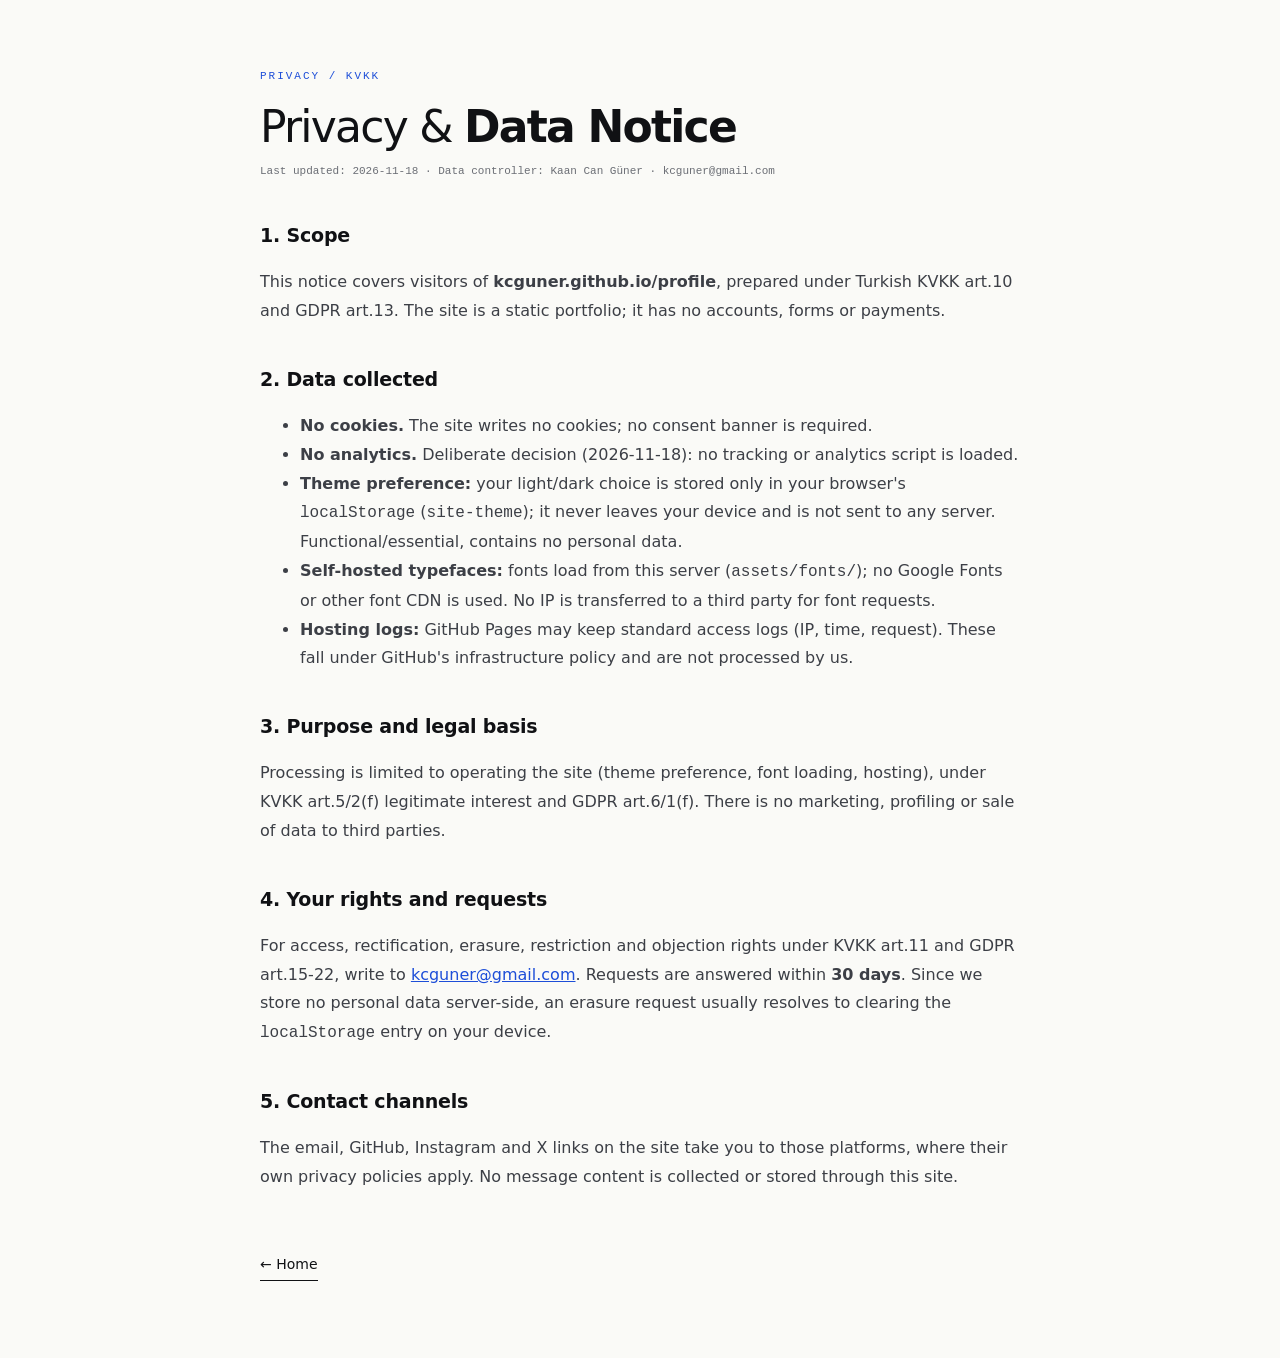
<file: en/privacy.html>
<!DOCTYPE html>
<html lang="en">
<head>
<meta charset="UTF-8">
<meta name="viewport" content="width=device-width, initial-scale=1.0">
<title>Privacy &amp; KVKK Notice — Kaan Can Güner</title>
<meta name="description" content="Privacy policy and KVKK/GDPR notice for kcguner.github.io/profile: no cookies, no analytics, no forms.">
<link rel="canonical" href="https://kcguner.github.io/profile/en/privacy.html">
<link rel="alternate" hreflang="tr" href="https://kcguner.github.io/profile/gizlilik.html">
<link rel="alternate" hreflang="en" href="https://kcguner.github.io/profile/en/privacy.html">
<link rel="alternate" hreflang="x-default" href="https://kcguner.github.io/profile/gizlilik.html">
<meta property="og:title" content="Privacy &amp; KVKK Notice — Kaan Can Güner">
<meta property="og:description" content="Privacy policy and KVKK/GDPR notice for kcguner.github.io/profile: no cookies, no analytics, no forms.">
<meta property="og:type" content="website">
<meta property="og:url" content="https://kcguner.github.io/profile/en/privacy.html">
<meta property="og:image" content="https://kcguner.github.io/profile/images/og-card.png">
<meta name="twitter:card" content="summary_large_image">
<meta name="twitter:title" content="Privacy &amp; KVKK Notice — Kaan Can Güner">
<meta name="twitter:description" content="Privacy policy and KVKK/GDPR notice for kcguner.github.io/profile: no cookies, no analytics, no forms.">
<meta name="twitter:image" content="https://kcguner.github.io/profile/images/og-card.png">
<script type="application/ld+json">
{"@context":"https://schema.org","@type":"WebPage","name":"Privacy & KVKK Notice","url":"https://kcguner.github.io/profile/en/privacy.html","inLanguage":"en","isPartOf":{"@type":"WebSite","name":"Kaan Can Güner","url":"https://kcguner.github.io/profile/"}}
</script>
<style>
body{margin:0;background:#FAFAF7;color:#101114;font-family:'Inter',system-ui,sans-serif;font-size:16px;line-height:1.8}
.wrap{max-width:760px;margin:0 auto;padding:56px 24px 80px}
.code{font-family:ui-monospace,monospace;font-size:11px;letter-spacing:.18em;color:#1D4ED8;margin-bottom:16px}
h1{font-size:clamp(30px,5vw,44px);font-weight:300;letter-spacing:-.04em;line-height:1.1;margin:0 0 10px}
h1 b{font-weight:600}
h2{font-size:19px;font-weight:600;margin:36px 0 10px;letter-spacing:-.01em}
p,li{color:#3C3F46}
.upd{font-family:ui-monospace,monospace;font-size:11px;color:#6B6E75;margin-bottom:34px}
a{color:#1D4ED8}
.back{display:inline-block;margin-top:44px;font-size:14px;font-weight:500;color:#101114;text-decoration:none;border-bottom:1px solid #101114;padding-bottom:3px}
</style>
</head>
<body>
<div class="wrap">
  <p class="code">PRIVACY / KVKK</p>
  <h1>Privacy &amp; <b>Data Notice</b></h1>
  <p class="upd">Last updated: 2026-11-18 · Data controller: Kaan Can Güner · kcguner@gmail.com</p>

  <h2>1. Scope</h2>
  <p>This notice covers visitors of <strong>kcguner.github.io/profile</strong>, prepared under Turkish KVKK art.10 and GDPR art.13. The site is a static portfolio; it has no accounts, forms or payments.</p>

  <h2>2. Data collected</h2>
  <ul>
    <li><strong>No cookies.</strong> The site writes no cookies; no consent banner is required.</li>
    <li><strong>No analytics.</strong> Deliberate decision (2026-11-18): no tracking or analytics script is loaded.</li>
    <li><strong>Theme preference:</strong> your light/dark choice is stored only in your browser's <code>localStorage</code> (<code>site-theme</code>); it never leaves your device and is not sent to any server. Functional/essential, contains no personal data.</li>
    <li><strong>Self-hosted typefaces:</strong> fonts load from this server (<code>assets/fonts/</code>); no Google Fonts or other font CDN is used. No IP is transferred to a third party for font requests.</li>
    <li><strong>Hosting logs:</strong> GitHub Pages may keep standard access logs (IP, time, request). These fall under GitHub's infrastructure policy and are not processed by us.</li>
  </ul>

  <h2>3. Purpose and legal basis</h2>
  <p>Processing is limited to operating the site (theme preference, font loading, hosting), under KVKK art.5/2(f) legitimate interest and GDPR art.6/1(f). There is no marketing, profiling or sale of data to third parties.</p>

  <h2>4. Your rights and requests</h2>
  <p>For access, rectification, erasure, restriction and objection rights under KVKK art.11 and GDPR art.15-22, write to <a href="mailto:kcguner@gmail.com">kcguner@gmail.com</a>. Requests are answered within <strong>30 days</strong>. Since we store no personal data server-side, an erasure request usually resolves to clearing the <code>localStorage</code> entry on your device.</p>

  <h2>5. Contact channels</h2>
  <p>The email, GitHub, Instagram and X links on the site take you to those platforms, where their own privacy policies apply. No message content is collected or stored through this site.</p>

  <a class="back" href="./">← Home</a>
</div>
</body>
</html>
</file>
